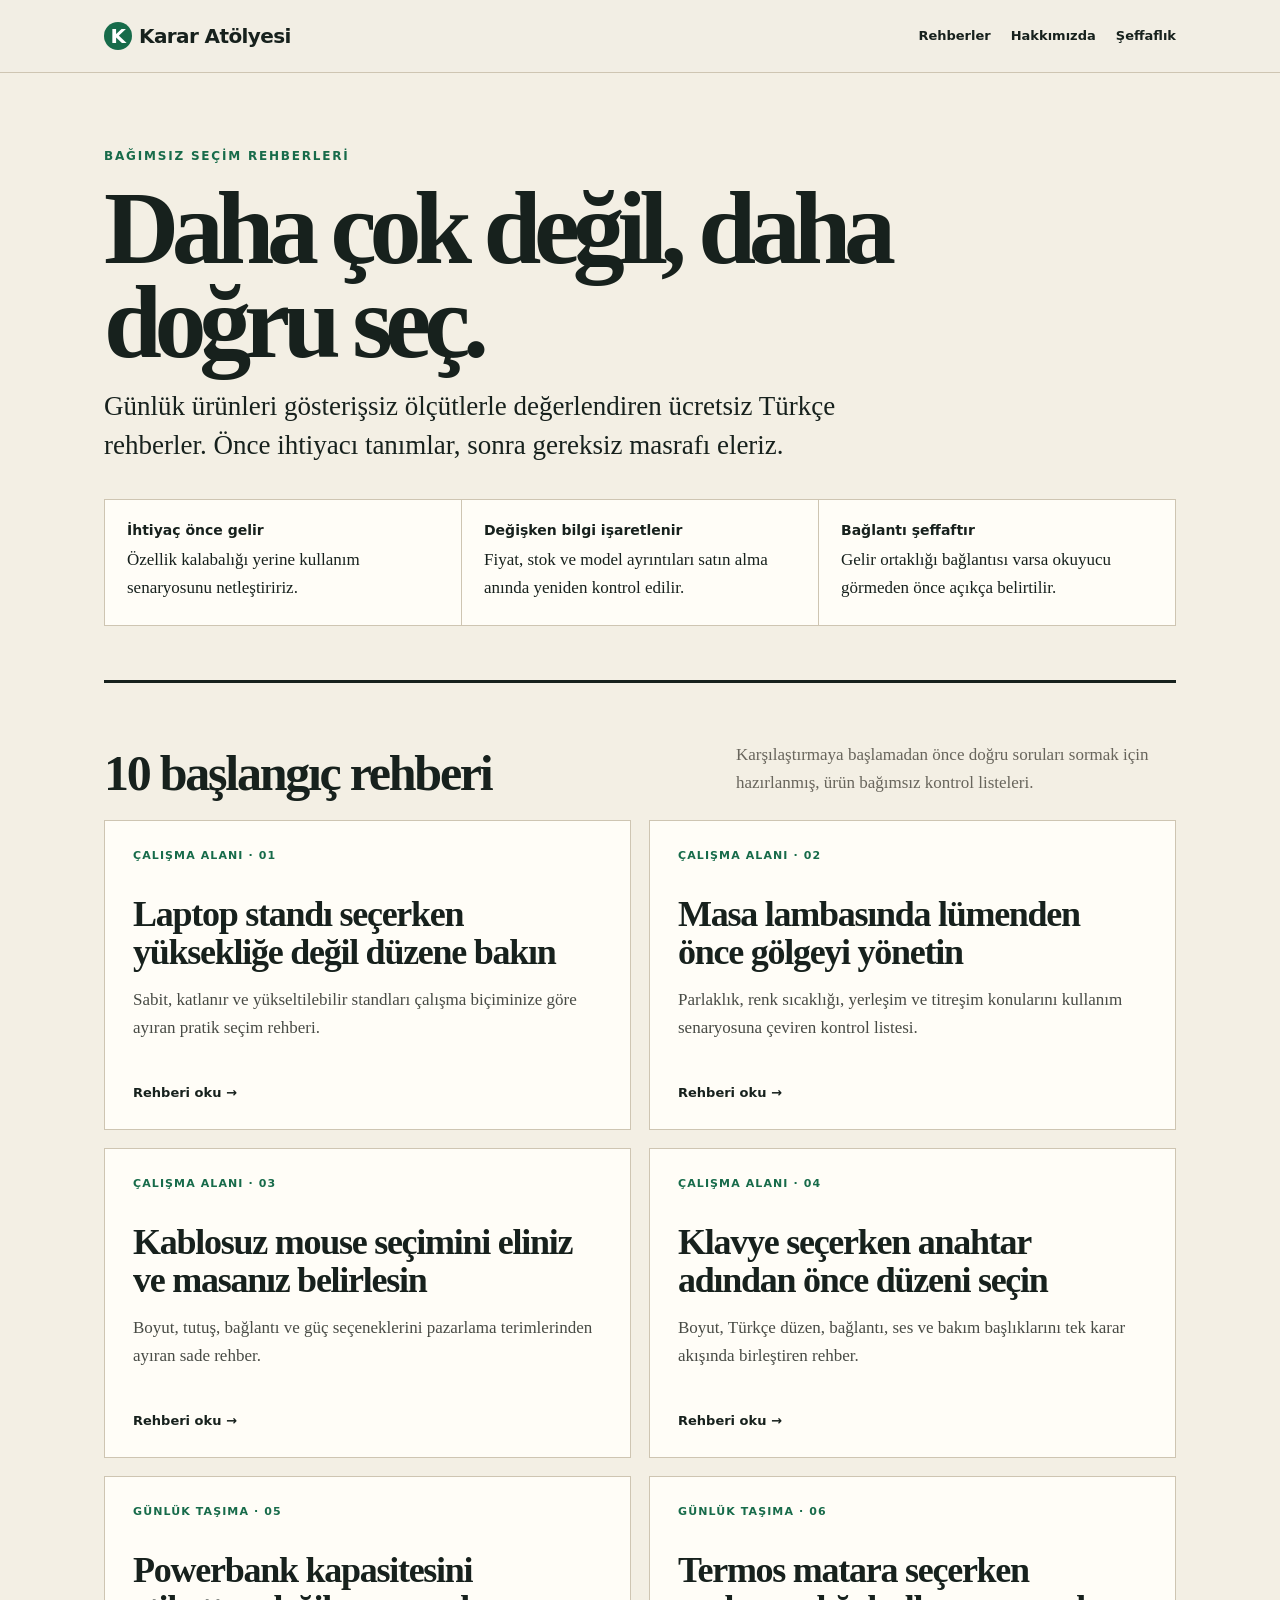
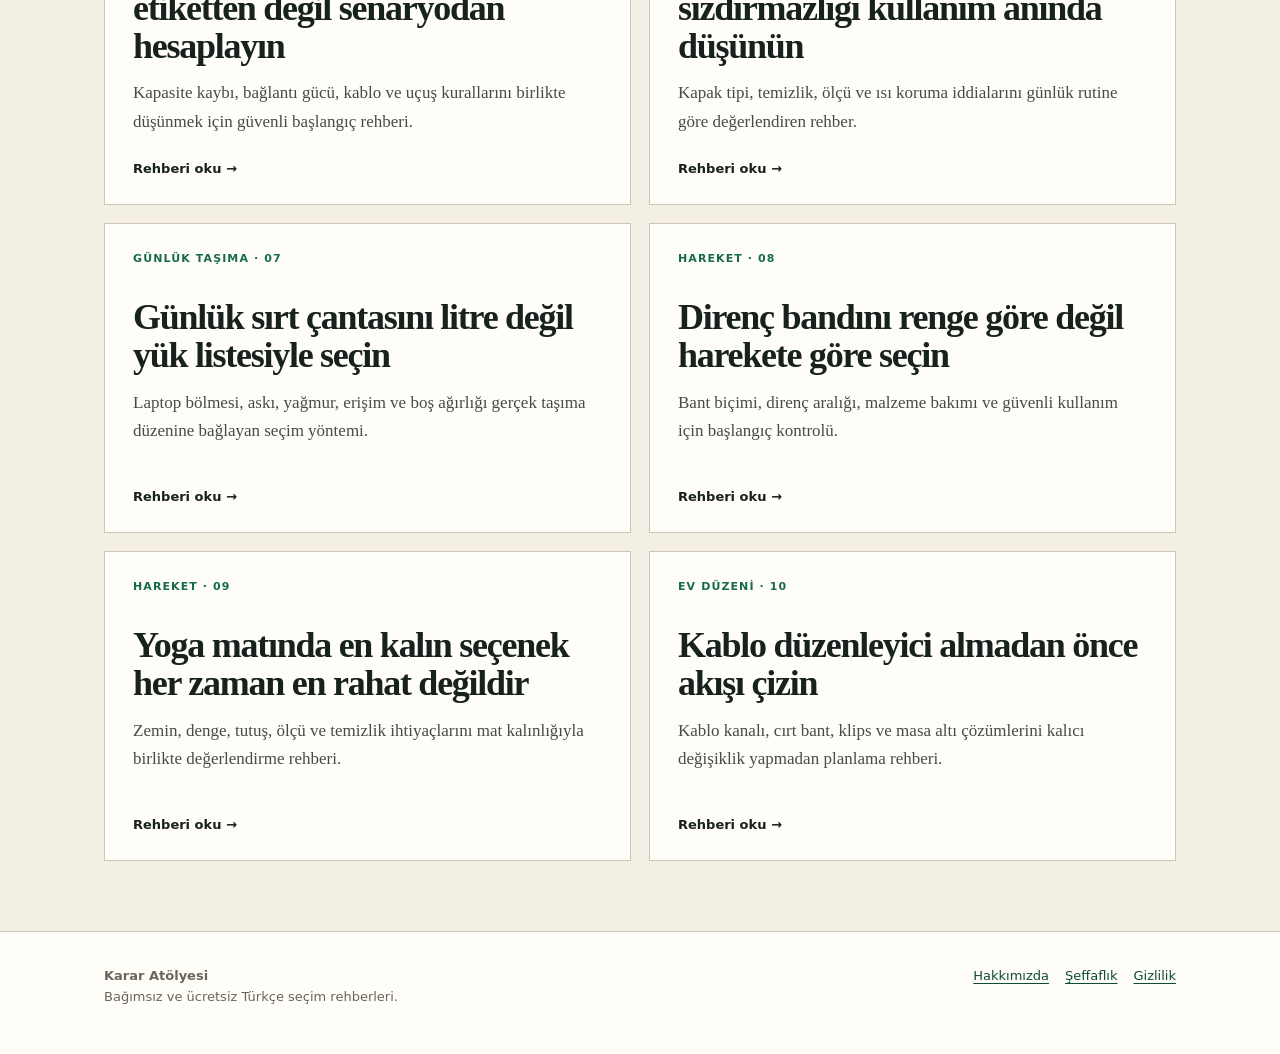
<file: index.html>
<!doctype html>
<html lang="tr">
<head>
  <meta charset="utf-8">
  <meta name="viewport" content="width=device-width, initial-scale=1">
  <meta name="description" content="Günlük ürünler için bağımsız ve ücretsiz Türkçe seçim rehberleri.">
  <meta name="color-scheme" content="light">
  <link rel="canonical" href="https://srqsrtc9kc-lgtm.github.io/karar-atolyesi/">
  <link rel="stylesheet" href="style.css">
  <title>Ana sayfa · Karar Atölyesi</title>
</head>
<body>

<a class="skip" href="#icerik">İçeriğe geç</a>
<header class="topbar"><nav class="nav" aria-label="Ana menü">
  <a class="brand" href="index.html"><span class="brand-mark">K</span>Karar Atölyesi</a>
  <div class="nav-links">
    <a href="index.html#rehberler">Rehberler</a>
    <a href="hakkimizda.html">Hakkımızda</a>
    <a href="seffaflik.html">Şeffaflık</a>
  </div>
</nav></header>

<main id="icerik" class="wrap">
  <section class="hero">
    <div class="eyebrow">Bağımsız seçim rehberleri</div>
    <h1>Daha çok değil, daha doğru seç.</h1>
    <p class="lead">Günlük ürünleri gösterişsiz ölçütlerle değerlendiren ücretsiz Türkçe rehberler. Önce ihtiyacı tanımlar, sonra gereksiz masrafı eleriz.</p>
    <div class="principles" aria-label="Yayın ilkeleri">
      <div class="principle"><strong>İhtiyaç önce gelir</strong>Özellik kalabalığı yerine kullanım senaryosunu netleştiririz.</div>
      <div class="principle"><strong>Değişken bilgi işaretlenir</strong>Fiyat, stok ve model ayrıntıları satın alma anında yeniden kontrol edilir.</div>
      <div class="principle"><strong>Bağlantı şeffaftır</strong>Gelir ortaklığı bağlantısı varsa okuyucu görmeden önce açıkça belirtilir.</div>
    </div>
  </section>
  <section id="rehberler" aria-labelledby="rehber-baslik">
    <div class="section-head"><h2 id="rehber-baslik">10 başlangıç rehberi</h2><p>Karşılaştırmaya başlamadan önce doğru soruları sormak için hazırlanmış, ürün bağımsız kontrol listeleri.</p></div>
    <div class="grid"><a class="card" href="rehberler/laptop-standi-secim-rehberi.html">
  <span class="meta">Çalışma alanı · 01</span>
  <h3>Laptop standı seçerken yüksekliğe değil düzene bakın</h3>
  <p>Sabit, katlanır ve yükseltilebilir standları çalışma biçiminize göre ayıran pratik seçim rehberi.</p>
  <span class="read">Rehberi oku →</span>
</a>
<a class="card" href="rehberler/masa-lambasi-secim-rehberi.html">
  <span class="meta">Çalışma alanı · 02</span>
  <h3>Masa lambasında lümenden önce gölgeyi yönetin</h3>
  <p>Parlaklık, renk sıcaklığı, yerleşim ve titreşim konularını kullanım senaryosuna çeviren kontrol listesi.</p>
  <span class="read">Rehberi oku →</span>
</a>
<a class="card" href="rehberler/kablosuz-mouse-secim-rehberi.html">
  <span class="meta">Çalışma alanı · 03</span>
  <h3>Kablosuz mouse seçimini eliniz ve masanız belirlesin</h3>
  <p>Boyut, tutuş, bağlantı ve güç seçeneklerini pazarlama terimlerinden ayıran sade rehber.</p>
  <span class="read">Rehberi oku →</span>
</a>
<a class="card" href="rehberler/klavye-secim-rehberi.html">
  <span class="meta">Çalışma alanı · 04</span>
  <h3>Klavye seçerken anahtar adından önce düzeni seçin</h3>
  <p>Boyut, Türkçe düzen, bağlantı, ses ve bakım başlıklarını tek karar akışında birleştiren rehber.</p>
  <span class="read">Rehberi oku →</span>
</a>
<a class="card" href="rehberler/powerbank-secim-rehberi.html">
  <span class="meta">Günlük taşıma · 05</span>
  <h3>Powerbank kapasitesini etiketten değil senaryodan hesaplayın</h3>
  <p>Kapasite kaybı, bağlantı gücü, kablo ve uçuş kurallarını birlikte düşünmek için güvenli başlangıç rehberi.</p>
  <span class="read">Rehberi oku →</span>
</a>
<a class="card" href="rehberler/termos-matara-secim-rehberi.html">
  <span class="meta">Günlük taşıma · 06</span>
  <h3>Termos matara seçerken sızdırmazlığı kullanım anında düşünün</h3>
  <p>Kapak tipi, temizlik, ölçü ve ısı koruma iddialarını günlük rutine göre değerlendiren rehber.</p>
  <span class="read">Rehberi oku →</span>
</a>
<a class="card" href="rehberler/gunluk-sirt-cantasi-secim-rehberi.html">
  <span class="meta">Günlük taşıma · 07</span>
  <h3>Günlük sırt çantasını litre değil yük listesiyle seçin</h3>
  <p>Laptop bölmesi, askı, yağmur, erişim ve boş ağırlığı gerçek taşıma düzenine bağlayan seçim yöntemi.</p>
  <span class="read">Rehberi oku →</span>
</a>
<a class="card" href="rehberler/direnc-bandi-secim-rehberi.html">
  <span class="meta">Hareket · 08</span>
  <h3>Direnç bandını renge göre değil harekete göre seçin</h3>
  <p>Bant biçimi, direnç aralığı, malzeme bakımı ve güvenli kullanım için başlangıç kontrolü.</p>
  <span class="read">Rehberi oku →</span>
</a>
<a class="card" href="rehberler/yoga-mati-secim-rehberi.html">
  <span class="meta">Hareket · 09</span>
  <h3>Yoga matında en kalın seçenek her zaman en rahat değildir</h3>
  <p>Zemin, denge, tutuş, ölçü ve temizlik ihtiyaçlarını mat kalınlığıyla birlikte değerlendirme rehberi.</p>
  <span class="read">Rehberi oku →</span>
</a>
<a class="card" href="rehberler/kablo-duzenleyici-secim-rehberi.html">
  <span class="meta">Ev düzeni · 10</span>
  <h3>Kablo düzenleyici almadan önce akışı çizin</h3>
  <p>Kablo kanalı, cırt bant, klips ve masa altı çözümlerini kalıcı değişiklik yapmadan planlama rehberi.</p>
  <span class="read">Rehberi oku →</span>
</a></div>
  </section>
</main>

<footer class="footer"><div class="footer-inner">
  <div><strong>Karar Atölyesi</strong><br>Bağımsız ve ücretsiz Türkçe seçim rehberleri.</div>
  <div class="footer-links">
    <a href="hakkimizda.html">Hakkımızda</a>
    <a href="seffaflik.html">Şeffaflık</a>
    <a href="gizlilik.html">Gizlilik</a>
  </div>
</div></footer>
</body>
</html>
</file>
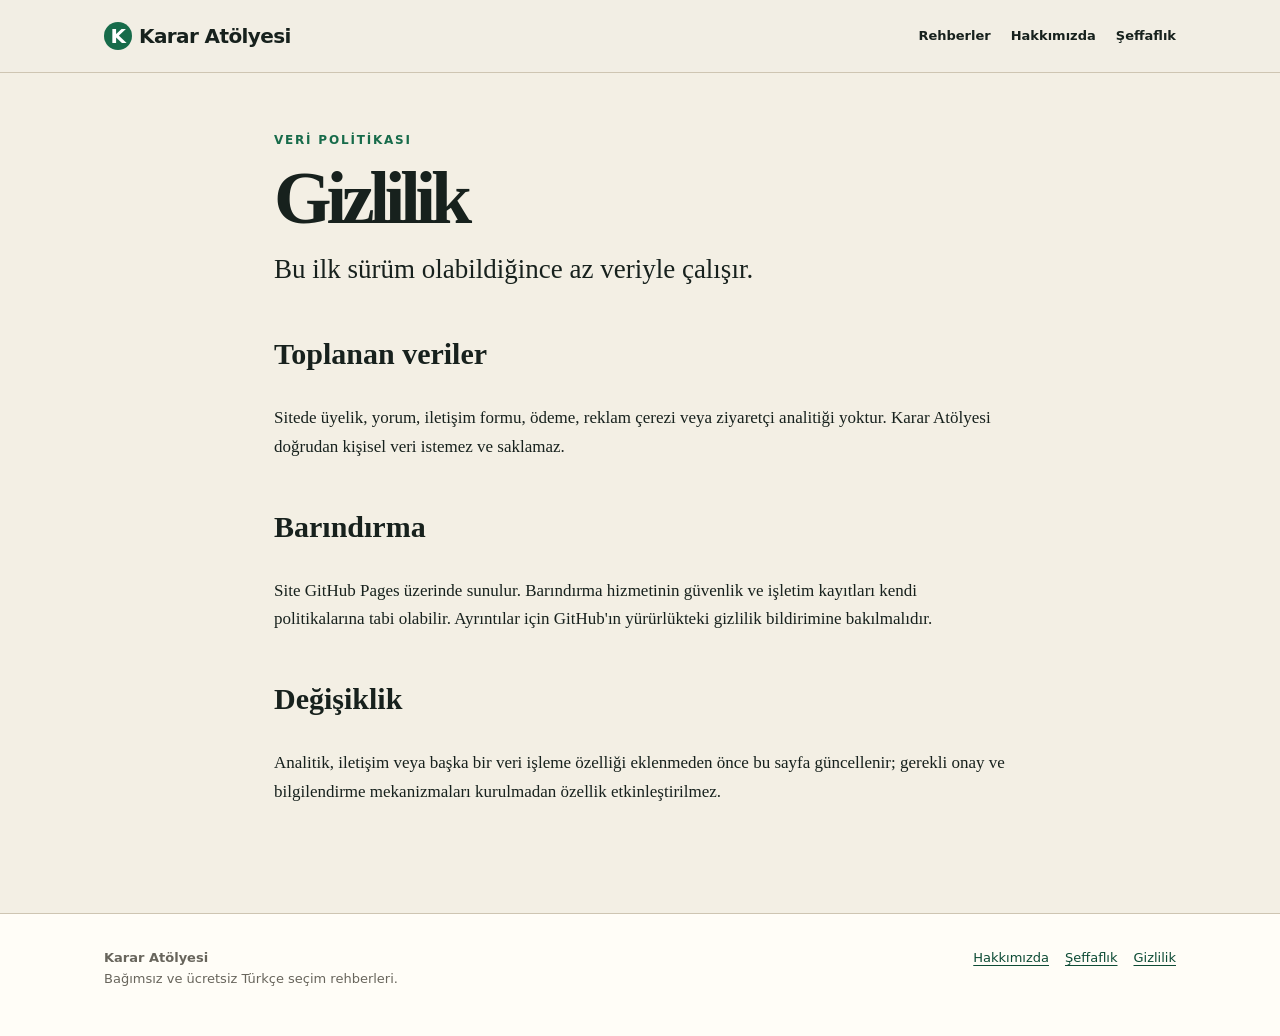
<file: gizlilik.html>
<!doctype html>
<html lang="tr">
<head>
  <meta charset="utf-8">
  <meta name="viewport" content="width=device-width, initial-scale=1">
  <meta name="description" content="Karar Atölyesi veri ve gizlilik yaklaşımı.">
  <meta name="color-scheme" content="light">
  <link rel="canonical" href="https://srqsrtc9kc-lgtm.github.io/karar-atolyesi/gizlilik.html">
  <link rel="stylesheet" href="style.css">
  <title>Gizlilik · Karar Atölyesi</title>
</head>
<body>

<a class="skip" href="#icerik">İçeriğe geç</a>
<header class="topbar"><nav class="nav" aria-label="Ana menü">
  <a class="brand" href="index.html"><span class="brand-mark">K</span>Karar Atölyesi</a>
  <div class="nav-links">
    <a href="index.html#rehberler">Rehberler</a>
    <a href="hakkimizda.html">Hakkımızda</a>
    <a href="seffaflik.html">Şeffaflık</a>
  </div>
</nav></header>
<main id="icerik" class="wrap page"><div class="eyebrow">Veri politikası</div><h1>Gizlilik</h1>
<p class="lead">Bu ilk sürüm olabildiğince az veriyle çalışır.</p>
<h2>Toplanan veriler</h2><p>Sitede üyelik, yorum, iletişim formu, ödeme, reklam çerezi veya ziyaretçi analitiği yoktur. Karar Atölyesi doğrudan kişisel veri istemez ve saklamaz.</p>
<h2>Barındırma</h2><p>Site GitHub Pages üzerinde sunulur. Barındırma hizmetinin güvenlik ve işletim kayıtları kendi politikalarına tabi olabilir. Ayrıntılar için GitHub'ın yürürlükteki gizlilik bildirimine bakılmalıdır.</p>
<h2>Değişiklik</h2><p>Analitik, iletişim veya başka bir veri işleme özelliği eklenmeden önce bu sayfa güncellenir; gerekli onay ve bilgilendirme mekanizmaları kurulmadan özellik etkinleştirilmez.</p></main>

<footer class="footer"><div class="footer-inner">
  <div><strong>Karar Atölyesi</strong><br>Bağımsız ve ücretsiz Türkçe seçim rehberleri.</div>
  <div class="footer-links">
    <a href="hakkimizda.html">Hakkımızda</a>
    <a href="seffaflik.html">Şeffaflık</a>
    <a href="gizlilik.html">Gizlilik</a>
  </div>
</div></footer>
</body>
</html>
</file>
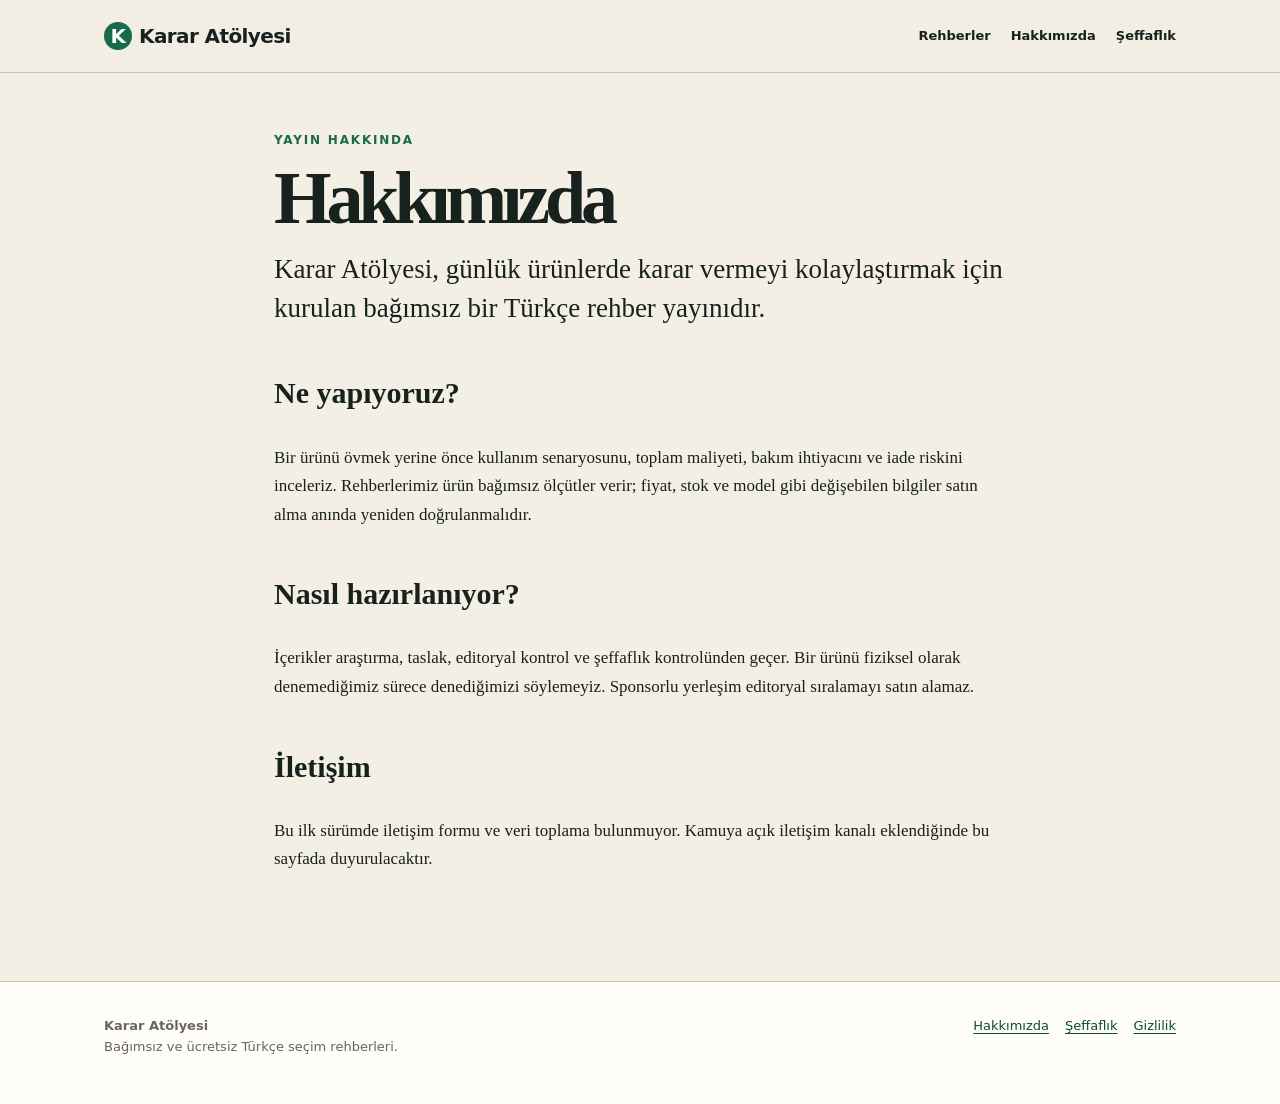
<file: hakkimizda.html>
<!doctype html>
<html lang="tr">
<head>
  <meta charset="utf-8">
  <meta name="viewport" content="width=device-width, initial-scale=1">
  <meta name="description" content="Karar Atölyesi&#x27;nin amacı ve yayın yöntemi.">
  <meta name="color-scheme" content="light">
  <link rel="canonical" href="https://srqsrtc9kc-lgtm.github.io/karar-atolyesi/hakkimizda.html">
  <link rel="stylesheet" href="style.css">
  <title>Hakkımızda · Karar Atölyesi</title>
</head>
<body>

<a class="skip" href="#icerik">İçeriğe geç</a>
<header class="topbar"><nav class="nav" aria-label="Ana menü">
  <a class="brand" href="index.html"><span class="brand-mark">K</span>Karar Atölyesi</a>
  <div class="nav-links">
    <a href="index.html#rehberler">Rehberler</a>
    <a href="hakkimizda.html">Hakkımızda</a>
    <a href="seffaflik.html">Şeffaflık</a>
  </div>
</nav></header>
<main id="icerik" class="wrap page"><div class="eyebrow">Yayın hakkında</div><h1>Hakkımızda</h1>
<p class="lead">Karar Atölyesi, günlük ürünlerde karar vermeyi kolaylaştırmak için kurulan bağımsız bir Türkçe rehber yayınıdır.</p>
<h2>Ne yapıyoruz?</h2><p>Bir ürünü övmek yerine önce kullanım senaryosunu, toplam maliyeti, bakım ihtiyacını ve iade riskini inceleriz. Rehberlerimiz ürün bağımsız ölçütler verir; fiyat, stok ve model gibi değişebilen bilgiler satın alma anında yeniden doğrulanmalıdır.</p>
<h2>Nasıl hazırlanıyor?</h2><p>İçerikler araştırma, taslak, editoryal kontrol ve şeffaflık kontrolünden geçer. Bir ürünü fiziksel olarak denemediğimiz sürece denediğimizi söylemeyiz. Sponsorlu yerleşim editoryal sıralamayı satın alamaz.</p>
<h2>İletişim</h2><p>Bu ilk sürümde iletişim formu ve veri toplama bulunmuyor. Kamuya açık iletişim kanalı eklendiğinde bu sayfada duyurulacaktır.</p></main>

<footer class="footer"><div class="footer-inner">
  <div><strong>Karar Atölyesi</strong><br>Bağımsız ve ücretsiz Türkçe seçim rehberleri.</div>
  <div class="footer-links">
    <a href="hakkimizda.html">Hakkımızda</a>
    <a href="seffaflik.html">Şeffaflık</a>
    <a href="gizlilik.html">Gizlilik</a>
  </div>
</div></footer>
</body>
</html>
</file>
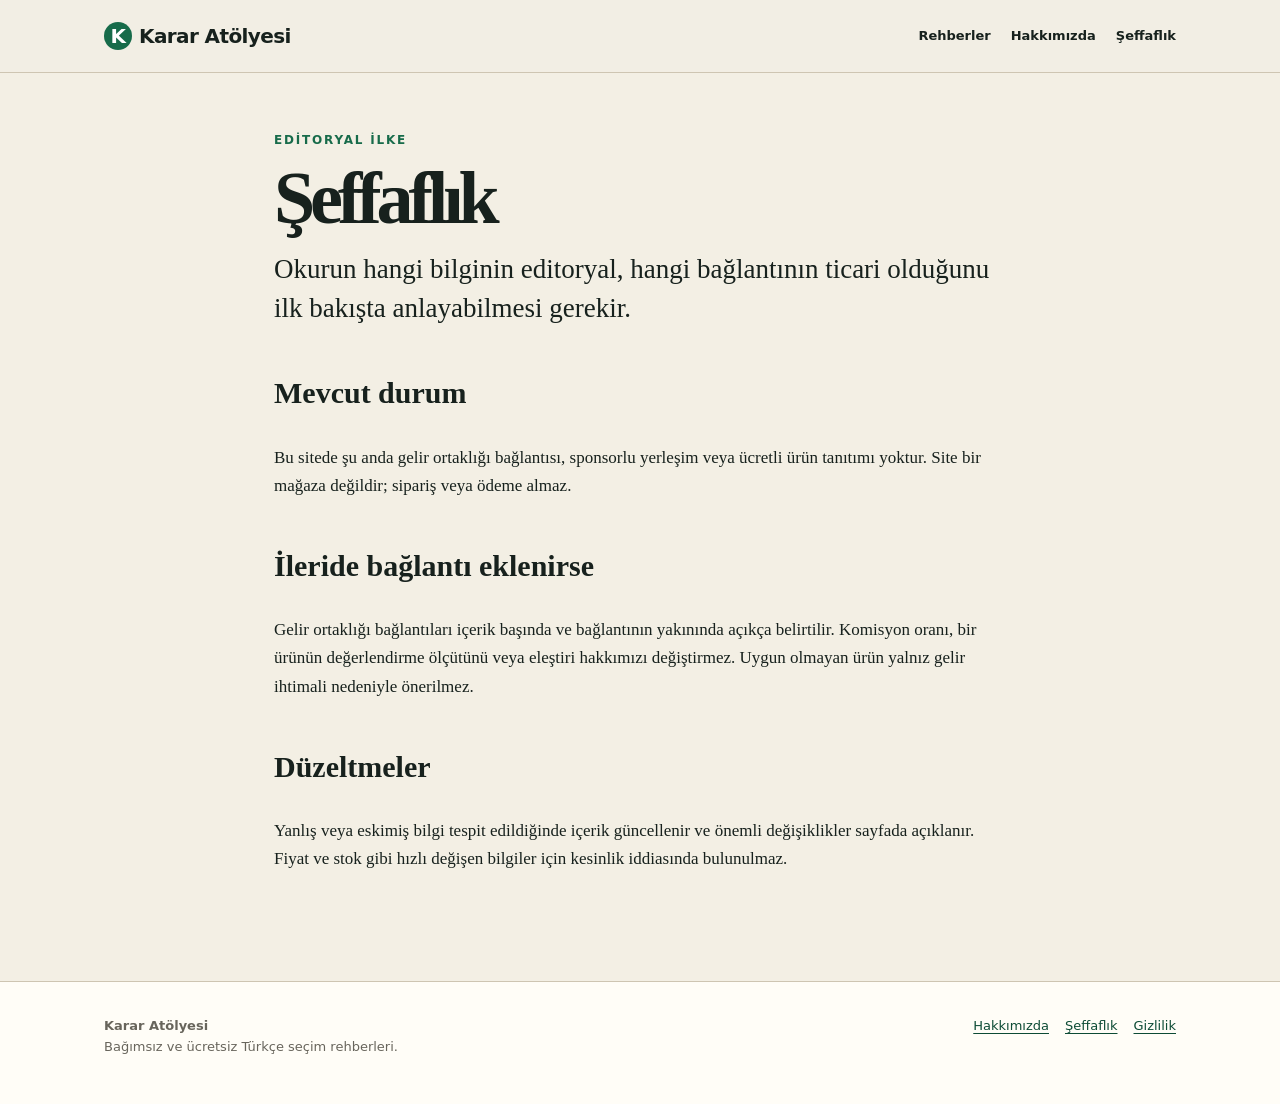
<file: seffaflik.html>
<!doctype html>
<html lang="tr">
<head>
  <meta charset="utf-8">
  <meta name="viewport" content="width=device-width, initial-scale=1">
  <meta name="description" content="Karar Atölyesi gelir ortaklığı ve editoryal bağımsızlık ilkeleri.">
  <meta name="color-scheme" content="light">
  <link rel="canonical" href="https://srqsrtc9kc-lgtm.github.io/karar-atolyesi/seffaflik.html">
  <link rel="stylesheet" href="style.css">
  <title>Şeffaflık · Karar Atölyesi</title>
</head>
<body>

<a class="skip" href="#icerik">İçeriğe geç</a>
<header class="topbar"><nav class="nav" aria-label="Ana menü">
  <a class="brand" href="index.html"><span class="brand-mark">K</span>Karar Atölyesi</a>
  <div class="nav-links">
    <a href="index.html#rehberler">Rehberler</a>
    <a href="hakkimizda.html">Hakkımızda</a>
    <a href="seffaflik.html">Şeffaflık</a>
  </div>
</nav></header>
<main id="icerik" class="wrap page"><div class="eyebrow">Editoryal ilke</div><h1>Şeffaflık</h1>
<p class="lead">Okurun hangi bilginin editoryal, hangi bağlantının ticari olduğunu ilk bakışta anlayabilmesi gerekir.</p>
<h2>Mevcut durum</h2><p>Bu sitede şu anda gelir ortaklığı bağlantısı, sponsorlu yerleşim veya ücretli ürün tanıtımı yoktur. Site bir mağaza değildir; sipariş veya ödeme almaz.</p>
<h2>İleride bağlantı eklenirse</h2><p>Gelir ortaklığı bağlantıları içerik başında ve bağlantının yakınında açıkça belirtilir. Komisyon oranı, bir ürünün değerlendirme ölçütünü veya eleştiri hakkımızı değiştirmez. Uygun olmayan ürün yalnız gelir ihtimali nedeniyle önerilmez.</p>
<h2>Düzeltmeler</h2><p>Yanlış veya eskimiş bilgi tespit edildiğinde içerik güncellenir ve önemli değişiklikler sayfada açıklanır. Fiyat ve stok gibi hızlı değişen bilgiler için kesinlik iddiasında bulunulmaz.</p></main>

<footer class="footer"><div class="footer-inner">
  <div><strong>Karar Atölyesi</strong><br>Bağımsız ve ücretsiz Türkçe seçim rehberleri.</div>
  <div class="footer-links">
    <a href="hakkimizda.html">Hakkımızda</a>
    <a href="seffaflik.html">Şeffaflık</a>
    <a href="gizlilik.html">Gizlilik</a>
  </div>
</div></footer>
</body>
</html>
</file>
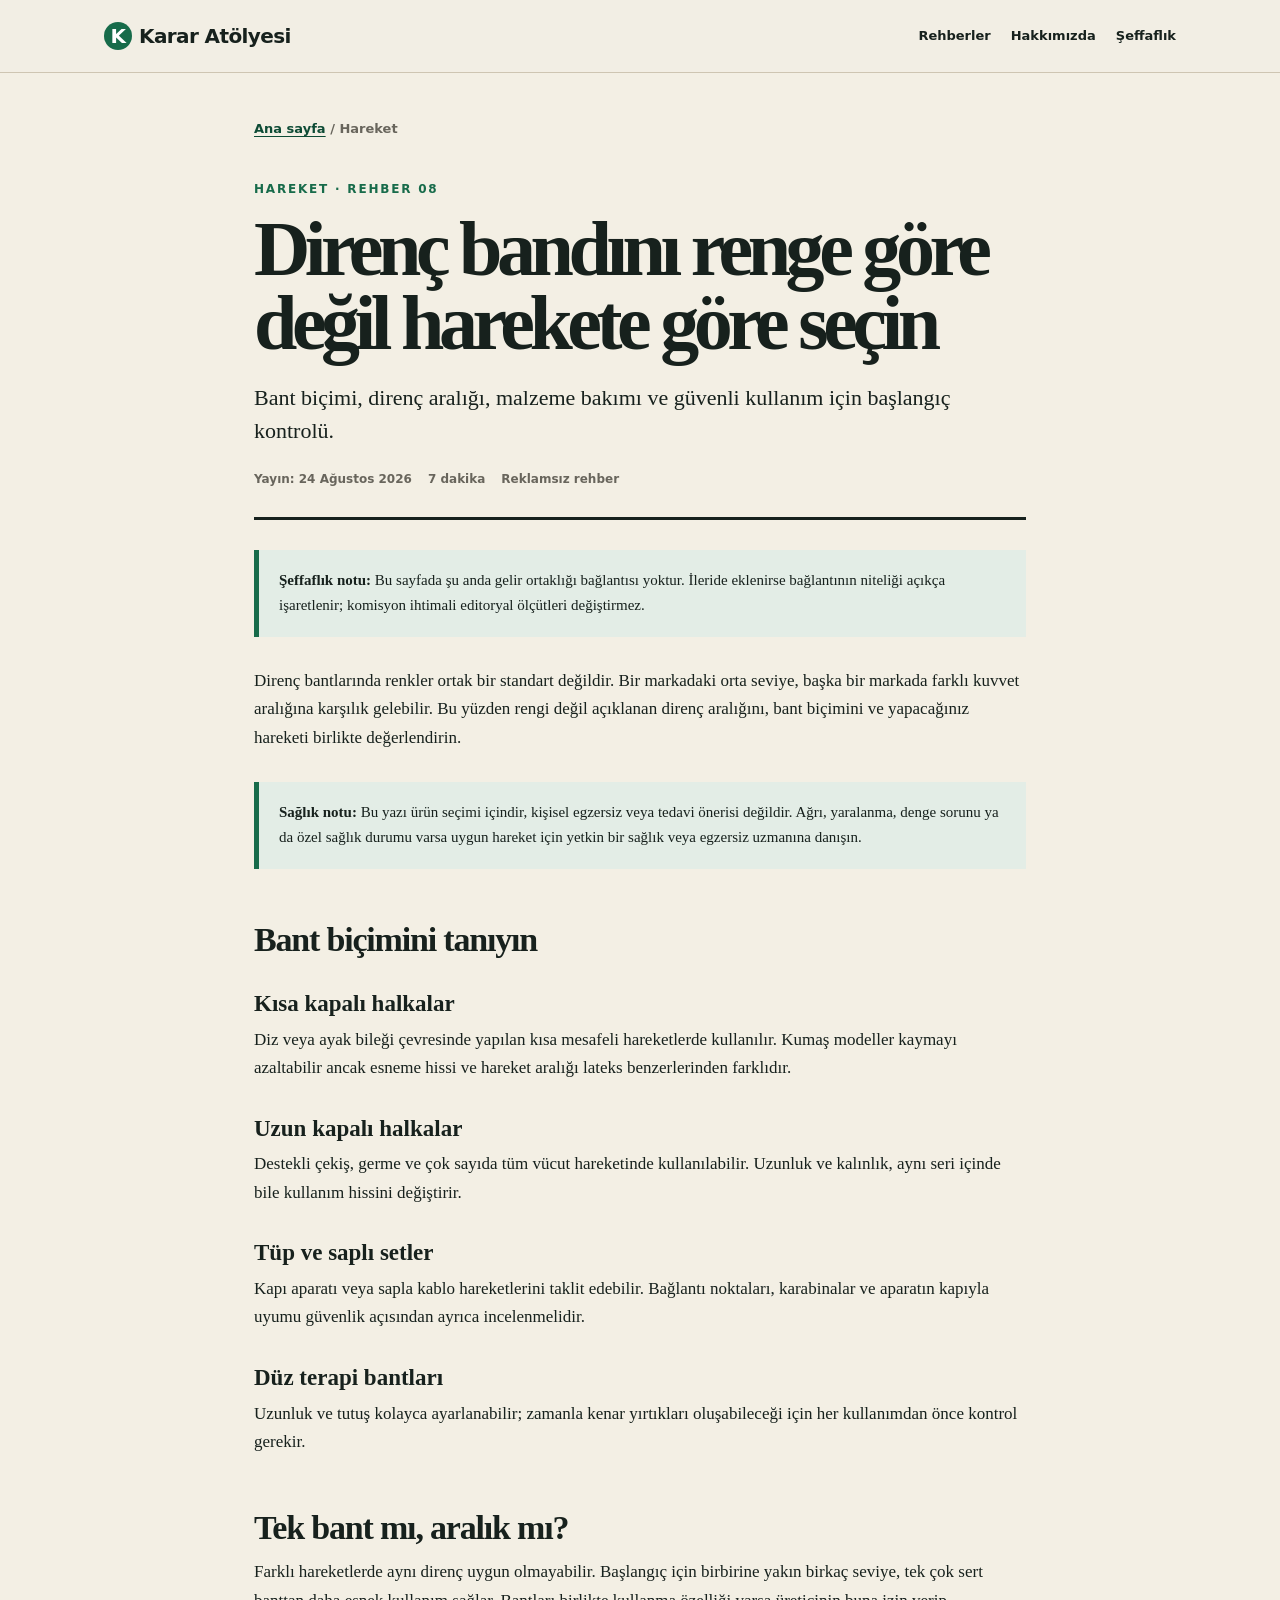
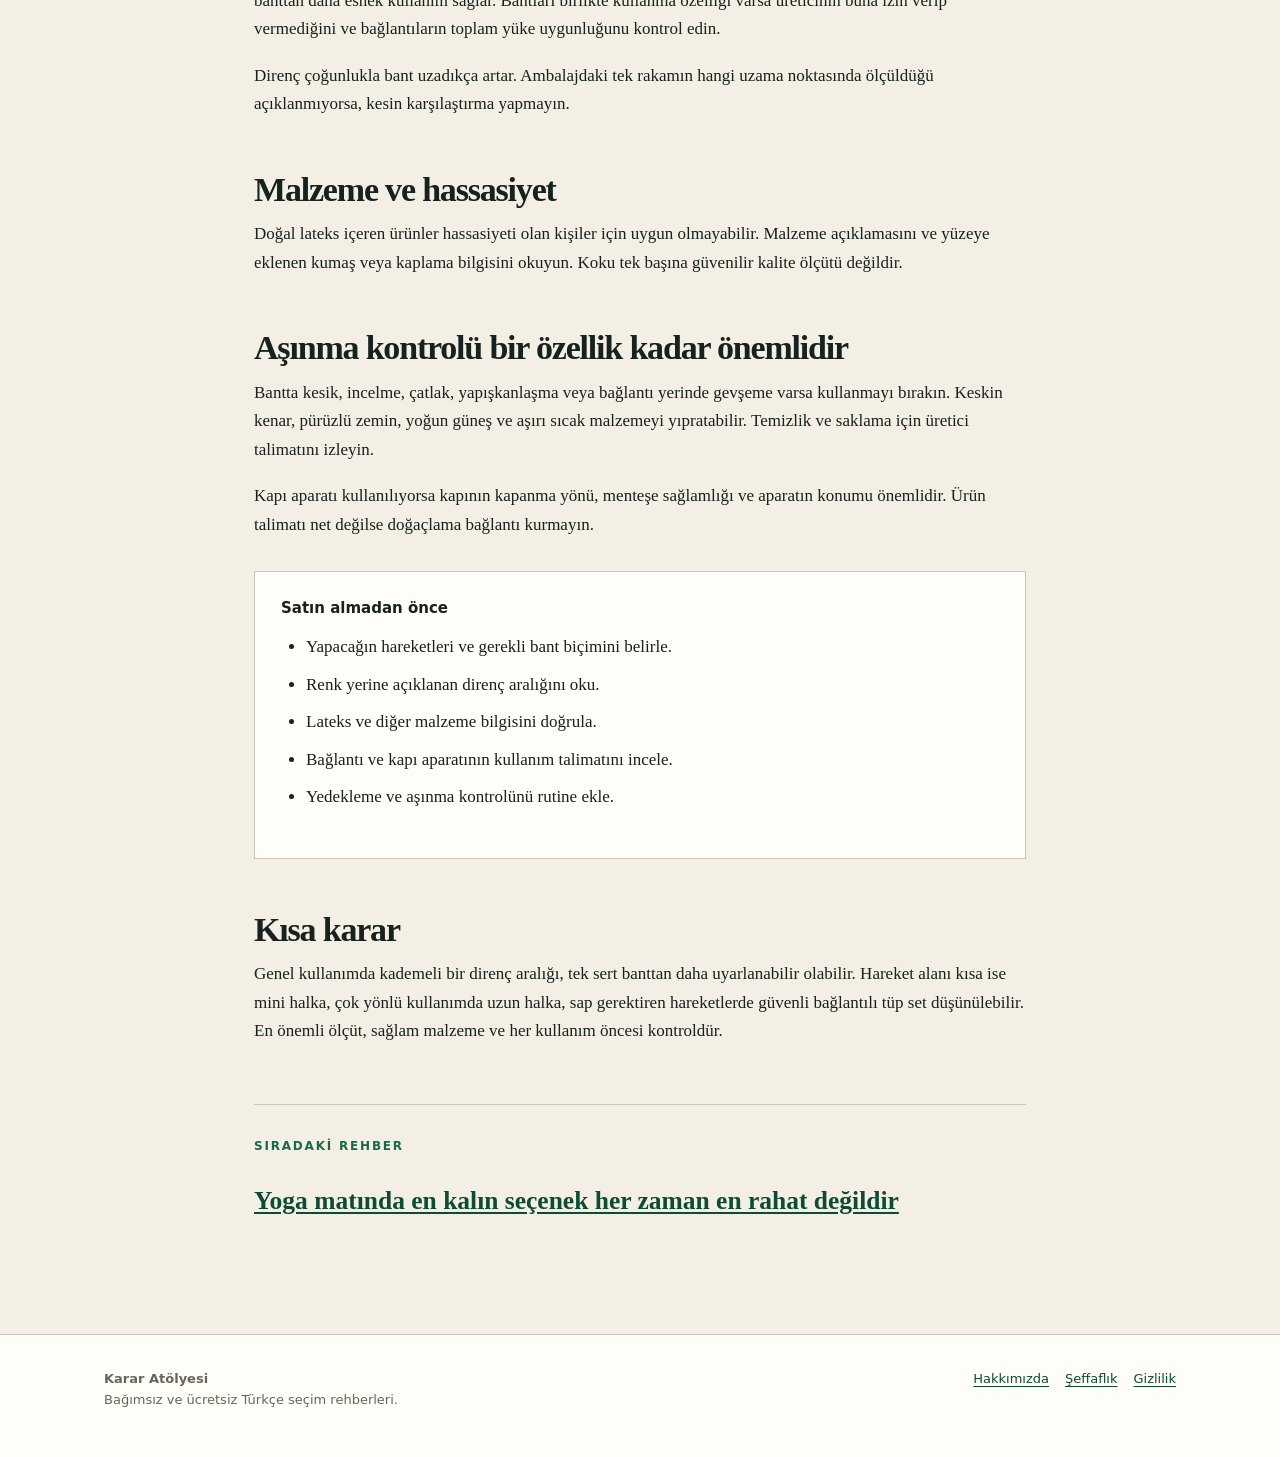
<file: rehberler/direnc-bandi-secim-rehberi.html>
<!doctype html>
<html lang="tr">
<head>
  <meta charset="utf-8">
  <meta name="viewport" content="width=device-width, initial-scale=1">
  <meta name="description" content="Bant biçimi, direnç aralığı, malzeme bakımı ve güvenli kullanım için başlangıç kontrolü.">
  <meta name="color-scheme" content="light">
  <link rel="canonical" href="https://srqsrtc9kc-lgtm.github.io/karar-atolyesi/rehberler/direnc-bandi-secim-rehberi.html">
  <link rel="stylesheet" href="../style.css">
  <title>Direnç bandını renge göre değil harekete göre seçin · Karar Atölyesi</title>
</head>
<body>

<a class="skip" href="#icerik">İçeriğe geç</a>
<header class="topbar"><nav class="nav" aria-label="Ana menü">
  <a class="brand" href="../index.html"><span class="brand-mark">K</span>Karar Atölyesi</a>
  <div class="nav-links">
    <a href="../index.html#rehberler">Rehberler</a>
    <a href="../hakkimizda.html">Hakkımızda</a>
    <a href="../seffaflik.html">Şeffaflık</a>
  </div>
</nav></header>

<main id="icerik" class="article-shell">
  <div class="crumbs"><a href="../index.html">Ana sayfa</a> / Hareket</div>
  <header class="article-head">
    <div class="eyebrow">Hareket · Rehber 08</div>
    <h1>Direnç bandını renge göre değil harekete göre seçin</h1>
    <p class="summary">Bant biçimi, direnç aralığı, malzeme bakımı ve güvenli kullanım için başlangıç kontrolü.</p>
    <div class="article-meta"><span>Yayın: 24 Ağustos 2026</span><span>7 dakika</span><span>Reklamsız rehber</span></div>
  </header>
  <aside class="notice"><strong>Şeffaflık notu:</strong> Bu sayfada şu anda gelir ortaklığı bağlantısı yoktur. İleride eklenirse bağlantının niteliği açıkça işaretlenir; komisyon ihtimali editoryal ölçütleri değiştirmez.</aside>
  <article class="article-body">
<p>Direnç bantlarında renkler ortak bir standart değildir. Bir markadaki orta seviye, başka bir markada farklı kuvvet aralığına karşılık gelebilir. Bu yüzden rengi değil açıklanan direnç aralığını, bant biçimini ve yapacağınız hareketi birlikte değerlendirin.</p>
<aside class="notice"><strong>Sağlık notu:</strong> Bu yazı ürün seçimi içindir, kişisel egzersiz veya tedavi önerisi değildir. Ağrı, yaralanma, denge sorunu ya da özel sağlık durumu varsa uygun hareket için yetkin bir sağlık veya egzersiz uzmanına danışın.</aside>
<h2>Bant biçimini tanıyın</h2>
<h3>Kısa kapalı halkalar</h3><p>Diz veya ayak bileği çevresinde yapılan kısa mesafeli hareketlerde kullanılır. Kumaş modeller kaymayı azaltabilir ancak esneme hissi ve hareket aralığı lateks benzerlerinden farklıdır.</p>
<h3>Uzun kapalı halkalar</h3><p>Destekli çekiş, germe ve çok sayıda tüm vücut hareketinde kullanılabilir. Uzunluk ve kalınlık, aynı seri içinde bile kullanım hissini değiştirir.</p>
<h3>Tüp ve saplı setler</h3><p>Kapı aparatı veya sapla kablo hareketlerini taklit edebilir. Bağlantı noktaları, karabinalar ve aparatın kapıyla uyumu güvenlik açısından ayrıca incelenmelidir.</p>
<h3>Düz terapi bantları</h3><p>Uzunluk ve tutuş kolayca ayarlanabilir; zamanla kenar yırtıkları oluşabileceği için her kullanımdan önce kontrol gerekir.</p>
<h2>Tek bant mı, aralık mı?</h2>
<p>Farklı hareketlerde aynı direnç uygun olmayabilir. Başlangıç için birbirine yakın birkaç seviye, tek çok sert banttan daha esnek kullanım sağlar. Bantları birlikte kullanma özelliği varsa üreticinin buna izin verip vermediğini ve bağlantıların toplam yüke uygunluğunu kontrol edin.</p>
<p>Direnç çoğunlukla bant uzadıkça artar. Ambalajdaki tek rakamın hangi uzama noktasında ölçüldüğü açıklanmıyorsa, kesin karşılaştırma yapmayın.</p>
<h2>Malzeme ve hassasiyet</h2>
<p>Doğal lateks içeren ürünler hassasiyeti olan kişiler için uygun olmayabilir. Malzeme açıklamasını ve yüzeye eklenen kumaş veya kaplama bilgisini okuyun. Koku tek başına güvenilir kalite ölçütü değildir.</p>
<h2>Aşınma kontrolü bir özellik kadar önemlidir</h2>
<p>Bantta kesik, incelme, çatlak, yapışkanlaşma veya bağlantı yerinde gevşeme varsa kullanmayı bırakın. Keskin kenar, pürüzlü zemin, yoğun güneş ve aşırı sıcak malzemeyi yıpratabilir. Temizlik ve saklama için üretici talimatını izleyin.</p>
<p>Kapı aparatı kullanılıyorsa kapının kapanma yönü, menteşe sağlamlığı ve aparatın konumu önemlidir. Ürün talimatı net değilse doğaçlama bağlantı kurmayın.</p>
<div class="checklist"><strong>Satın almadan önce</strong><ul><li>Yapacağın hareketleri ve gerekli bant biçimini belirle.</li><li>Renk yerine açıklanan direnç aralığını oku.</li><li>Lateks ve diğer malzeme bilgisini doğrula.</li><li>Bağlantı ve kapı aparatının kullanım talimatını incele.</li><li>Yedekleme ve aşınma kontrolünü rutine ekle.</li></ul></div>
<h2>Kısa karar</h2><p>Genel kullanımda kademeli bir direnç aralığı, tek sert banttan daha uyarlanabilir olabilir. Hareket alanı kısa ise mini halka, çok yönlü kullanımda uzun halka, sap gerektiren hareketlerde güvenli bağlantılı tüp set düşünülebilir. En önemli ölçüt, sağlam malzeme ve her kullanım öncesi kontroldür.</p>
</article>
  <div class="next"><span class="eyebrow">Sıradaki rehber</span><h2><a href="yoga-mati-secim-rehberi.html">Yoga matında en kalın seçenek her zaman en rahat değildir</a></h2></div>
</main>

<footer class="footer"><div class="footer-inner">
  <div><strong>Karar Atölyesi</strong><br>Bağımsız ve ücretsiz Türkçe seçim rehberleri.</div>
  <div class="footer-links">
    <a href="../hakkimizda.html">Hakkımızda</a>
    <a href="../seffaflik.html">Şeffaflık</a>
    <a href="../gizlilik.html">Gizlilik</a>
  </div>
</div></footer>
</body>
</html>
</file>
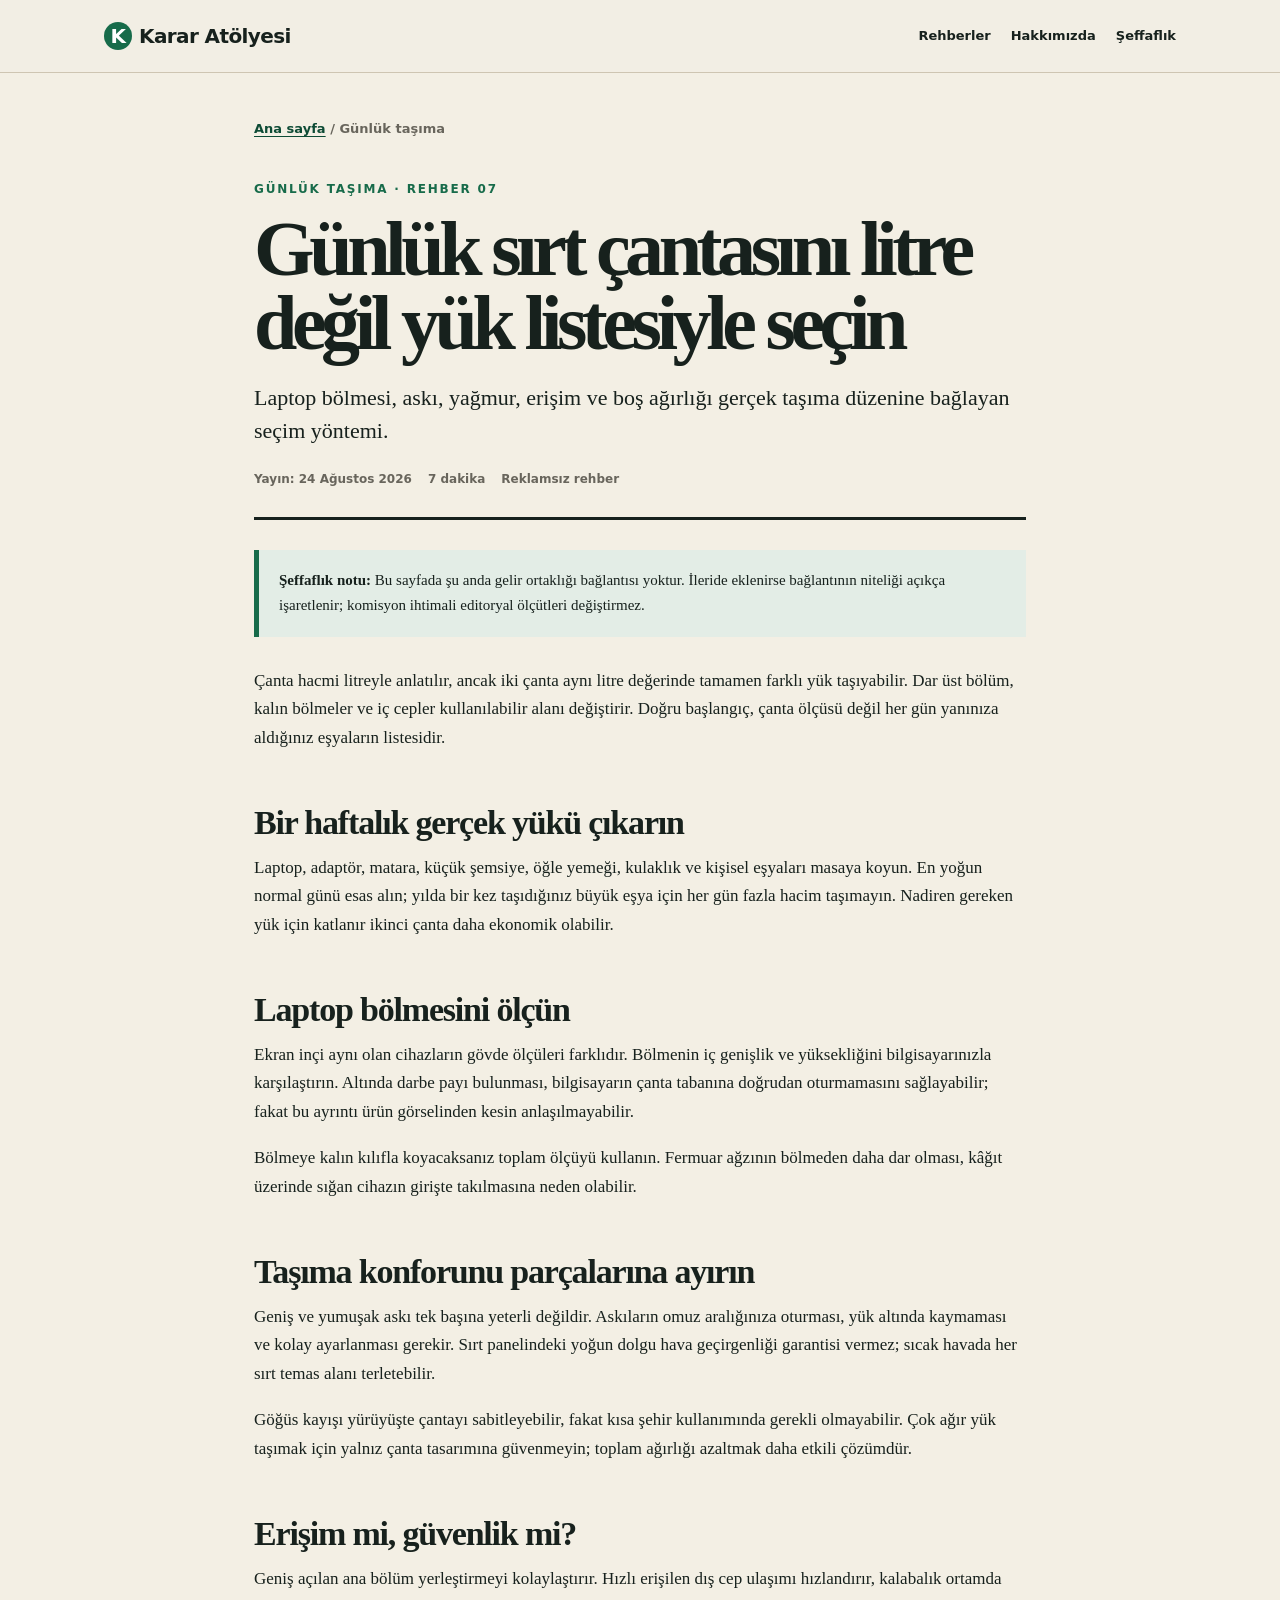
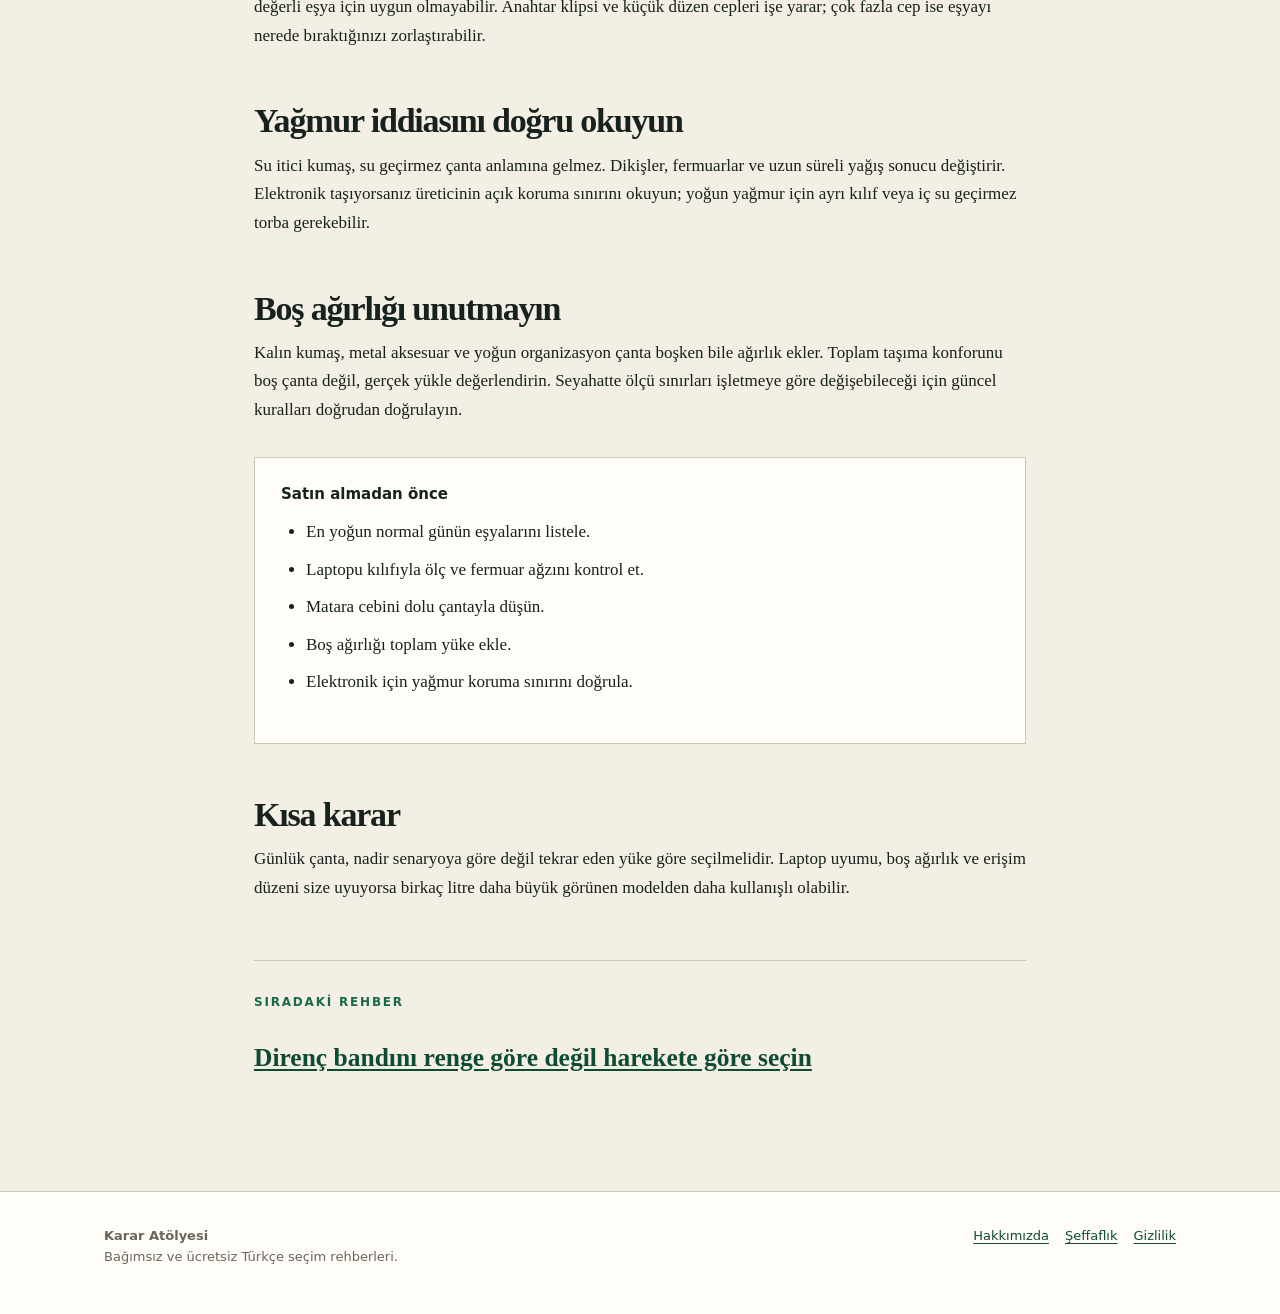
<file: rehberler/gunluk-sirt-cantasi-secim-rehberi.html>
<!doctype html>
<html lang="tr">
<head>
  <meta charset="utf-8">
  <meta name="viewport" content="width=device-width, initial-scale=1">
  <meta name="description" content="Laptop bölmesi, askı, yağmur, erişim ve boş ağırlığı gerçek taşıma düzenine bağlayan seçim yöntemi.">
  <meta name="color-scheme" content="light">
  <link rel="canonical" href="https://srqsrtc9kc-lgtm.github.io/karar-atolyesi/rehberler/gunluk-sirt-cantasi-secim-rehberi.html">
  <link rel="stylesheet" href="../style.css">
  <title>Günlük sırt çantasını litre değil yük listesiyle seçin · Karar Atölyesi</title>
</head>
<body>

<a class="skip" href="#icerik">İçeriğe geç</a>
<header class="topbar"><nav class="nav" aria-label="Ana menü">
  <a class="brand" href="../index.html"><span class="brand-mark">K</span>Karar Atölyesi</a>
  <div class="nav-links">
    <a href="../index.html#rehberler">Rehberler</a>
    <a href="../hakkimizda.html">Hakkımızda</a>
    <a href="../seffaflik.html">Şeffaflık</a>
  </div>
</nav></header>

<main id="icerik" class="article-shell">
  <div class="crumbs"><a href="../index.html">Ana sayfa</a> / Günlük taşıma</div>
  <header class="article-head">
    <div class="eyebrow">Günlük taşıma · Rehber 07</div>
    <h1>Günlük sırt çantasını litre değil yük listesiyle seçin</h1>
    <p class="summary">Laptop bölmesi, askı, yağmur, erişim ve boş ağırlığı gerçek taşıma düzenine bağlayan seçim yöntemi.</p>
    <div class="article-meta"><span>Yayın: 24 Ağustos 2026</span><span>7 dakika</span><span>Reklamsız rehber</span></div>
  </header>
  <aside class="notice"><strong>Şeffaflık notu:</strong> Bu sayfada şu anda gelir ortaklığı bağlantısı yoktur. İleride eklenirse bağlantının niteliği açıkça işaretlenir; komisyon ihtimali editoryal ölçütleri değiştirmez.</aside>
  <article class="article-body">
<p>Çanta hacmi litreyle anlatılır, ancak iki çanta aynı litre değerinde tamamen farklı yük taşıyabilir. Dar üst bölüm, kalın bölmeler ve iç cepler kullanılabilir alanı değiştirir. Doğru başlangıç, çanta ölçüsü değil her gün yanınıza aldığınız eşyaların listesidir.</p>
<h2>Bir haftalık gerçek yükü çıkarın</h2>
<p>Laptop, adaptör, matara, küçük şemsiye, öğle yemeği, kulaklık ve kişisel eşyaları masaya koyun. En yoğun normal günü esas alın; yılda bir kez taşıdığınız büyük eşya için her gün fazla hacim taşımayın. Nadiren gereken yük için katlanır ikinci çanta daha ekonomik olabilir.</p>
<h2>Laptop bölmesini ölçün</h2>
<p>Ekran inçi aynı olan cihazların gövde ölçüleri farklıdır. Bölmenin iç genişlik ve yüksekliğini bilgisayarınızla karşılaştırın. Altında darbe payı bulunması, bilgisayarın çanta tabanına doğrudan oturmamasını sağlayabilir; fakat bu ayrıntı ürün görselinden kesin anlaşılmayabilir.</p>
<p>Bölmeye kalın kılıfla koyacaksanız toplam ölçüyü kullanın. Fermuar ağzının bölmeden daha dar olması, kâğıt üzerinde sığan cihazın girişte takılmasına neden olabilir.</p>
<h2>Taşıma konforunu parçalarına ayırın</h2>
<p>Geniş ve yumuşak askı tek başına yeterli değildir. Askıların omuz aralığınıza oturması, yük altında kaymaması ve kolay ayarlanması gerekir. Sırt panelindeki yoğun dolgu hava geçirgenliği garantisi vermez; sıcak havada her sırt temas alanı terletebilir.</p>
<p>Göğüs kayışı yürüyüşte çantayı sabitleyebilir, fakat kısa şehir kullanımında gerekli olmayabilir. Çok ağır yük taşımak için yalnız çanta tasarımına güvenmeyin; toplam ağırlığı azaltmak daha etkili çözümdür.</p>
<h2>Erişim mi, güvenlik mi?</h2>
<p>Geniş açılan ana bölüm yerleştirmeyi kolaylaştırır. Hızlı erişilen dış cep ulaşımı hızlandırır, kalabalık ortamda değerli eşya için uygun olmayabilir. Anahtar klipsi ve küçük düzen cepleri işe yarar; çok fazla cep ise eşyayı nerede bıraktığınızı zorlaştırabilir.</p>
<h2>Yağmur iddiasını doğru okuyun</h2>
<p>Su itici kumaş, su geçirmez çanta anlamına gelmez. Dikişler, fermuarlar ve uzun süreli yağış sonucu değiştirir. Elektronik taşıyorsanız üreticinin açık koruma sınırını okuyun; yoğun yağmur için ayrı kılıf veya iç su geçirmez torba gerekebilir.</p>
<h2>Boş ağırlığı unutmayın</h2>
<p>Kalın kumaş, metal aksesuar ve yoğun organizasyon çanta boşken bile ağırlık ekler. Toplam taşıma konforunu boş çanta değil, gerçek yükle değerlendirin. Seyahatte ölçü sınırları işletmeye göre değişebileceği için güncel kuralları doğrudan doğrulayın.</p>
<div class="checklist"><strong>Satın almadan önce</strong><ul><li>En yoğun normal günün eşyalarını listele.</li><li>Laptopu kılıfıyla ölç ve fermuar ağzını kontrol et.</li><li>Matara cebini dolu çantayla düşün.</li><li>Boş ağırlığı toplam yüke ekle.</li><li>Elektronik için yağmur koruma sınırını doğrula.</li></ul></div>
<h2>Kısa karar</h2><p>Günlük çanta, nadir senaryoya göre değil tekrar eden yüke göre seçilmelidir. Laptop uyumu, boş ağırlık ve erişim düzeni size uyuyorsa birkaç litre daha büyük görünen modelden daha kullanışlı olabilir.</p>
</article>
  <div class="next"><span class="eyebrow">Sıradaki rehber</span><h2><a href="direnc-bandi-secim-rehberi.html">Direnç bandını renge göre değil harekete göre seçin</a></h2></div>
</main>

<footer class="footer"><div class="footer-inner">
  <div><strong>Karar Atölyesi</strong><br>Bağımsız ve ücretsiz Türkçe seçim rehberleri.</div>
  <div class="footer-links">
    <a href="../hakkimizda.html">Hakkımızda</a>
    <a href="../seffaflik.html">Şeffaflık</a>
    <a href="../gizlilik.html">Gizlilik</a>
  </div>
</div></footer>
</body>
</html>
</file>
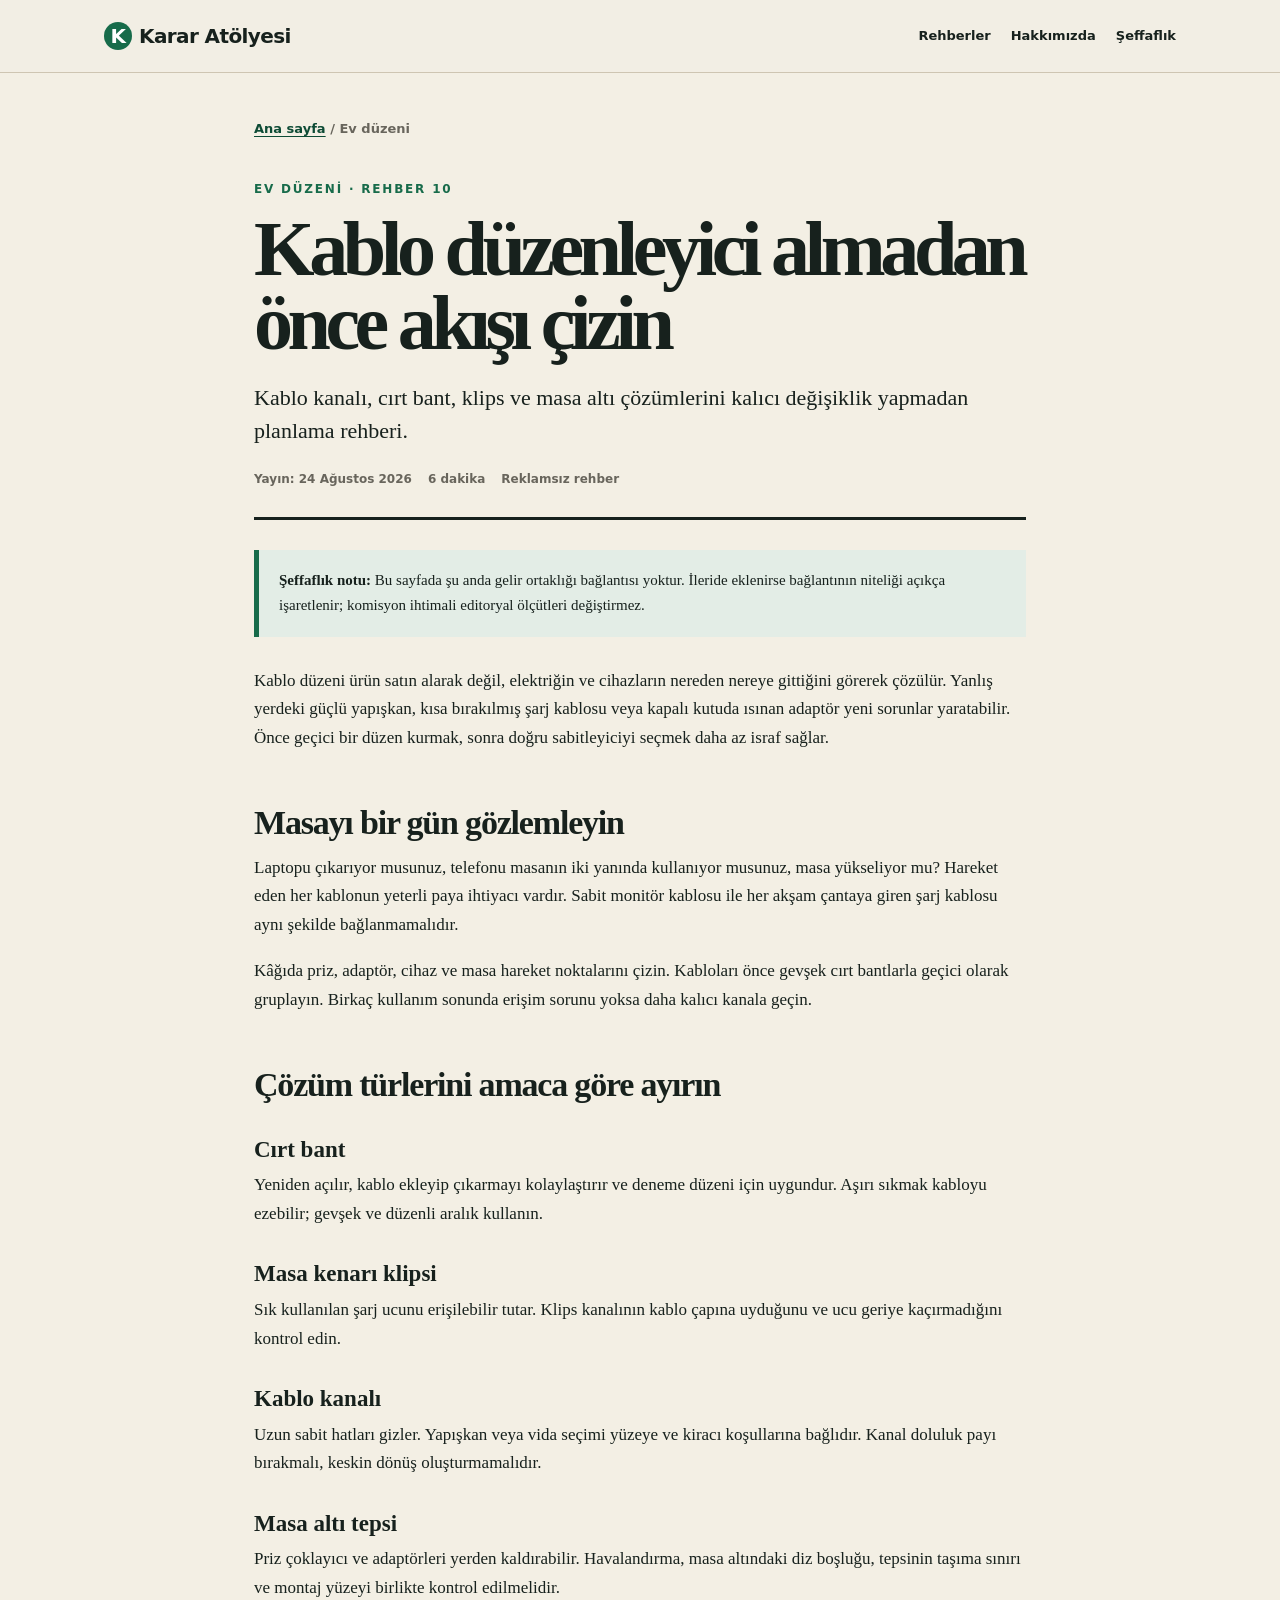
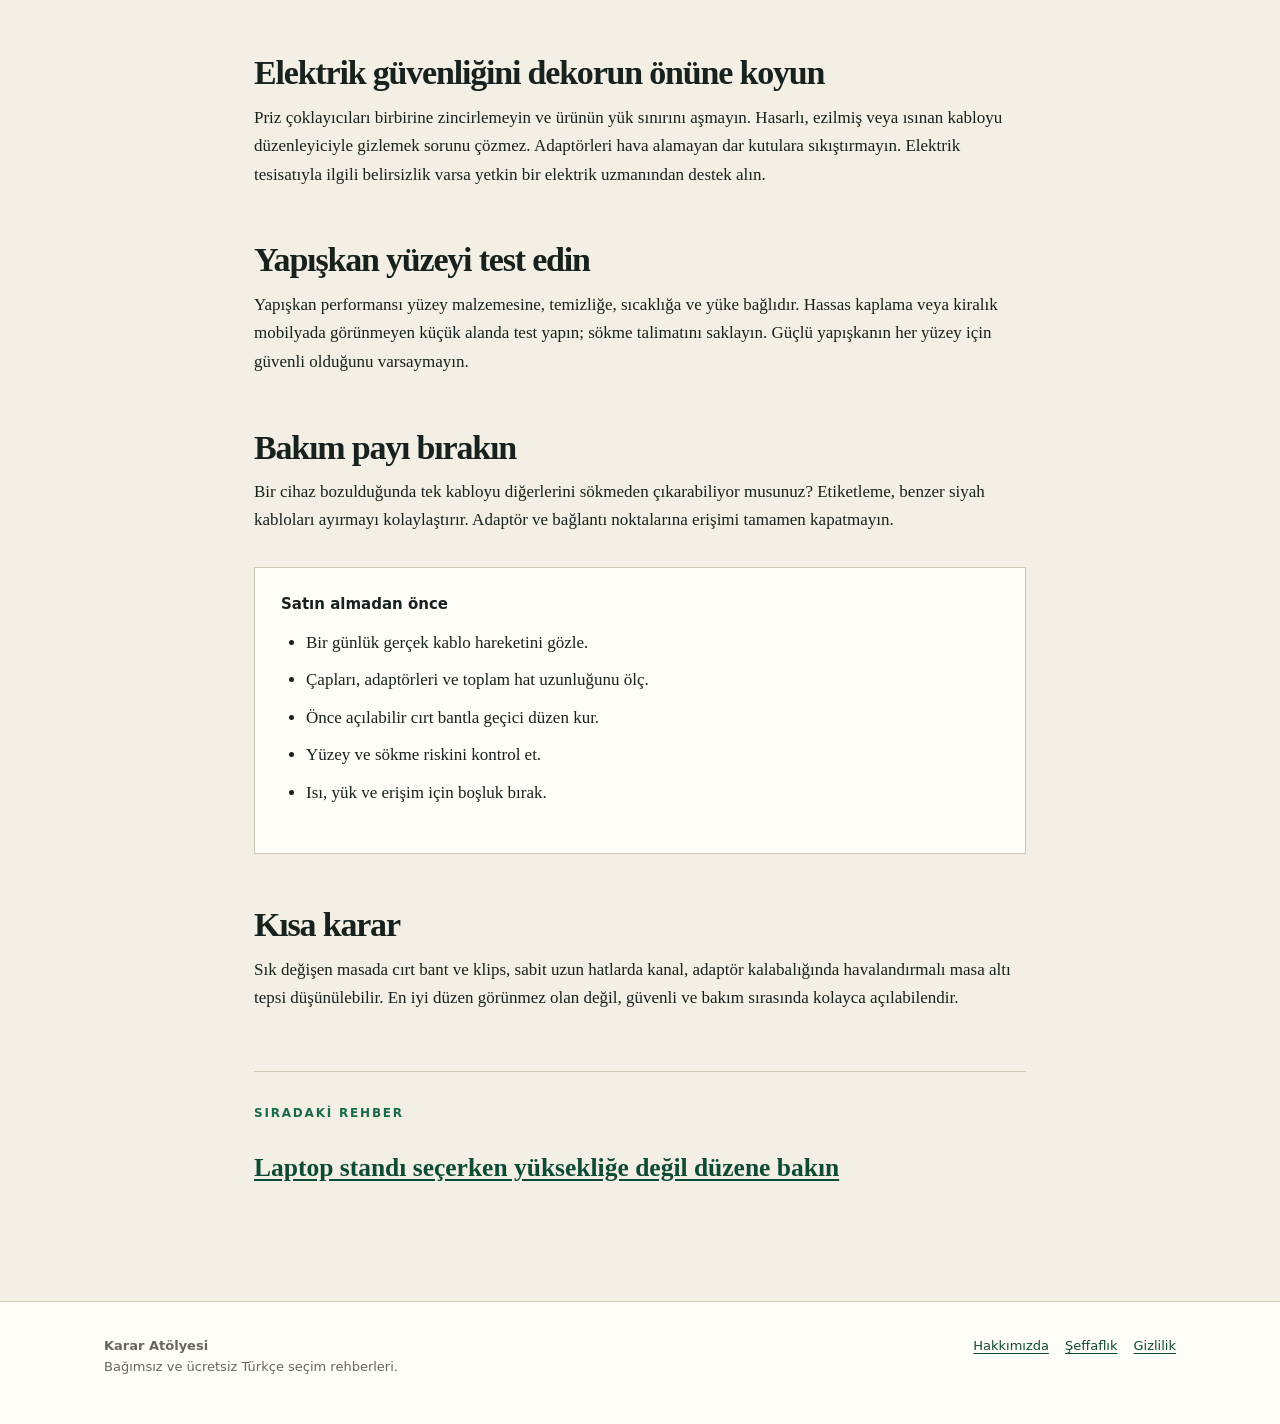
<file: rehberler/kablo-duzenleyici-secim-rehberi.html>
<!doctype html>
<html lang="tr">
<head>
  <meta charset="utf-8">
  <meta name="viewport" content="width=device-width, initial-scale=1">
  <meta name="description" content="Kablo kanalı, cırt bant, klips ve masa altı çözümlerini kalıcı değişiklik yapmadan planlama rehberi.">
  <meta name="color-scheme" content="light">
  <link rel="canonical" href="https://srqsrtc9kc-lgtm.github.io/karar-atolyesi/rehberler/kablo-duzenleyici-secim-rehberi.html">
  <link rel="stylesheet" href="../style.css">
  <title>Kablo düzenleyici almadan önce akışı çizin · Karar Atölyesi</title>
</head>
<body>

<a class="skip" href="#icerik">İçeriğe geç</a>
<header class="topbar"><nav class="nav" aria-label="Ana menü">
  <a class="brand" href="../index.html"><span class="brand-mark">K</span>Karar Atölyesi</a>
  <div class="nav-links">
    <a href="../index.html#rehberler">Rehberler</a>
    <a href="../hakkimizda.html">Hakkımızda</a>
    <a href="../seffaflik.html">Şeffaflık</a>
  </div>
</nav></header>

<main id="icerik" class="article-shell">
  <div class="crumbs"><a href="../index.html">Ana sayfa</a> / Ev düzeni</div>
  <header class="article-head">
    <div class="eyebrow">Ev düzeni · Rehber 10</div>
    <h1>Kablo düzenleyici almadan önce akışı çizin</h1>
    <p class="summary">Kablo kanalı, cırt bant, klips ve masa altı çözümlerini kalıcı değişiklik yapmadan planlama rehberi.</p>
    <div class="article-meta"><span>Yayın: 24 Ağustos 2026</span><span>6 dakika</span><span>Reklamsız rehber</span></div>
  </header>
  <aside class="notice"><strong>Şeffaflık notu:</strong> Bu sayfada şu anda gelir ortaklığı bağlantısı yoktur. İleride eklenirse bağlantının niteliği açıkça işaretlenir; komisyon ihtimali editoryal ölçütleri değiştirmez.</aside>
  <article class="article-body">
<p>Kablo düzeni ürün satın alarak değil, elektriğin ve cihazların nereden nereye gittiğini görerek çözülür. Yanlış yerdeki güçlü yapışkan, kısa bırakılmış şarj kablosu veya kapalı kutuda ısınan adaptör yeni sorunlar yaratabilir. Önce geçici bir düzen kurmak, sonra doğru sabitleyiciyi seçmek daha az israf sağlar.</p>
<h2>Masayı bir gün gözlemleyin</h2>
<p>Laptopu çıkarıyor musunuz, telefonu masanın iki yanında kullanıyor musunuz, masa yükseliyor mu? Hareket eden her kablonun yeterli paya ihtiyacı vardır. Sabit monitör kablosu ile her akşam çantaya giren şarj kablosu aynı şekilde bağlanmamalıdır.</p>
<p>Kâğıda priz, adaptör, cihaz ve masa hareket noktalarını çizin. Kabloları önce gevşek cırt bantlarla geçici olarak gruplayın. Birkaç kullanım sonunda erişim sorunu yoksa daha kalıcı kanala geçin.</p>
<h2>Çözüm türlerini amaca göre ayırın</h2>
<h3>Cırt bant</h3><p>Yeniden açılır, kablo ekleyip çıkarmayı kolaylaştırır ve deneme düzeni için uygundur. Aşırı sıkmak kabloyu ezebilir; gevşek ve düzenli aralık kullanın.</p>
<h3>Masa kenarı klipsi</h3><p>Sık kullanılan şarj ucunu erişilebilir tutar. Klips kanalının kablo çapına uyduğunu ve ucu geriye kaçırmadığını kontrol edin.</p>
<h3>Kablo kanalı</h3><p>Uzun sabit hatları gizler. Yapışkan veya vida seçimi yüzeye ve kiracı koşullarına bağlıdır. Kanal doluluk payı bırakmalı, keskin dönüş oluşturmamalıdır.</p>
<h3>Masa altı tepsi</h3><p>Priz çoklayıcı ve adaptörleri yerden kaldırabilir. Havalandırma, masa altındaki diz boşluğu, tepsinin taşıma sınırı ve montaj yüzeyi birlikte kontrol edilmelidir.</p>
<h2>Elektrik güvenliğini dekorun önüne koyun</h2>
<p>Priz çoklayıcıları birbirine zincirlemeyin ve ürünün yük sınırını aşmayın. Hasarlı, ezilmiş veya ısınan kabloyu düzenleyiciyle gizlemek sorunu çözmez. Adaptörleri hava alamayan dar kutulara sıkıştırmayın. Elektrik tesisatıyla ilgili belirsizlik varsa yetkin bir elektrik uzmanından destek alın.</p>
<h2>Yapışkan yüzeyi test edin</h2>
<p>Yapışkan performansı yüzey malzemesine, temizliğe, sıcaklığa ve yüke bağlıdır. Hassas kaplama veya kiralık mobilyada görünmeyen küçük alanda test yapın; sökme talimatını saklayın. Güçlü yapışkanın her yüzey için güvenli olduğunu varsaymayın.</p>
<h2>Bakım payı bırakın</h2>
<p>Bir cihaz bozulduğunda tek kabloyu diğerlerini sökmeden çıkarabiliyor musunuz? Etiketleme, benzer siyah kabloları ayırmayı kolaylaştırır. Adaptör ve bağlantı noktalarına erişimi tamamen kapatmayın.</p>
<div class="checklist"><strong>Satın almadan önce</strong><ul><li>Bir günlük gerçek kablo hareketini gözle.</li><li>Çapları, adaptörleri ve toplam hat uzunluğunu ölç.</li><li>Önce açılabilir cırt bantla geçici düzen kur.</li><li>Yüzey ve sökme riskini kontrol et.</li><li>Isı, yük ve erişim için boşluk bırak.</li></ul></div>
<h2>Kısa karar</h2><p>Sık değişen masada cırt bant ve klips, sabit uzun hatlarda kanal, adaptör kalabalığında havalandırmalı masa altı tepsi düşünülebilir. En iyi düzen görünmez olan değil, güvenli ve bakım sırasında kolayca açılabilendir.</p>
</article>
  <div class="next"><span class="eyebrow">Sıradaki rehber</span><h2><a href="laptop-standi-secim-rehberi.html">Laptop standı seçerken yüksekliğe değil düzene bakın</a></h2></div>
</main>

<footer class="footer"><div class="footer-inner">
  <div><strong>Karar Atölyesi</strong><br>Bağımsız ve ücretsiz Türkçe seçim rehberleri.</div>
  <div class="footer-links">
    <a href="../hakkimizda.html">Hakkımızda</a>
    <a href="../seffaflik.html">Şeffaflık</a>
    <a href="../gizlilik.html">Gizlilik</a>
  </div>
</div></footer>
</body>
</html>
</file>
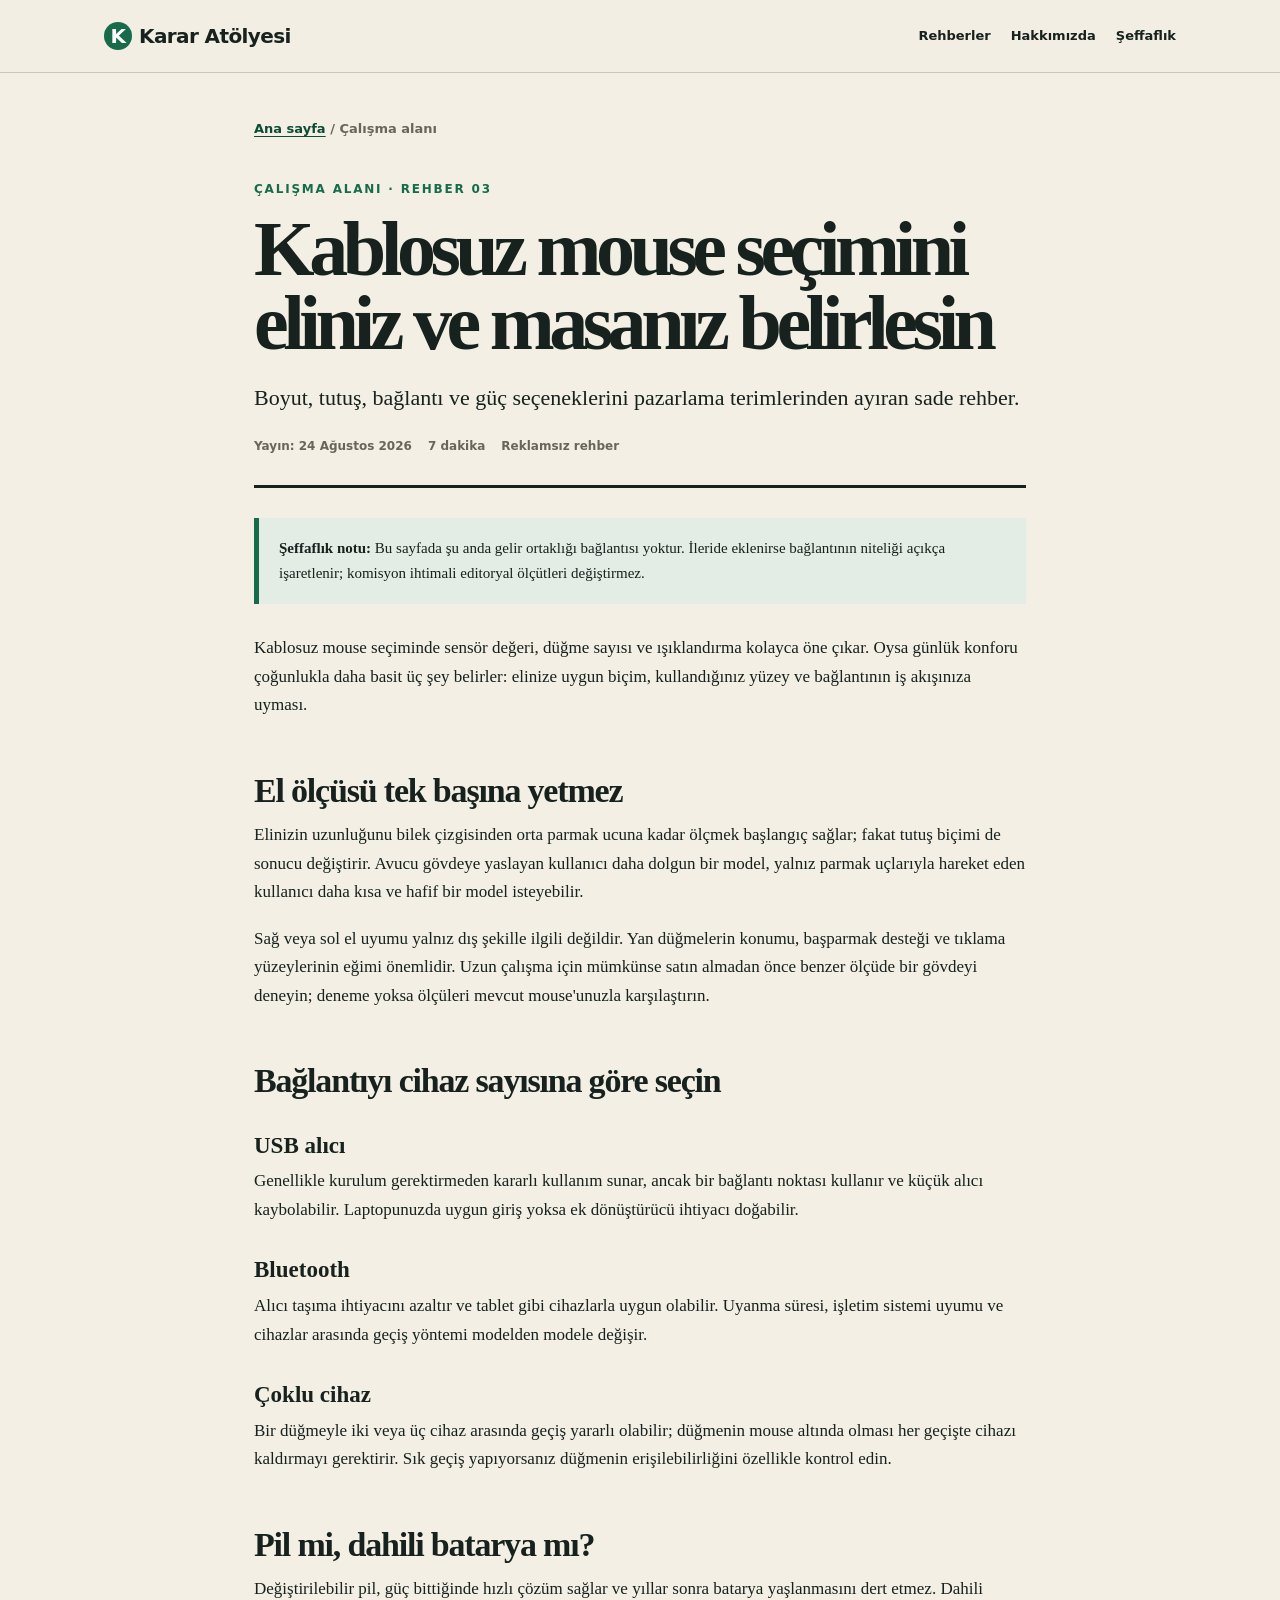
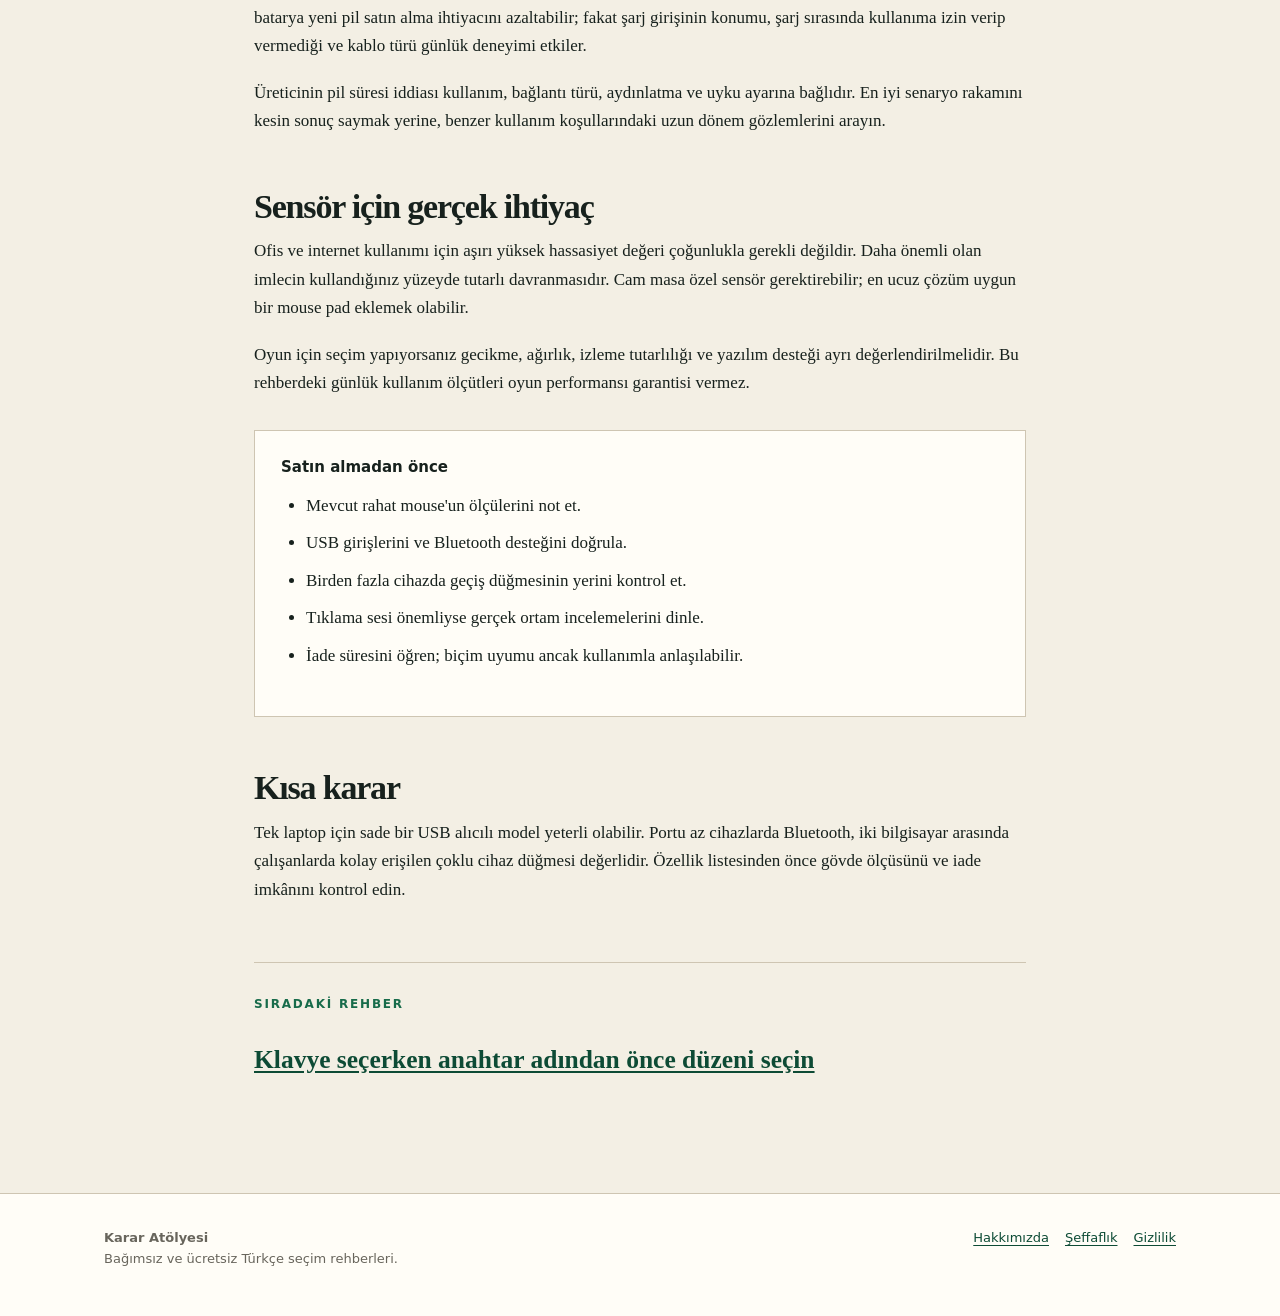
<file: rehberler/kablosuz-mouse-secim-rehberi.html>
<!doctype html>
<html lang="tr">
<head>
  <meta charset="utf-8">
  <meta name="viewport" content="width=device-width, initial-scale=1">
  <meta name="description" content="Boyut, tutuş, bağlantı ve güç seçeneklerini pazarlama terimlerinden ayıran sade rehber.">
  <meta name="color-scheme" content="light">
  <link rel="canonical" href="https://srqsrtc9kc-lgtm.github.io/karar-atolyesi/rehberler/kablosuz-mouse-secim-rehberi.html">
  <link rel="stylesheet" href="../style.css">
  <title>Kablosuz mouse seçimini eliniz ve masanız belirlesin · Karar Atölyesi</title>
</head>
<body>

<a class="skip" href="#icerik">İçeriğe geç</a>
<header class="topbar"><nav class="nav" aria-label="Ana menü">
  <a class="brand" href="../index.html"><span class="brand-mark">K</span>Karar Atölyesi</a>
  <div class="nav-links">
    <a href="../index.html#rehberler">Rehberler</a>
    <a href="../hakkimizda.html">Hakkımızda</a>
    <a href="../seffaflik.html">Şeffaflık</a>
  </div>
</nav></header>

<main id="icerik" class="article-shell">
  <div class="crumbs"><a href="../index.html">Ana sayfa</a> / Çalışma alanı</div>
  <header class="article-head">
    <div class="eyebrow">Çalışma alanı · Rehber 03</div>
    <h1>Kablosuz mouse seçimini eliniz ve masanız belirlesin</h1>
    <p class="summary">Boyut, tutuş, bağlantı ve güç seçeneklerini pazarlama terimlerinden ayıran sade rehber.</p>
    <div class="article-meta"><span>Yayın: 24 Ağustos 2026</span><span>7 dakika</span><span>Reklamsız rehber</span></div>
  </header>
  <aside class="notice"><strong>Şeffaflık notu:</strong> Bu sayfada şu anda gelir ortaklığı bağlantısı yoktur. İleride eklenirse bağlantının niteliği açıkça işaretlenir; komisyon ihtimali editoryal ölçütleri değiştirmez.</aside>
  <article class="article-body">
<p>Kablosuz mouse seçiminde sensör değeri, düğme sayısı ve ışıklandırma kolayca öne çıkar. Oysa günlük konforu çoğunlukla daha basit üç şey belirler: elinize uygun biçim, kullandığınız yüzey ve bağlantının iş akışınıza uyması.</p>
<h2>El ölçüsü tek başına yetmez</h2>
<p>Elinizin uzunluğunu bilek çizgisinden orta parmak ucuna kadar ölçmek başlangıç sağlar; fakat tutuş biçimi de sonucu değiştirir. Avucu gövdeye yaslayan kullanıcı daha dolgun bir model, yalnız parmak uçlarıyla hareket eden kullanıcı daha kısa ve hafif bir model isteyebilir.</p>
<p>Sağ veya sol el uyumu yalnız dış şekille ilgili değildir. Yan düğmelerin konumu, başparmak desteği ve tıklama yüzeylerinin eğimi önemlidir. Uzun çalışma için mümkünse satın almadan önce benzer ölçüde bir gövdeyi deneyin; deneme yoksa ölçüleri mevcut mouse'unuzla karşılaştırın.</p>
<h2>Bağlantıyı cihaz sayısına göre seçin</h2>
<h3>USB alıcı</h3><p>Genellikle kurulum gerektirmeden kararlı kullanım sunar, ancak bir bağlantı noktası kullanır ve küçük alıcı kaybolabilir. Laptopunuzda uygun giriş yoksa ek dönüştürücü ihtiyacı doğabilir.</p>
<h3>Bluetooth</h3><p>Alıcı taşıma ihtiyacını azaltır ve tablet gibi cihazlarla uygun olabilir. Uyanma süresi, işletim sistemi uyumu ve cihazlar arasında geçiş yöntemi modelden modele değişir.</p>
<h3>Çoklu cihaz</h3><p>Bir düğmeyle iki veya üç cihaz arasında geçiş yararlı olabilir; düğmenin mouse altında olması her geçişte cihazı kaldırmayı gerektirir. Sık geçiş yapıyorsanız düğmenin erişilebilirliğini özellikle kontrol edin.</p>
<h2>Pil mi, dahili batarya mı?</h2>
<p>Değiştirilebilir pil, güç bittiğinde hızlı çözüm sağlar ve yıllar sonra batarya yaşlanmasını dert etmez. Dahili batarya yeni pil satın alma ihtiyacını azaltabilir; fakat şarj girişinin konumu, şarj sırasında kullanıma izin verip vermediği ve kablo türü günlük deneyimi etkiler.</p>
<p>Üreticinin pil süresi iddiası kullanım, bağlantı türü, aydınlatma ve uyku ayarına bağlıdır. En iyi senaryo rakamını kesin sonuç saymak yerine, benzer kullanım koşullarındaki uzun dönem gözlemlerini arayın.</p>
<h2>Sensör için gerçek ihtiyaç</h2>
<p>Ofis ve internet kullanımı için aşırı yüksek hassasiyet değeri çoğunlukla gerekli değildir. Daha önemli olan imlecin kullandığınız yüzeyde tutarlı davranmasıdır. Cam masa özel sensör gerektirebilir; en ucuz çözüm uygun bir mouse pad eklemek olabilir.</p>
<p>Oyun için seçim yapıyorsanız gecikme, ağırlık, izleme tutarlılığı ve yazılım desteği ayrı değerlendirilmelidir. Bu rehberdeki günlük kullanım ölçütleri oyun performansı garantisi vermez.</p>
<div class="checklist"><strong>Satın almadan önce</strong><ul><li>Mevcut rahat mouse'un ölçülerini not et.</li><li>USB girişlerini ve Bluetooth desteğini doğrula.</li><li>Birden fazla cihazda geçiş düğmesinin yerini kontrol et.</li><li>Tıklama sesi önemliyse gerçek ortam incelemelerini dinle.</li><li>İade süresini öğren; biçim uyumu ancak kullanımla anlaşılabilir.</li></ul></div>
<h2>Kısa karar</h2><p>Tek laptop için sade bir USB alıcılı model yeterli olabilir. Portu az cihazlarda Bluetooth, iki bilgisayar arasında çalışanlarda kolay erişilen çoklu cihaz düğmesi değerlidir. Özellik listesinden önce gövde ölçüsünü ve iade imkânını kontrol edin.</p>
</article>
  <div class="next"><span class="eyebrow">Sıradaki rehber</span><h2><a href="klavye-secim-rehberi.html">Klavye seçerken anahtar adından önce düzeni seçin</a></h2></div>
</main>

<footer class="footer"><div class="footer-inner">
  <div><strong>Karar Atölyesi</strong><br>Bağımsız ve ücretsiz Türkçe seçim rehberleri.</div>
  <div class="footer-links">
    <a href="../hakkimizda.html">Hakkımızda</a>
    <a href="../seffaflik.html">Şeffaflık</a>
    <a href="../gizlilik.html">Gizlilik</a>
  </div>
</div></footer>
</body>
</html>
</file>
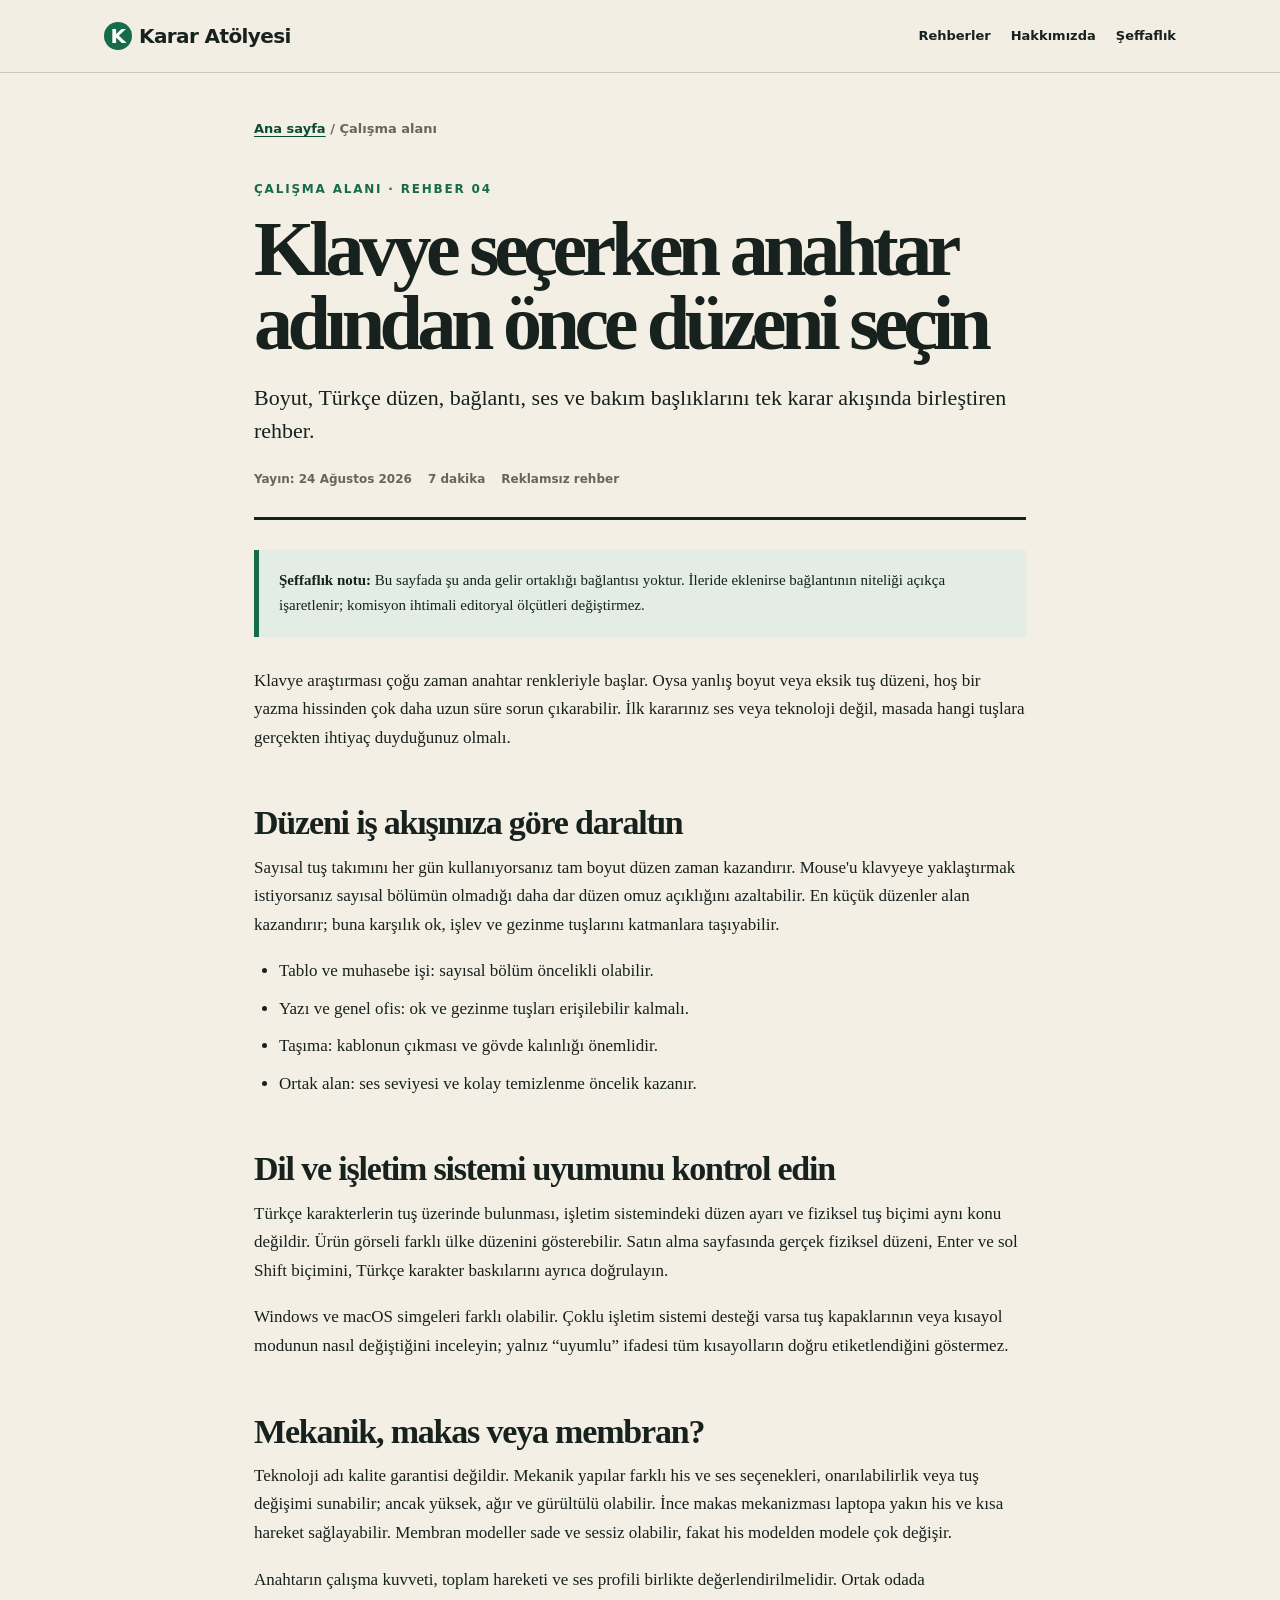
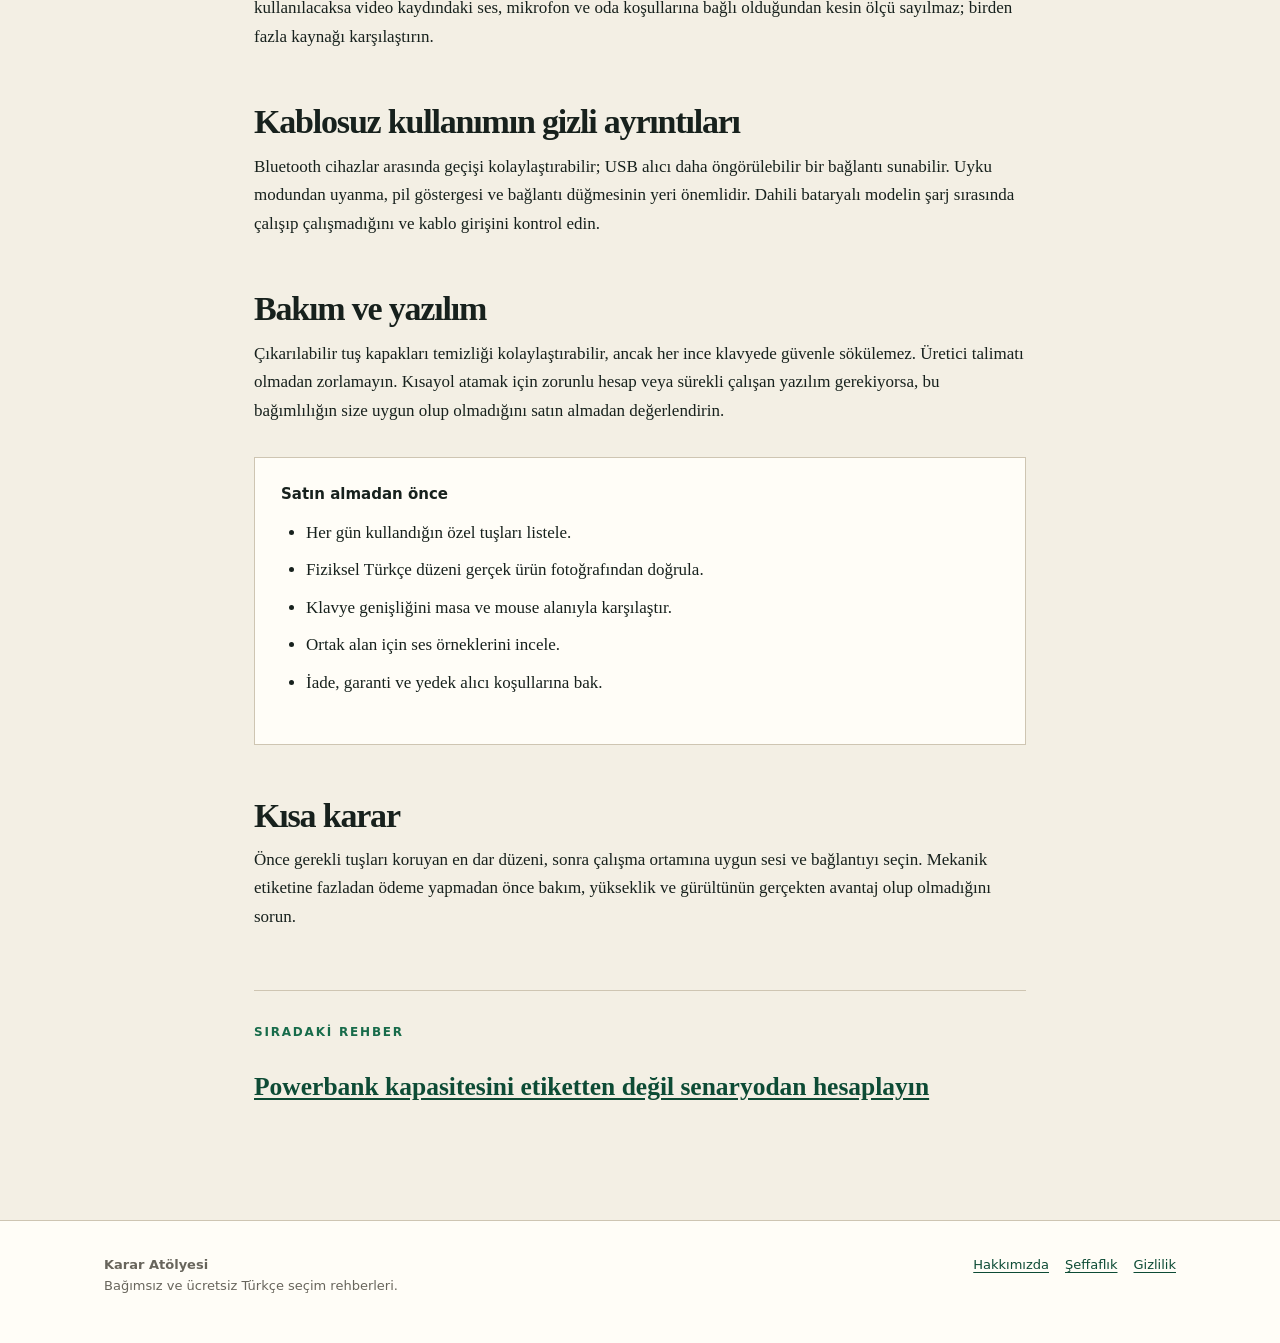
<file: rehberler/klavye-secim-rehberi.html>
<!doctype html>
<html lang="tr">
<head>
  <meta charset="utf-8">
  <meta name="viewport" content="width=device-width, initial-scale=1">
  <meta name="description" content="Boyut, Türkçe düzen, bağlantı, ses ve bakım başlıklarını tek karar akışında birleştiren rehber.">
  <meta name="color-scheme" content="light">
  <link rel="canonical" href="https://srqsrtc9kc-lgtm.github.io/karar-atolyesi/rehberler/klavye-secim-rehberi.html">
  <link rel="stylesheet" href="../style.css">
  <title>Klavye seçerken anahtar adından önce düzeni seçin · Karar Atölyesi</title>
</head>
<body>

<a class="skip" href="#icerik">İçeriğe geç</a>
<header class="topbar"><nav class="nav" aria-label="Ana menü">
  <a class="brand" href="../index.html"><span class="brand-mark">K</span>Karar Atölyesi</a>
  <div class="nav-links">
    <a href="../index.html#rehberler">Rehberler</a>
    <a href="../hakkimizda.html">Hakkımızda</a>
    <a href="../seffaflik.html">Şeffaflık</a>
  </div>
</nav></header>

<main id="icerik" class="article-shell">
  <div class="crumbs"><a href="../index.html">Ana sayfa</a> / Çalışma alanı</div>
  <header class="article-head">
    <div class="eyebrow">Çalışma alanı · Rehber 04</div>
    <h1>Klavye seçerken anahtar adından önce düzeni seçin</h1>
    <p class="summary">Boyut, Türkçe düzen, bağlantı, ses ve bakım başlıklarını tek karar akışında birleştiren rehber.</p>
    <div class="article-meta"><span>Yayın: 24 Ağustos 2026</span><span>7 dakika</span><span>Reklamsız rehber</span></div>
  </header>
  <aside class="notice"><strong>Şeffaflık notu:</strong> Bu sayfada şu anda gelir ortaklığı bağlantısı yoktur. İleride eklenirse bağlantının niteliği açıkça işaretlenir; komisyon ihtimali editoryal ölçütleri değiştirmez.</aside>
  <article class="article-body">
<p>Klavye araştırması çoğu zaman anahtar renkleriyle başlar. Oysa yanlış boyut veya eksik tuş düzeni, hoş bir yazma hissinden çok daha uzun süre sorun çıkarabilir. İlk kararınız ses veya teknoloji değil, masada hangi tuşlara gerçekten ihtiyaç duyduğunuz olmalı.</p>
<h2>Düzeni iş akışınıza göre daraltın</h2>
<p>Sayısal tuş takımını her gün kullanıyorsanız tam boyut düzen zaman kazandırır. Mouse'u klavyeye yaklaştırmak istiyorsanız sayısal bölümün olmadığı daha dar düzen omuz açıklığını azaltabilir. En küçük düzenler alan kazandırır; buna karşılık ok, işlev ve gezinme tuşlarını katmanlara taşıyabilir.</p>
<ul><li>Tablo ve muhasebe işi: sayısal bölüm öncelikli olabilir.</li><li>Yazı ve genel ofis: ok ve gezinme tuşları erişilebilir kalmalı.</li><li>Taşıma: kablonun çıkması ve gövde kalınlığı önemlidir.</li><li>Ortak alan: ses seviyesi ve kolay temizlenme öncelik kazanır.</li></ul>
<h2>Dil ve işletim sistemi uyumunu kontrol edin</h2>
<p>Türkçe karakterlerin tuş üzerinde bulunması, işletim sistemindeki düzen ayarı ve fiziksel tuş biçimi aynı konu değildir. Ürün görseli farklı ülke düzenini gösterebilir. Satın alma sayfasında gerçek fiziksel düzeni, Enter ve sol Shift biçimini, Türkçe karakter baskılarını ayrıca doğrulayın.</p>
<p>Windows ve macOS simgeleri farklı olabilir. Çoklu işletim sistemi desteği varsa tuş kapaklarının veya kısayol modunun nasıl değiştiğini inceleyin; yalnız “uyumlu” ifadesi tüm kısayolların doğru etiketlendiğini göstermez.</p>
<h2>Mekanik, makas veya membran?</h2>
<p>Teknoloji adı kalite garantisi değildir. Mekanik yapılar farklı his ve ses seçenekleri, onarılabilirlik veya tuş değişimi sunabilir; ancak yüksek, ağır ve gürültülü olabilir. İnce makas mekanizması laptopa yakın his ve kısa hareket sağlayabilir. Membran modeller sade ve sessiz olabilir, fakat his modelden modele çok değişir.</p>
<p>Anahtarın çalışma kuvveti, toplam hareketi ve ses profili birlikte değerlendirilmelidir. Ortak odada kullanılacaksa video kaydındaki ses, mikrofon ve oda koşullarına bağlı olduğundan kesin ölçü sayılmaz; birden fazla kaynağı karşılaştırın.</p>
<h2>Kablosuz kullanımın gizli ayrıntıları</h2>
<p>Bluetooth cihazlar arasında geçişi kolaylaştırabilir; USB alıcı daha öngörülebilir bir bağlantı sunabilir. Uyku modundan uyanma, pil göstergesi ve bağlantı düğmesinin yeri önemlidir. Dahili bataryalı modelin şarj sırasında çalışıp çalışmadığını ve kablo girişini kontrol edin.</p>
<h2>Bakım ve yazılım</h2>
<p>Çıkarılabilir tuş kapakları temizliği kolaylaştırabilir, ancak her ince klavyede güvenle sökülemez. Üretici talimatı olmadan zorlamayın. Kısayol atamak için zorunlu hesap veya sürekli çalışan yazılım gerekiyorsa, bu bağımlılığın size uygun olup olmadığını satın almadan değerlendirin.</p>
<div class="checklist"><strong>Satın almadan önce</strong><ul><li>Her gün kullandığın özel tuşları listele.</li><li>Fiziksel Türkçe düzeni gerçek ürün fotoğrafından doğrula.</li><li>Klavye genişliğini masa ve mouse alanıyla karşılaştır.</li><li>Ortak alan için ses örneklerini incele.</li><li>İade, garanti ve yedek alıcı koşullarına bak.</li></ul></div>
<h2>Kısa karar</h2><p>Önce gerekli tuşları koruyan en dar düzeni, sonra çalışma ortamına uygun sesi ve bağlantıyı seçin. Mekanik etiketine fazladan ödeme yapmadan önce bakım, yükseklik ve gürültünün gerçekten avantaj olup olmadığını sorun.</p>
</article>
  <div class="next"><span class="eyebrow">Sıradaki rehber</span><h2><a href="powerbank-secim-rehberi.html">Powerbank kapasitesini etiketten değil senaryodan hesaplayın</a></h2></div>
</main>

<footer class="footer"><div class="footer-inner">
  <div><strong>Karar Atölyesi</strong><br>Bağımsız ve ücretsiz Türkçe seçim rehberleri.</div>
  <div class="footer-links">
    <a href="../hakkimizda.html">Hakkımızda</a>
    <a href="../seffaflik.html">Şeffaflık</a>
    <a href="../gizlilik.html">Gizlilik</a>
  </div>
</div></footer>
</body>
</html>
</file>
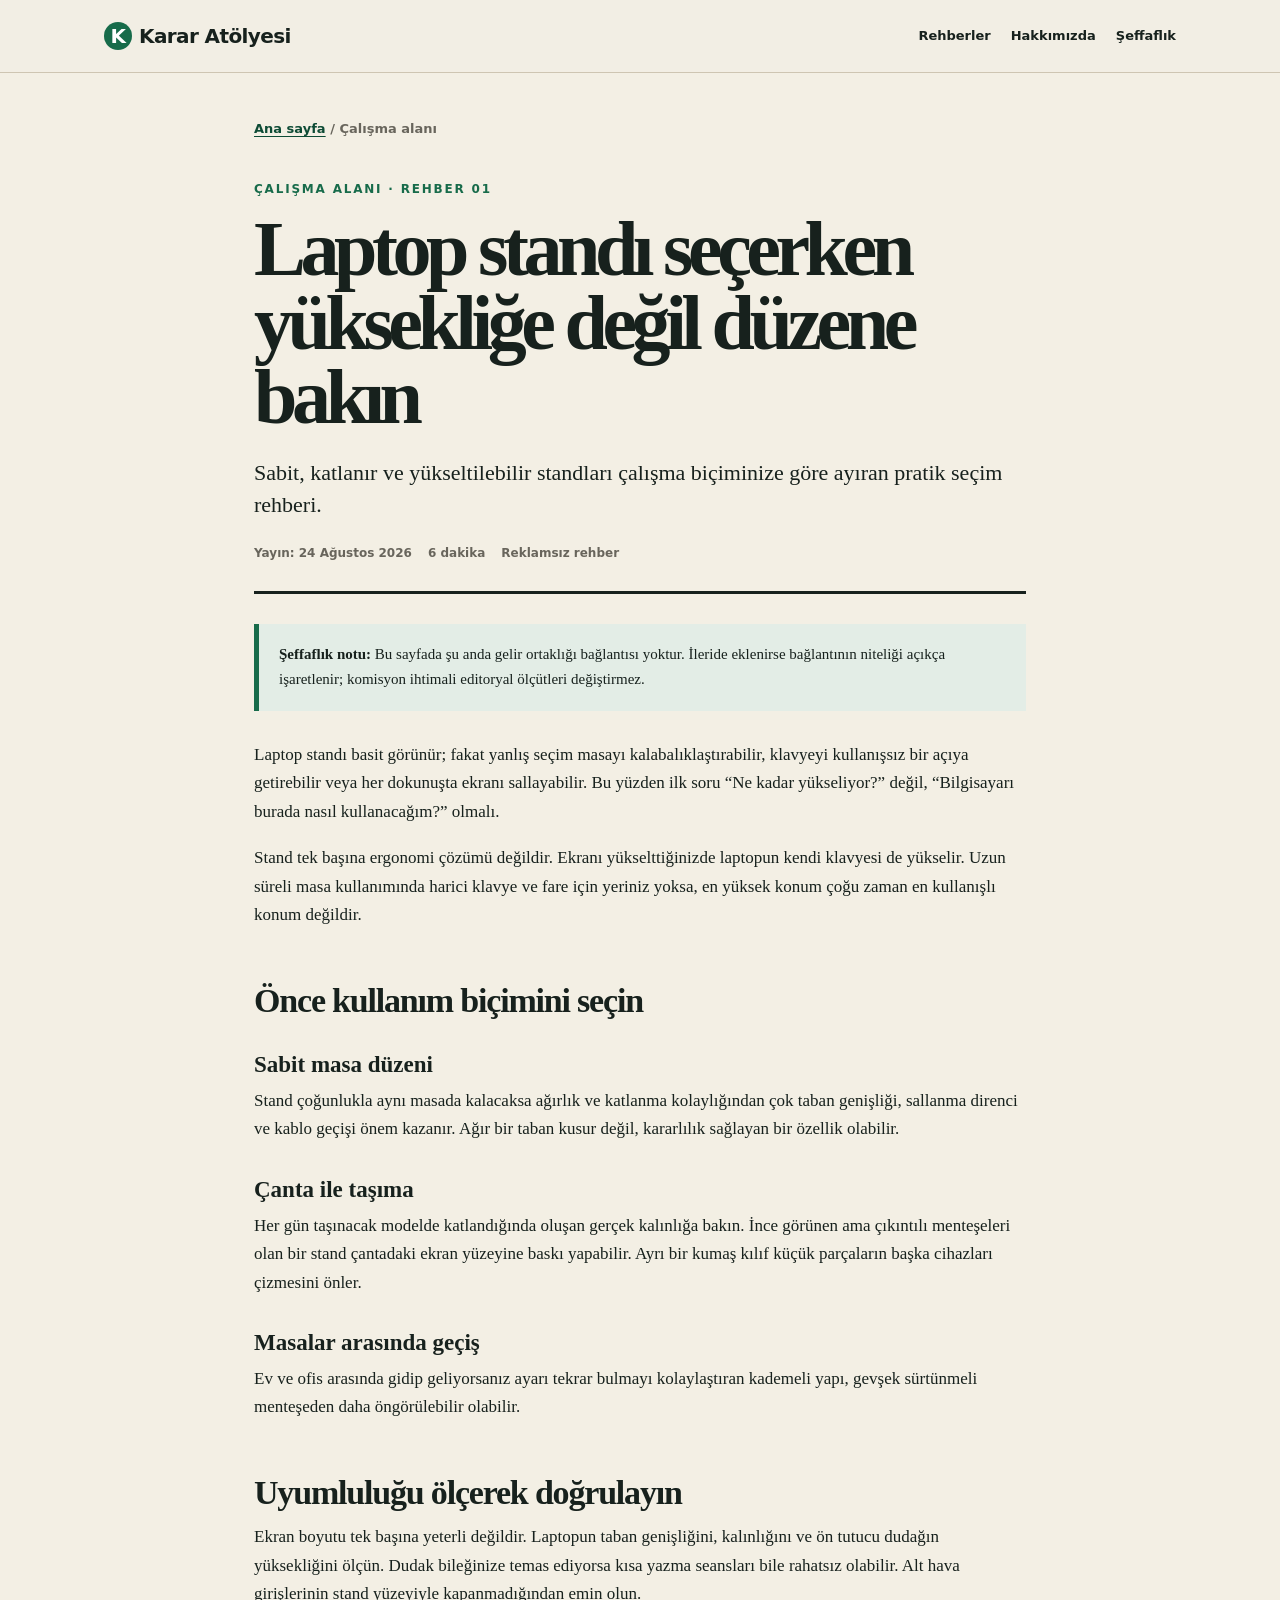
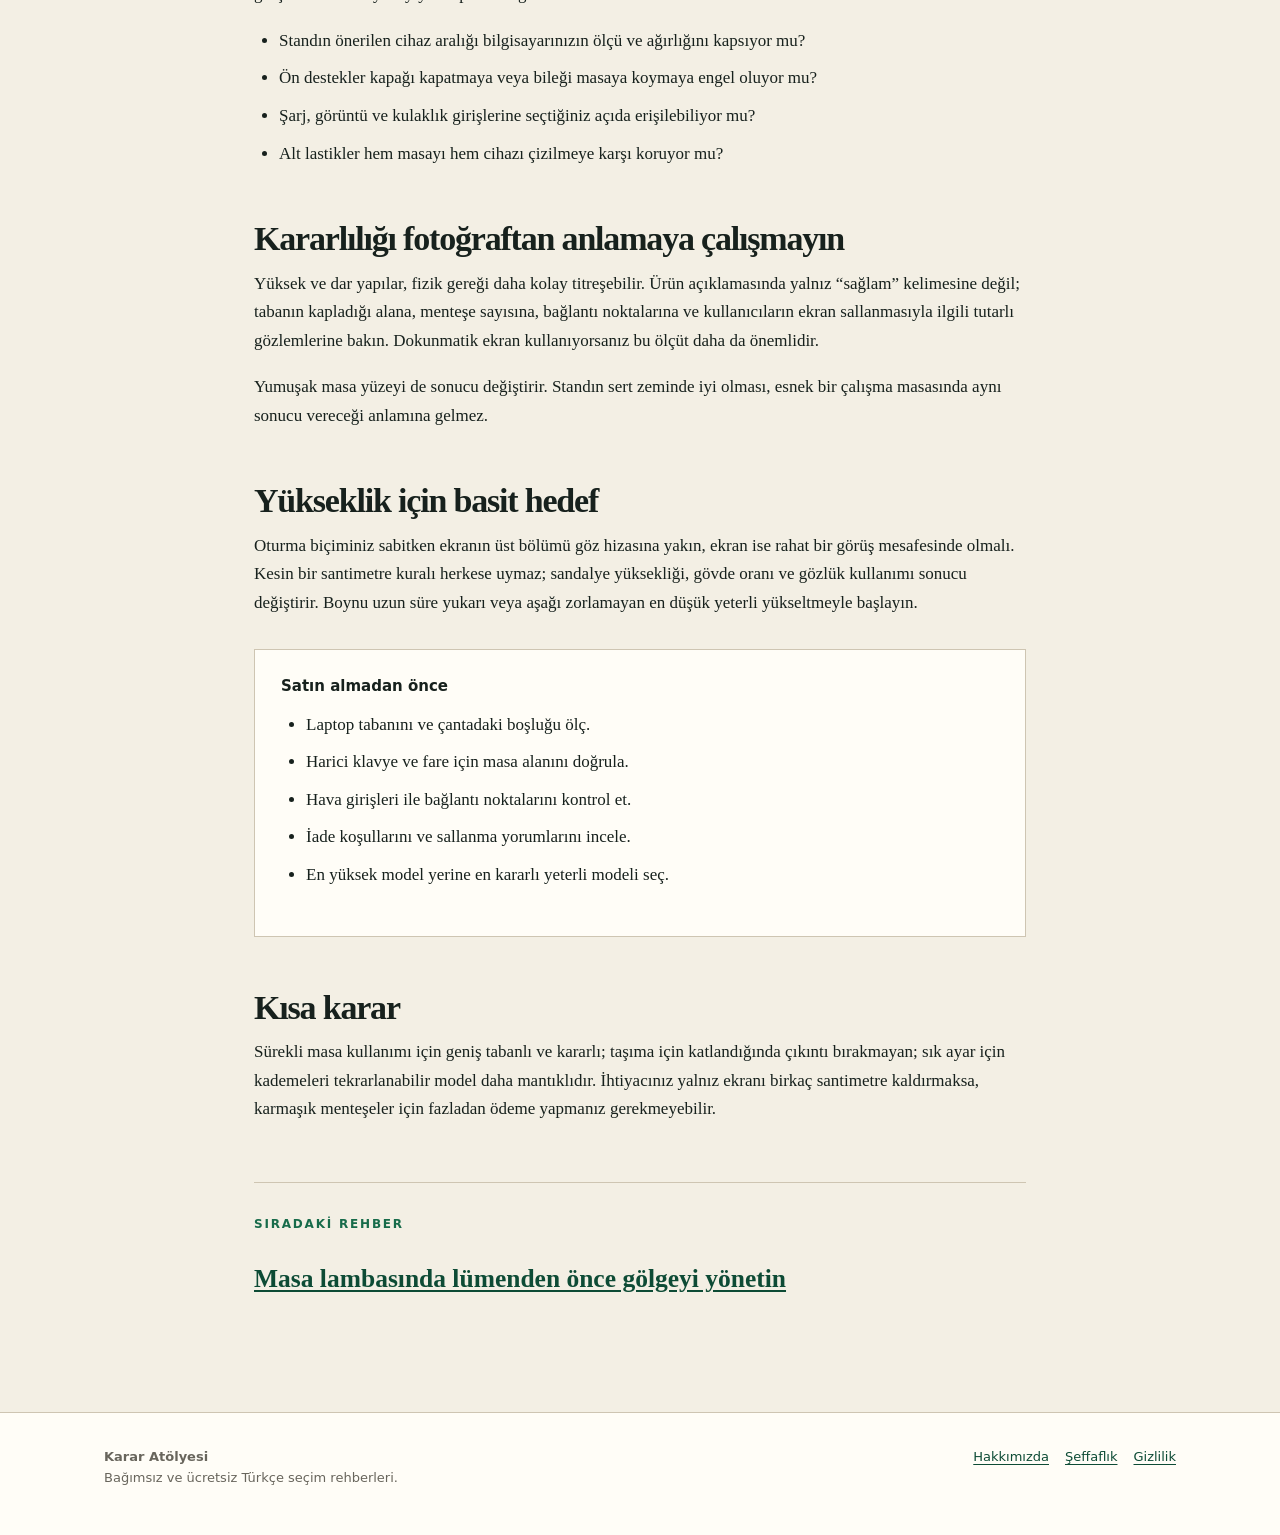
<file: rehberler/laptop-standi-secim-rehberi.html>
<!doctype html>
<html lang="tr">
<head>
  <meta charset="utf-8">
  <meta name="viewport" content="width=device-width, initial-scale=1">
  <meta name="description" content="Sabit, katlanır ve yükseltilebilir standları çalışma biçiminize göre ayıran pratik seçim rehberi.">
  <meta name="color-scheme" content="light">
  <link rel="canonical" href="https://srqsrtc9kc-lgtm.github.io/karar-atolyesi/rehberler/laptop-standi-secim-rehberi.html">
  <link rel="stylesheet" href="../style.css">
  <title>Laptop standı seçerken yüksekliğe değil düzene bakın · Karar Atölyesi</title>
</head>
<body>

<a class="skip" href="#icerik">İçeriğe geç</a>
<header class="topbar"><nav class="nav" aria-label="Ana menü">
  <a class="brand" href="../index.html"><span class="brand-mark">K</span>Karar Atölyesi</a>
  <div class="nav-links">
    <a href="../index.html#rehberler">Rehberler</a>
    <a href="../hakkimizda.html">Hakkımızda</a>
    <a href="../seffaflik.html">Şeffaflık</a>
  </div>
</nav></header>

<main id="icerik" class="article-shell">
  <div class="crumbs"><a href="../index.html">Ana sayfa</a> / Çalışma alanı</div>
  <header class="article-head">
    <div class="eyebrow">Çalışma alanı · Rehber 01</div>
    <h1>Laptop standı seçerken yüksekliğe değil düzene bakın</h1>
    <p class="summary">Sabit, katlanır ve yükseltilebilir standları çalışma biçiminize göre ayıran pratik seçim rehberi.</p>
    <div class="article-meta"><span>Yayın: 24 Ağustos 2026</span><span>6 dakika</span><span>Reklamsız rehber</span></div>
  </header>
  <aside class="notice"><strong>Şeffaflık notu:</strong> Bu sayfada şu anda gelir ortaklığı bağlantısı yoktur. İleride eklenirse bağlantının niteliği açıkça işaretlenir; komisyon ihtimali editoryal ölçütleri değiştirmez.</aside>
  <article class="article-body">
<p>Laptop standı basit görünür; fakat yanlış seçim masayı kalabalıklaştırabilir, klavyeyi kullanışsız bir açıya getirebilir veya her dokunuşta ekranı sallayabilir. Bu yüzden ilk soru “Ne kadar yükseliyor?” değil, “Bilgisayarı burada nasıl kullanacağım?” olmalı.</p>
<p>Stand tek başına ergonomi çözümü değildir. Ekranı yükselttiğinizde laptopun kendi klavyesi de yükselir. Uzun süreli masa kullanımında harici klavye ve fare için yeriniz yoksa, en yüksek konum çoğu zaman en kullanışlı konum değildir.</p>
<h2>Önce kullanım biçimini seçin</h2>
<h3>Sabit masa düzeni</h3><p>Stand çoğunlukla aynı masada kalacaksa ağırlık ve katlanma kolaylığından çok taban genişliği, sallanma direnci ve kablo geçişi önem kazanır. Ağır bir taban kusur değil, kararlılık sağlayan bir özellik olabilir.</p>
<h3>Çanta ile taşıma</h3><p>Her gün taşınacak modelde katlandığında oluşan gerçek kalınlığa bakın. İnce görünen ama çıkıntılı menteşeleri olan bir stand çantadaki ekran yüzeyine baskı yapabilir. Ayrı bir kumaş kılıf küçük parçaların başka cihazları çizmesini önler.</p>
<h3>Masalar arasında geçiş</h3><p>Ev ve ofis arasında gidip geliyorsanız ayarı tekrar bulmayı kolaylaştıran kademeli yapı, gevşek sürtünmeli menteşeden daha öngörülebilir olabilir.</p>
<h2>Uyumluluğu ölçerek doğrulayın</h2>
<p>Ekran boyutu tek başına yeterli değildir. Laptopun taban genişliğini, kalınlığını ve ön tutucu dudağın yüksekliğini ölçün. Dudak bileğinize temas ediyorsa kısa yazma seansları bile rahatsız olabilir. Alt hava girişlerinin stand yüzeyiyle kapanmadığından emin olun.</p>
<ul><li>Standın önerilen cihaz aralığı bilgisayarınızın ölçü ve ağırlığını kapsıyor mu?</li><li>Ön destekler kapağı kapatmaya veya bileği masaya koymaya engel oluyor mu?</li><li>Şarj, görüntü ve kulaklık girişlerine seçtiğiniz açıda erişilebiliyor mu?</li><li>Alt lastikler hem masayı hem cihazı çizilmeye karşı koruyor mu?</li></ul>
<h2>Kararlılığı fotoğraftan anlamaya çalışmayın</h2>
<p>Yüksek ve dar yapılar, fizik gereği daha kolay titreşebilir. Ürün açıklamasında yalnız “sağlam” kelimesine değil; tabanın kapladığı alana, menteşe sayısına, bağlantı noktalarına ve kullanıcıların ekran sallanmasıyla ilgili tutarlı gözlemlerine bakın. Dokunmatik ekran kullanıyorsanız bu ölçüt daha da önemlidir.</p>
<p>Yumuşak masa yüzeyi de sonucu değiştirir. Standın sert zeminde iyi olması, esnek bir çalışma masasında aynı sonucu vereceği anlamına gelmez.</p>
<h2>Yükseklik için basit hedef</h2>
<p>Oturma biçiminiz sabitken ekranın üst bölümü göz hizasına yakın, ekran ise rahat bir görüş mesafesinde olmalı. Kesin bir santimetre kuralı herkese uymaz; sandalye yüksekliği, gövde oranı ve gözlük kullanımı sonucu değiştirir. Boynu uzun süre yukarı veya aşağı zorlamayan en düşük yeterli yükseltmeyle başlayın.</p>
<div class="checklist"><strong>Satın almadan önce</strong><ul><li>Laptop tabanını ve çantadaki boşluğu ölç.</li><li>Harici klavye ve fare için masa alanını doğrula.</li><li>Hava girişleri ile bağlantı noktalarını kontrol et.</li><li>İade koşullarını ve sallanma yorumlarını incele.</li><li>En yüksek model yerine en kararlı yeterli modeli seç.</li></ul></div>
<h2>Kısa karar</h2><p>Sürekli masa kullanımı için geniş tabanlı ve kararlı; taşıma için katlandığında çıkıntı bırakmayan; sık ayar için kademeleri tekrarlanabilir model daha mantıklıdır. İhtiyacınız yalnız ekranı birkaç santimetre kaldırmaksa, karmaşık menteşeler için fazladan ödeme yapmanız gerekmeyebilir.</p>
</article>
  <div class="next"><span class="eyebrow">Sıradaki rehber</span><h2><a href="masa-lambasi-secim-rehberi.html">Masa lambasında lümenden önce gölgeyi yönetin</a></h2></div>
</main>

<footer class="footer"><div class="footer-inner">
  <div><strong>Karar Atölyesi</strong><br>Bağımsız ve ücretsiz Türkçe seçim rehberleri.</div>
  <div class="footer-links">
    <a href="../hakkimizda.html">Hakkımızda</a>
    <a href="../seffaflik.html">Şeffaflık</a>
    <a href="../gizlilik.html">Gizlilik</a>
  </div>
</div></footer>
</body>
</html>
</file>
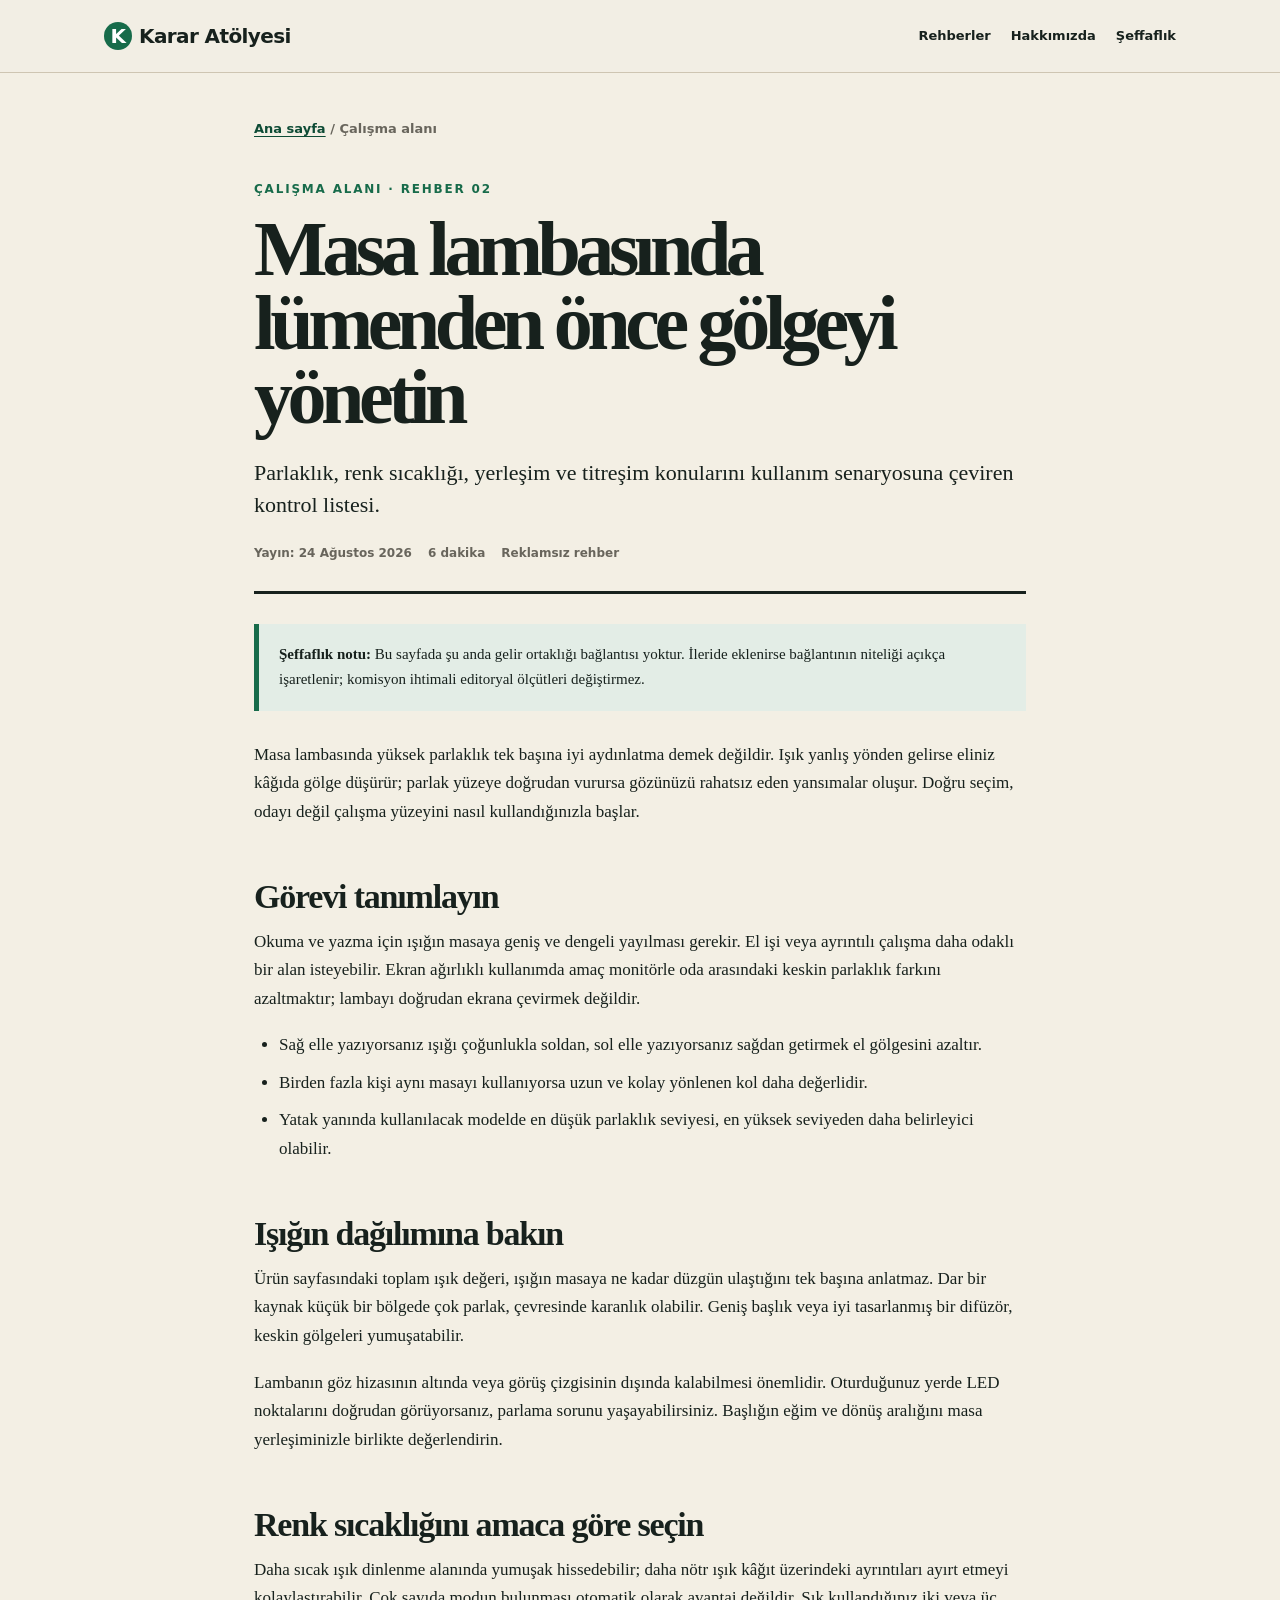
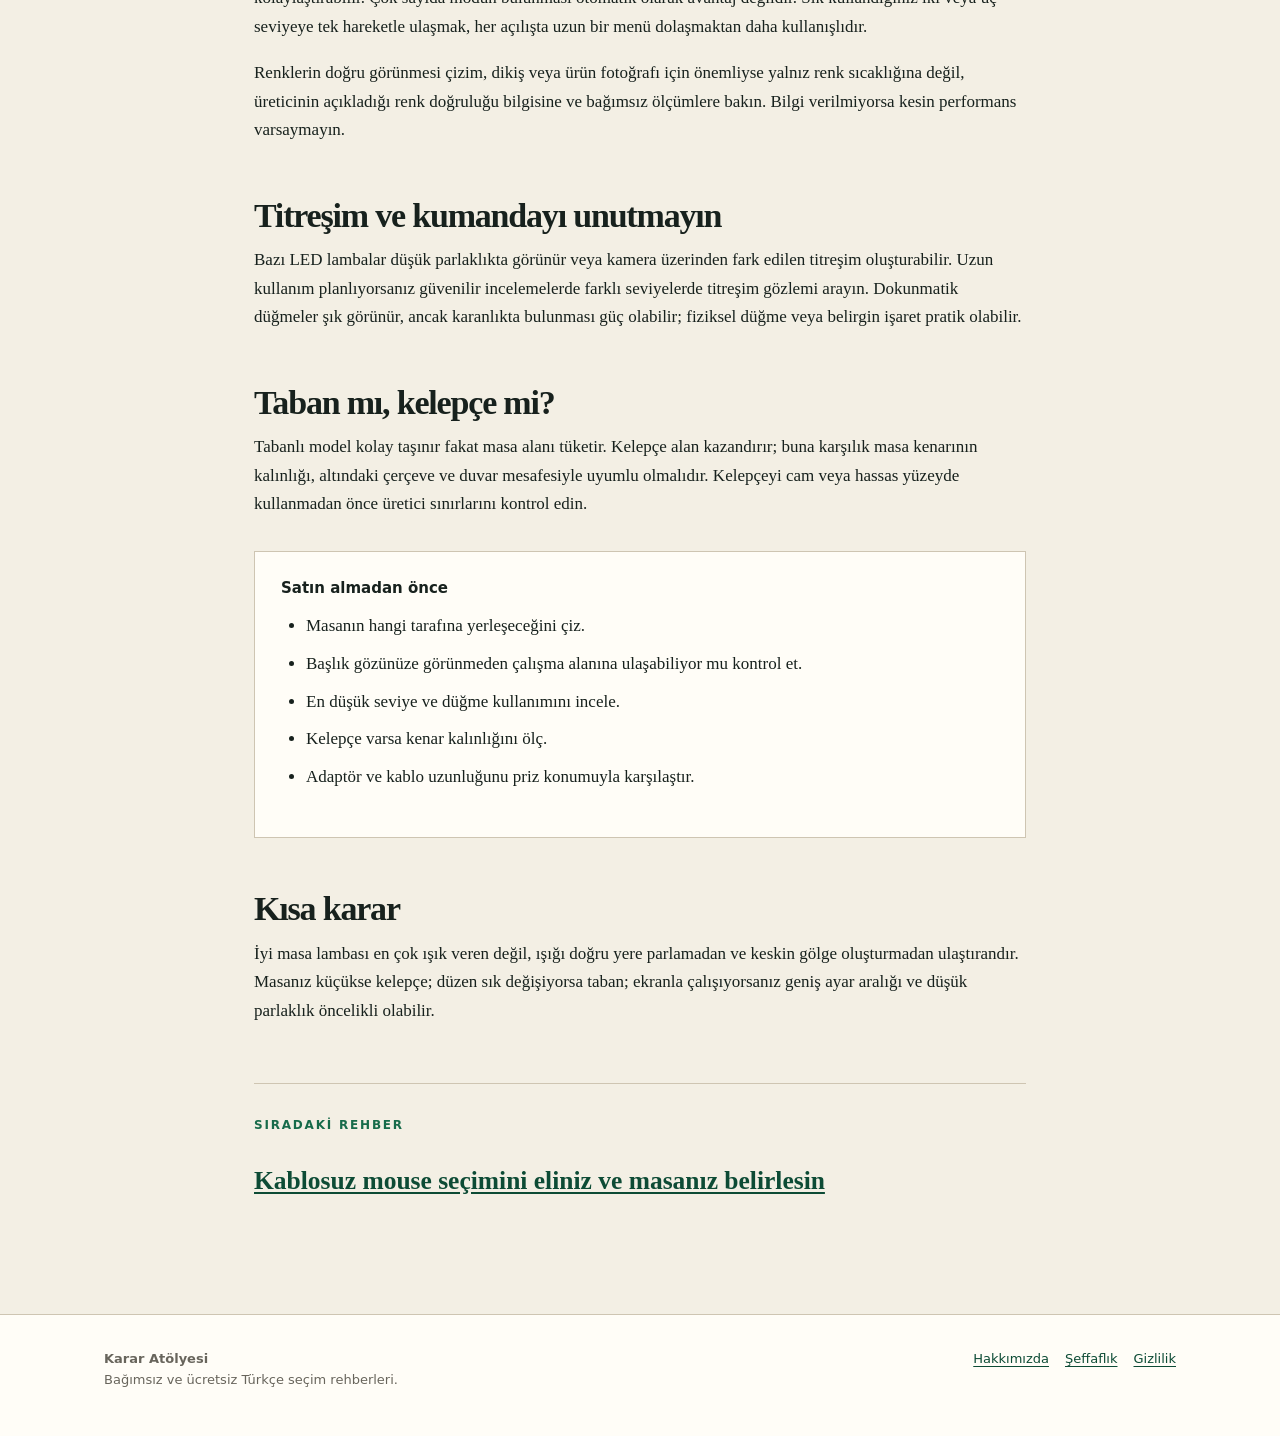
<file: rehberler/masa-lambasi-secim-rehberi.html>
<!doctype html>
<html lang="tr">
<head>
  <meta charset="utf-8">
  <meta name="viewport" content="width=device-width, initial-scale=1">
  <meta name="description" content="Parlaklık, renk sıcaklığı, yerleşim ve titreşim konularını kullanım senaryosuna çeviren kontrol listesi.">
  <meta name="color-scheme" content="light">
  <link rel="canonical" href="https://srqsrtc9kc-lgtm.github.io/karar-atolyesi/rehberler/masa-lambasi-secim-rehberi.html">
  <link rel="stylesheet" href="../style.css">
  <title>Masa lambasında lümenden önce gölgeyi yönetin · Karar Atölyesi</title>
</head>
<body>

<a class="skip" href="#icerik">İçeriğe geç</a>
<header class="topbar"><nav class="nav" aria-label="Ana menü">
  <a class="brand" href="../index.html"><span class="brand-mark">K</span>Karar Atölyesi</a>
  <div class="nav-links">
    <a href="../index.html#rehberler">Rehberler</a>
    <a href="../hakkimizda.html">Hakkımızda</a>
    <a href="../seffaflik.html">Şeffaflık</a>
  </div>
</nav></header>

<main id="icerik" class="article-shell">
  <div class="crumbs"><a href="../index.html">Ana sayfa</a> / Çalışma alanı</div>
  <header class="article-head">
    <div class="eyebrow">Çalışma alanı · Rehber 02</div>
    <h1>Masa lambasında lümenden önce gölgeyi yönetin</h1>
    <p class="summary">Parlaklık, renk sıcaklığı, yerleşim ve titreşim konularını kullanım senaryosuna çeviren kontrol listesi.</p>
    <div class="article-meta"><span>Yayın: 24 Ağustos 2026</span><span>6 dakika</span><span>Reklamsız rehber</span></div>
  </header>
  <aside class="notice"><strong>Şeffaflık notu:</strong> Bu sayfada şu anda gelir ortaklığı bağlantısı yoktur. İleride eklenirse bağlantının niteliği açıkça işaretlenir; komisyon ihtimali editoryal ölçütleri değiştirmez.</aside>
  <article class="article-body">
<p>Masa lambasında yüksek parlaklık tek başına iyi aydınlatma demek değildir. Işık yanlış yönden gelirse eliniz kâğıda gölge düşürür; parlak yüzeye doğrudan vurursa gözünüzü rahatsız eden yansımalar oluşur. Doğru seçim, odayı değil çalışma yüzeyini nasıl kullandığınızla başlar.</p>
<h2>Görevi tanımlayın</h2>
<p>Okuma ve yazma için ışığın masaya geniş ve dengeli yayılması gerekir. El işi veya ayrıntılı çalışma daha odaklı bir alan isteyebilir. Ekran ağırlıklı kullanımda amaç monitörle oda arasındaki keskin parlaklık farkını azaltmaktır; lambayı doğrudan ekrana çevirmek değildir.</p>
<ul><li>Sağ elle yazıyorsanız ışığı çoğunlukla soldan, sol elle yazıyorsanız sağdan getirmek el gölgesini azaltır.</li><li>Birden fazla kişi aynı masayı kullanıyorsa uzun ve kolay yönlenen kol daha değerlidir.</li><li>Yatak yanında kullanılacak modelde en düşük parlaklık seviyesi, en yüksek seviyeden daha belirleyici olabilir.</li></ul>
<h2>Işığın dağılımına bakın</h2>
<p>Ürün sayfasındaki toplam ışık değeri, ışığın masaya ne kadar düzgün ulaştığını tek başına anlatmaz. Dar bir kaynak küçük bir bölgede çok parlak, çevresinde karanlık olabilir. Geniş başlık veya iyi tasarlanmış bir difüzör, keskin gölgeleri yumuşatabilir.</p>
<p>Lambanın göz hizasının altında veya görüş çizgisinin dışında kalabilmesi önemlidir. Oturduğunuz yerde LED noktalarını doğrudan görüyorsanız, parlama sorunu yaşayabilirsiniz. Başlığın eğim ve dönüş aralığını masa yerleşiminizle birlikte değerlendirin.</p>
<h2>Renk sıcaklığını amaca göre seçin</h2>
<p>Daha sıcak ışık dinlenme alanında yumuşak hissedebilir; daha nötr ışık kâğıt üzerindeki ayrıntıları ayırt etmeyi kolaylaştırabilir. Çok sayıda modun bulunması otomatik olarak avantaj değildir. Sık kullandığınız iki veya üç seviyeye tek hareketle ulaşmak, her açılışta uzun bir menü dolaşmaktan daha kullanışlıdır.</p>
<p>Renklerin doğru görünmesi çizim, dikiş veya ürün fotoğrafı için önemliyse yalnız renk sıcaklığına değil, üreticinin açıkladığı renk doğruluğu bilgisine ve bağımsız ölçümlere bakın. Bilgi verilmiyorsa kesin performans varsaymayın.</p>
<h2>Titreşim ve kumandayı unutmayın</h2>
<p>Bazı LED lambalar düşük parlaklıkta görünür veya kamera üzerinden fark edilen titreşim oluşturabilir. Uzun kullanım planlıyorsanız güvenilir incelemelerde farklı seviyelerde titreşim gözlemi arayın. Dokunmatik düğmeler şık görünür, ancak karanlıkta bulunması güç olabilir; fiziksel düğme veya belirgin işaret pratik olabilir.</p>
<h2>Taban mı, kelepçe mi?</h2>
<p>Tabanlı model kolay taşınır fakat masa alanı tüketir. Kelepçe alan kazandırır; buna karşılık masa kenarının kalınlığı, altındaki çerçeve ve duvar mesafesiyle uyumlu olmalıdır. Kelepçeyi cam veya hassas yüzeyde kullanmadan önce üretici sınırlarını kontrol edin.</p>
<div class="checklist"><strong>Satın almadan önce</strong><ul><li>Masanın hangi tarafına yerleşeceğini çiz.</li><li>Başlık gözünüze görünmeden çalışma alanına ulaşabiliyor mu kontrol et.</li><li>En düşük seviye ve düğme kullanımını incele.</li><li>Kelepçe varsa kenar kalınlığını ölç.</li><li>Adaptör ve kablo uzunluğunu priz konumuyla karşılaştır.</li></ul></div>
<h2>Kısa karar</h2><p>İyi masa lambası en çok ışık veren değil, ışığı doğru yere parlamadan ve keskin gölge oluşturmadan ulaştırandır. Masanız küçükse kelepçe; düzen sık değişiyorsa taban; ekranla çalışıyorsanız geniş ayar aralığı ve düşük parlaklık öncelikli olabilir.</p>
</article>
  <div class="next"><span class="eyebrow">Sıradaki rehber</span><h2><a href="kablosuz-mouse-secim-rehberi.html">Kablosuz mouse seçimini eliniz ve masanız belirlesin</a></h2></div>
</main>

<footer class="footer"><div class="footer-inner">
  <div><strong>Karar Atölyesi</strong><br>Bağımsız ve ücretsiz Türkçe seçim rehberleri.</div>
  <div class="footer-links">
    <a href="../hakkimizda.html">Hakkımızda</a>
    <a href="../seffaflik.html">Şeffaflık</a>
    <a href="../gizlilik.html">Gizlilik</a>
  </div>
</div></footer>
</body>
</html>
</file>
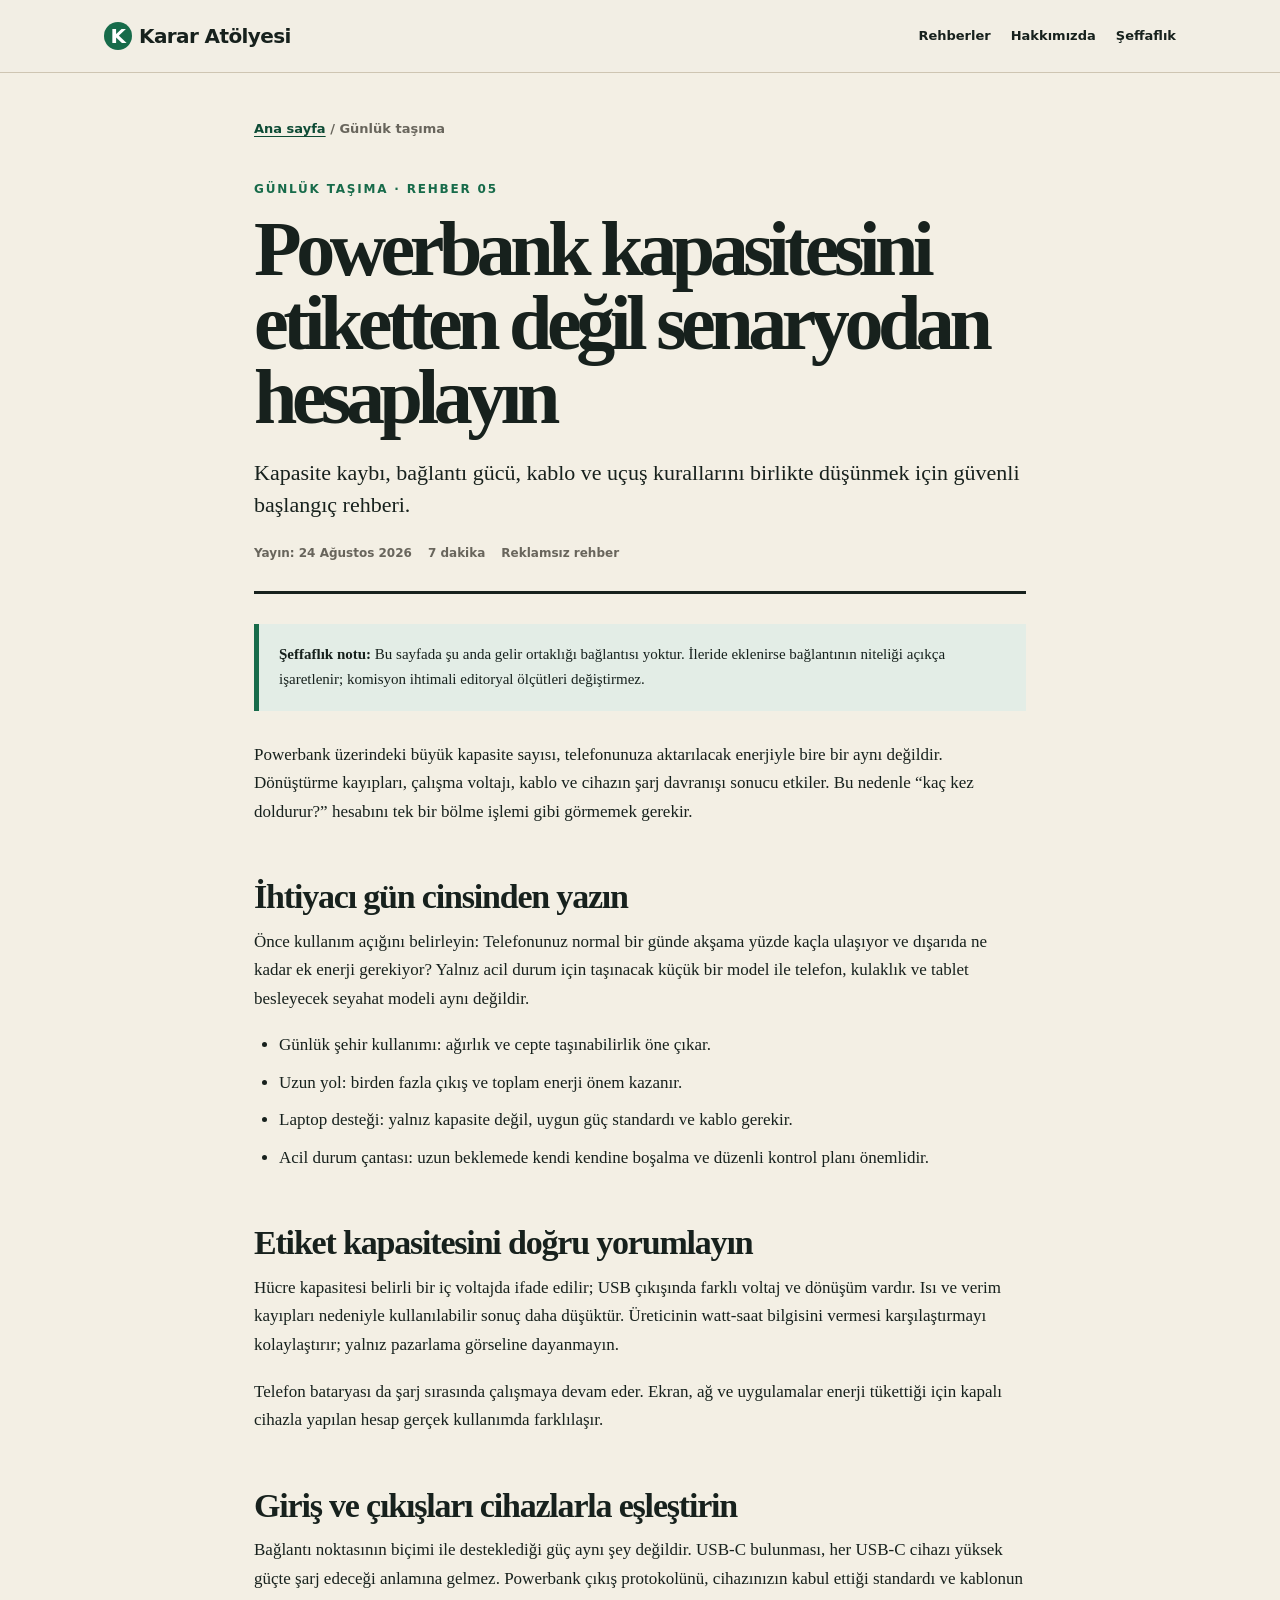
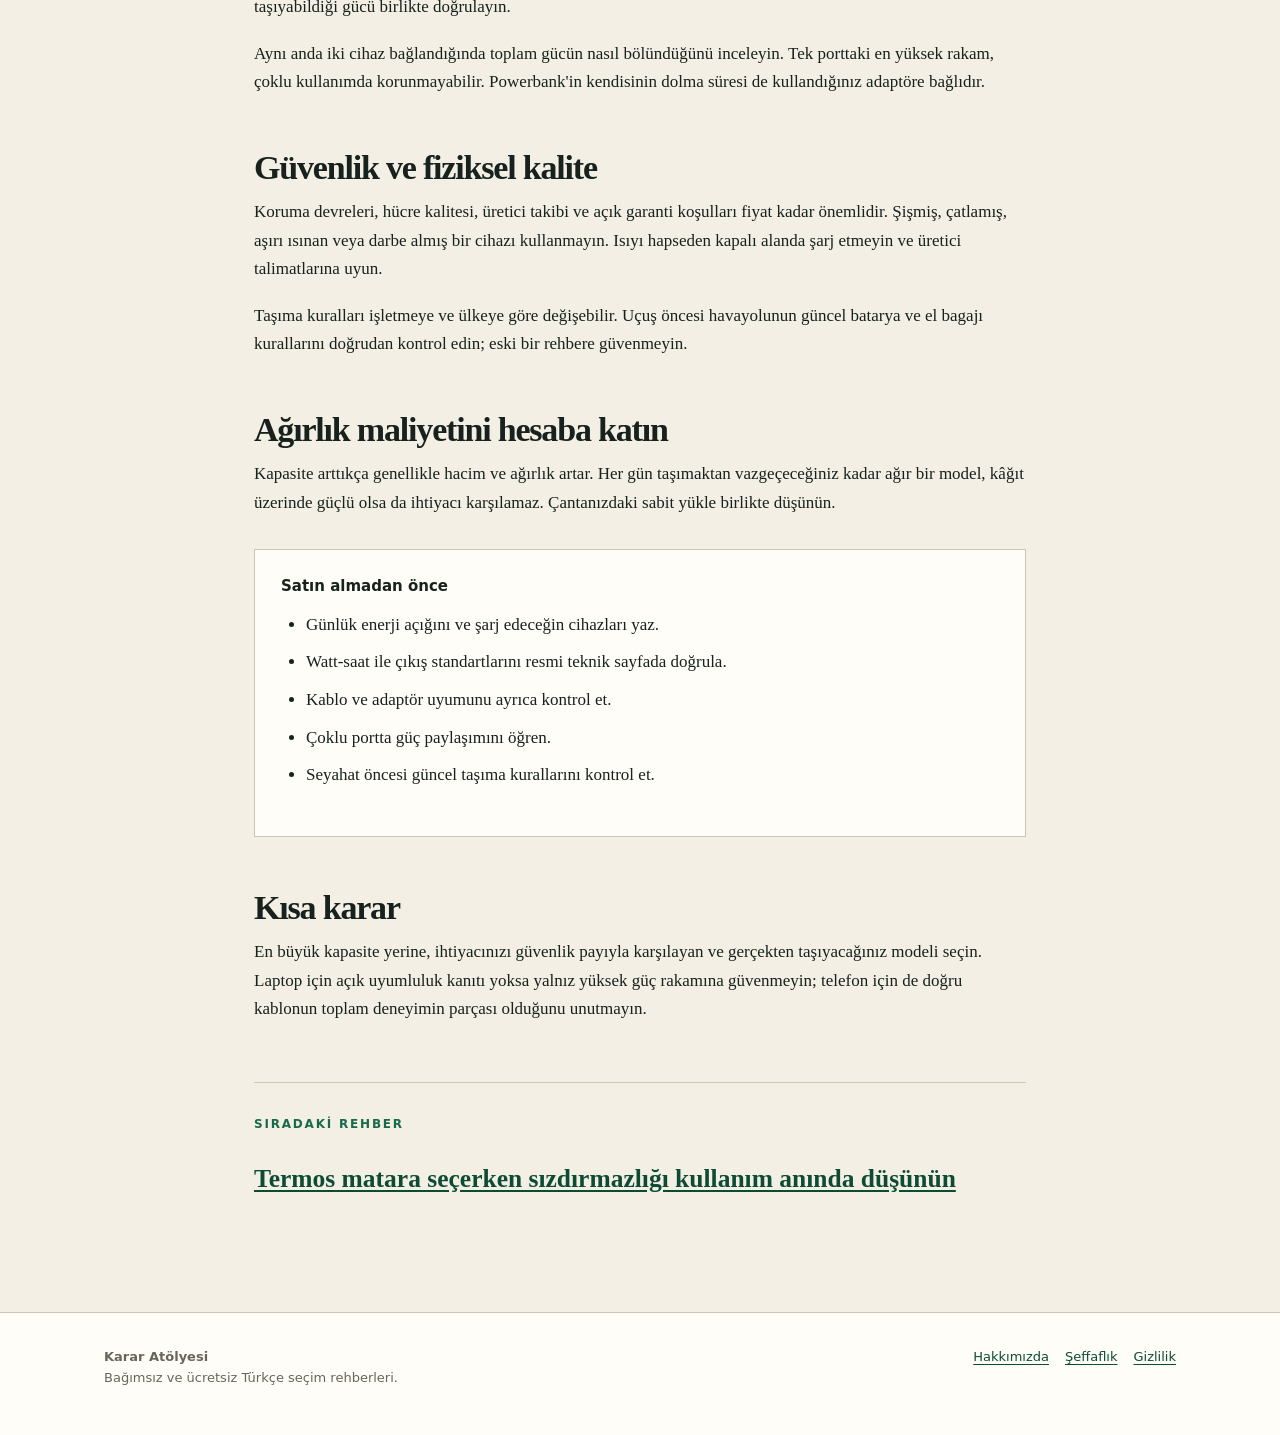
<file: rehberler/powerbank-secim-rehberi.html>
<!doctype html>
<html lang="tr">
<head>
  <meta charset="utf-8">
  <meta name="viewport" content="width=device-width, initial-scale=1">
  <meta name="description" content="Kapasite kaybı, bağlantı gücü, kablo ve uçuş kurallarını birlikte düşünmek için güvenli başlangıç rehberi.">
  <meta name="color-scheme" content="light">
  <link rel="canonical" href="https://srqsrtc9kc-lgtm.github.io/karar-atolyesi/rehberler/powerbank-secim-rehberi.html">
  <link rel="stylesheet" href="../style.css">
  <title>Powerbank kapasitesini etiketten değil senaryodan hesaplayın · Karar Atölyesi</title>
</head>
<body>

<a class="skip" href="#icerik">İçeriğe geç</a>
<header class="topbar"><nav class="nav" aria-label="Ana menü">
  <a class="brand" href="../index.html"><span class="brand-mark">K</span>Karar Atölyesi</a>
  <div class="nav-links">
    <a href="../index.html#rehberler">Rehberler</a>
    <a href="../hakkimizda.html">Hakkımızda</a>
    <a href="../seffaflik.html">Şeffaflık</a>
  </div>
</nav></header>

<main id="icerik" class="article-shell">
  <div class="crumbs"><a href="../index.html">Ana sayfa</a> / Günlük taşıma</div>
  <header class="article-head">
    <div class="eyebrow">Günlük taşıma · Rehber 05</div>
    <h1>Powerbank kapasitesini etiketten değil senaryodan hesaplayın</h1>
    <p class="summary">Kapasite kaybı, bağlantı gücü, kablo ve uçuş kurallarını birlikte düşünmek için güvenli başlangıç rehberi.</p>
    <div class="article-meta"><span>Yayın: 24 Ağustos 2026</span><span>7 dakika</span><span>Reklamsız rehber</span></div>
  </header>
  <aside class="notice"><strong>Şeffaflık notu:</strong> Bu sayfada şu anda gelir ortaklığı bağlantısı yoktur. İleride eklenirse bağlantının niteliği açıkça işaretlenir; komisyon ihtimali editoryal ölçütleri değiştirmez.</aside>
  <article class="article-body">
<p>Powerbank üzerindeki büyük kapasite sayısı, telefonunuza aktarılacak enerjiyle bire bir aynı değildir. Dönüştürme kayıpları, çalışma voltajı, kablo ve cihazın şarj davranışı sonucu etkiler. Bu nedenle “kaç kez doldurur?” hesabını tek bir bölme işlemi gibi görmemek gerekir.</p>
<h2>İhtiyacı gün cinsinden yazın</h2>
<p>Önce kullanım açığını belirleyin: Telefonunuz normal bir günde akşama yüzde kaçla ulaşıyor ve dışarıda ne kadar ek enerji gerekiyor? Yalnız acil durum için taşınacak küçük bir model ile telefon, kulaklık ve tablet besleyecek seyahat modeli aynı değildir.</p>
<ul><li>Günlük şehir kullanımı: ağırlık ve cepte taşınabilirlik öne çıkar.</li><li>Uzun yol: birden fazla çıkış ve toplam enerji önem kazanır.</li><li>Laptop desteği: yalnız kapasite değil, uygun güç standardı ve kablo gerekir.</li><li>Acil durum çantası: uzun beklemede kendi kendine boşalma ve düzenli kontrol planı önemlidir.</li></ul>
<h2>Etiket kapasitesini doğru yorumlayın</h2>
<p>Hücre kapasitesi belirli bir iç voltajda ifade edilir; USB çıkışında farklı voltaj ve dönüşüm vardır. Isı ve verim kayıpları nedeniyle kullanılabilir sonuç daha düşüktür. Üreticinin watt-saat bilgisini vermesi karşılaştırmayı kolaylaştırır; yalnız pazarlama görseline dayanmayın.</p>
<p>Telefon bataryası da şarj sırasında çalışmaya devam eder. Ekran, ağ ve uygulamalar enerji tükettiği için kapalı cihazla yapılan hesap gerçek kullanımda farklılaşır.</p>
<h2>Giriş ve çıkışları cihazlarla eşleştirin</h2>
<p>Bağlantı noktasının biçimi ile desteklediği güç aynı şey değildir. USB-C bulunması, her USB-C cihazı yüksek güçte şarj edeceği anlamına gelmez. Powerbank çıkış protokolünü, cihazınızın kabul ettiği standardı ve kablonun taşıyabildiği gücü birlikte doğrulayın.</p>
<p>Aynı anda iki cihaz bağlandığında toplam gücün nasıl bölündüğünü inceleyin. Tek porttaki en yüksek rakam, çoklu kullanımda korunmayabilir. Powerbank'in kendisinin dolma süresi de kullandığınız adaptöre bağlıdır.</p>
<h2>Güvenlik ve fiziksel kalite</h2>
<p>Koruma devreleri, hücre kalitesi, üretici takibi ve açık garanti koşulları fiyat kadar önemlidir. Şişmiş, çatlamış, aşırı ısınan veya darbe almış bir cihazı kullanmayın. Isıyı hapseden kapalı alanda şarj etmeyin ve üretici talimatlarına uyun.</p>
<p>Taşıma kuralları işletmeye ve ülkeye göre değişebilir. Uçuş öncesi havayolunun güncel batarya ve el bagajı kurallarını doğrudan kontrol edin; eski bir rehbere güvenmeyin.</p>
<h2>Ağırlık maliyetini hesaba katın</h2>
<p>Kapasite arttıkça genellikle hacim ve ağırlık artar. Her gün taşımaktan vazgeçeceğiniz kadar ağır bir model, kâğıt üzerinde güçlü olsa da ihtiyacı karşılamaz. Çantanızdaki sabit yükle birlikte düşünün.</p>
<div class="checklist"><strong>Satın almadan önce</strong><ul><li>Günlük enerji açığını ve şarj edeceğin cihazları yaz.</li><li>Watt-saat ile çıkış standartlarını resmi teknik sayfada doğrula.</li><li>Kablo ve adaptör uyumunu ayrıca kontrol et.</li><li>Çoklu portta güç paylaşımını öğren.</li><li>Seyahat öncesi güncel taşıma kurallarını kontrol et.</li></ul></div>
<h2>Kısa karar</h2><p>En büyük kapasite yerine, ihtiyacınızı güvenlik payıyla karşılayan ve gerçekten taşıyacağınız modeli seçin. Laptop için açık uyumluluk kanıtı yoksa yalnız yüksek güç rakamına güvenmeyin; telefon için de doğru kablonun toplam deneyimin parçası olduğunu unutmayın.</p>
</article>
  <div class="next"><span class="eyebrow">Sıradaki rehber</span><h2><a href="termos-matara-secim-rehberi.html">Termos matara seçerken sızdırmazlığı kullanım anında düşünün</a></h2></div>
</main>

<footer class="footer"><div class="footer-inner">
  <div><strong>Karar Atölyesi</strong><br>Bağımsız ve ücretsiz Türkçe seçim rehberleri.</div>
  <div class="footer-links">
    <a href="../hakkimizda.html">Hakkımızda</a>
    <a href="../seffaflik.html">Şeffaflık</a>
    <a href="../gizlilik.html">Gizlilik</a>
  </div>
</div></footer>
</body>
</html>
</file>
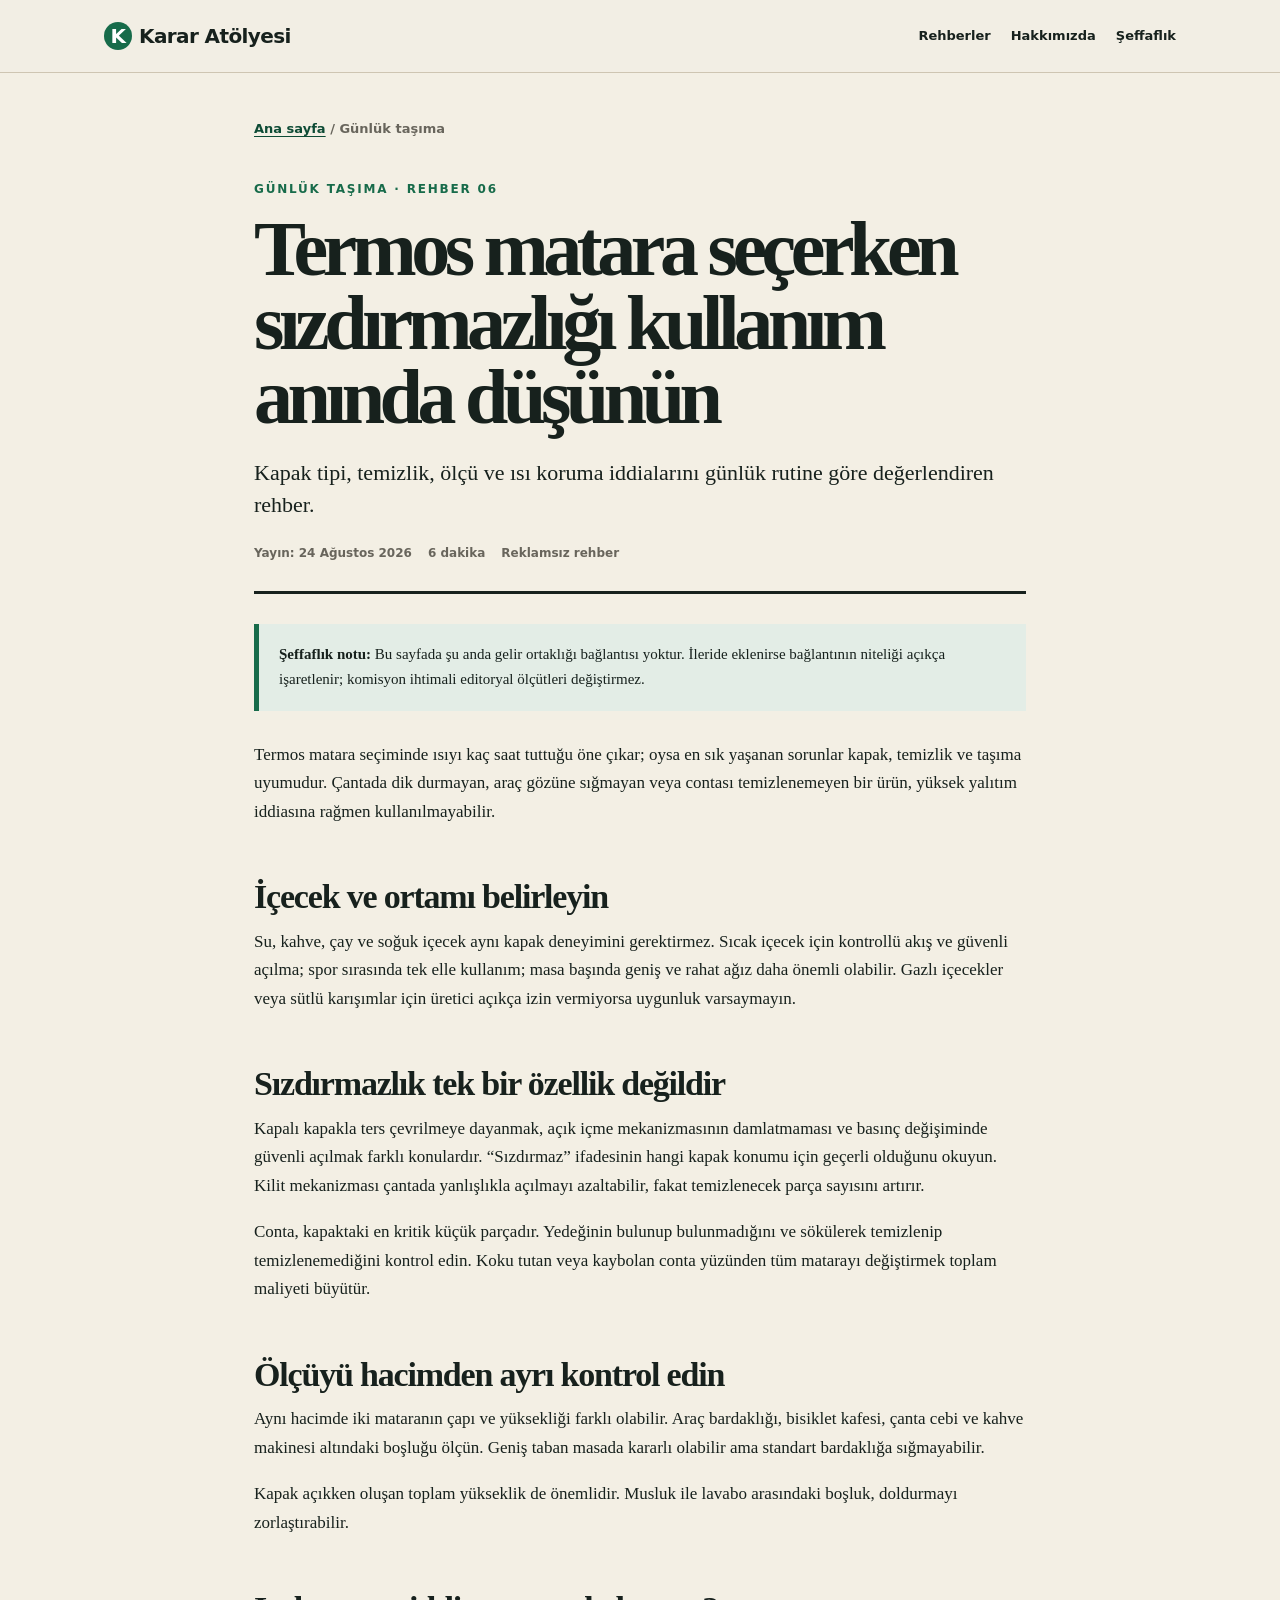
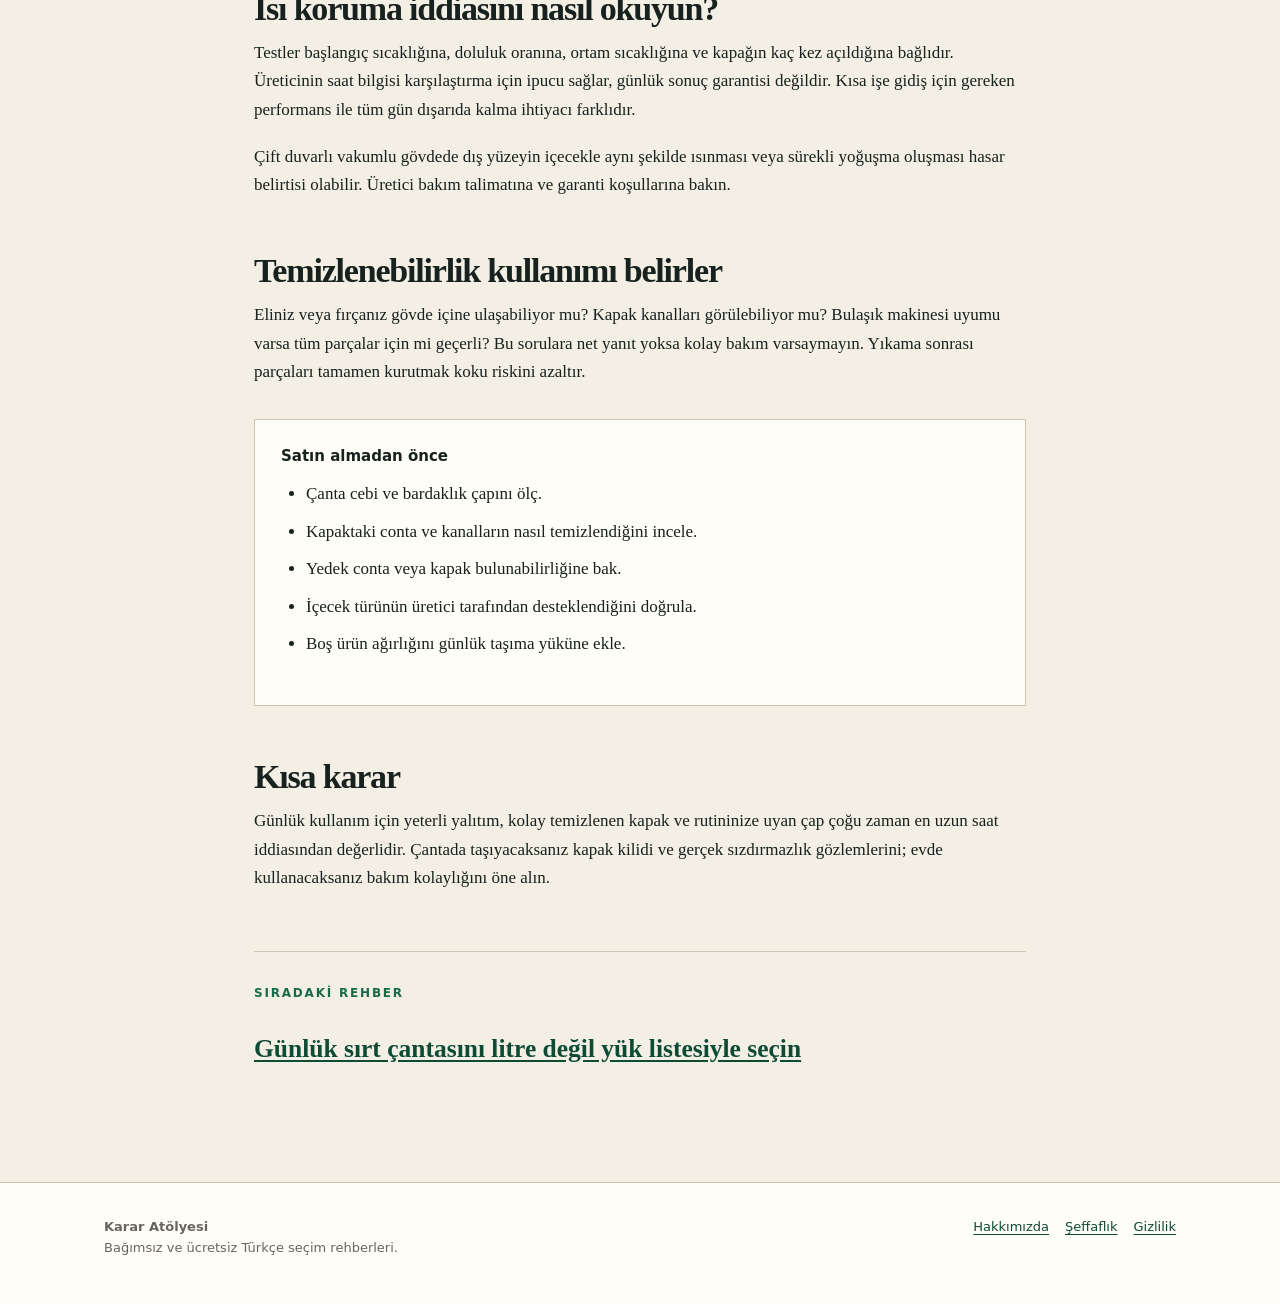
<file: rehberler/termos-matara-secim-rehberi.html>
<!doctype html>
<html lang="tr">
<head>
  <meta charset="utf-8">
  <meta name="viewport" content="width=device-width, initial-scale=1">
  <meta name="description" content="Kapak tipi, temizlik, ölçü ve ısı koruma iddialarını günlük rutine göre değerlendiren rehber.">
  <meta name="color-scheme" content="light">
  <link rel="canonical" href="https://srqsrtc9kc-lgtm.github.io/karar-atolyesi/rehberler/termos-matara-secim-rehberi.html">
  <link rel="stylesheet" href="../style.css">
  <title>Termos matara seçerken sızdırmazlığı kullanım anında düşünün · Karar Atölyesi</title>
</head>
<body>

<a class="skip" href="#icerik">İçeriğe geç</a>
<header class="topbar"><nav class="nav" aria-label="Ana menü">
  <a class="brand" href="../index.html"><span class="brand-mark">K</span>Karar Atölyesi</a>
  <div class="nav-links">
    <a href="../index.html#rehberler">Rehberler</a>
    <a href="../hakkimizda.html">Hakkımızda</a>
    <a href="../seffaflik.html">Şeffaflık</a>
  </div>
</nav></header>

<main id="icerik" class="article-shell">
  <div class="crumbs"><a href="../index.html">Ana sayfa</a> / Günlük taşıma</div>
  <header class="article-head">
    <div class="eyebrow">Günlük taşıma · Rehber 06</div>
    <h1>Termos matara seçerken sızdırmazlığı kullanım anında düşünün</h1>
    <p class="summary">Kapak tipi, temizlik, ölçü ve ısı koruma iddialarını günlük rutine göre değerlendiren rehber.</p>
    <div class="article-meta"><span>Yayın: 24 Ağustos 2026</span><span>6 dakika</span><span>Reklamsız rehber</span></div>
  </header>
  <aside class="notice"><strong>Şeffaflık notu:</strong> Bu sayfada şu anda gelir ortaklığı bağlantısı yoktur. İleride eklenirse bağlantının niteliği açıkça işaretlenir; komisyon ihtimali editoryal ölçütleri değiştirmez.</aside>
  <article class="article-body">
<p>Termos matara seçiminde ısıyı kaç saat tuttuğu öne çıkar; oysa en sık yaşanan sorunlar kapak, temizlik ve taşıma uyumudur. Çantada dik durmayan, araç gözüne sığmayan veya contası temizlenemeyen bir ürün, yüksek yalıtım iddiasına rağmen kullanılmayabilir.</p>
<h2>İçecek ve ortamı belirleyin</h2>
<p>Su, kahve, çay ve soğuk içecek aynı kapak deneyimini gerektirmez. Sıcak içecek için kontrollü akış ve güvenli açılma; spor sırasında tek elle kullanım; masa başında geniş ve rahat ağız daha önemli olabilir. Gazlı içecekler veya sütlü karışımlar için üretici açıkça izin vermiyorsa uygunluk varsaymayın.</p>
<h2>Sızdırmazlık tek bir özellik değildir</h2>
<p>Kapalı kapakla ters çevrilmeye dayanmak, açık içme mekanizmasının damlatmaması ve basınç değişiminde güvenli açılmak farklı konulardır. “Sızdırmaz” ifadesinin hangi kapak konumu için geçerli olduğunu okuyun. Kilit mekanizması çantada yanlışlıkla açılmayı azaltabilir, fakat temizlenecek parça sayısını artırır.</p>
<p>Conta, kapaktaki en kritik küçük parçadır. Yedeğinin bulunup bulunmadığını ve sökülerek temizlenip temizlenemediğini kontrol edin. Koku tutan veya kaybolan conta yüzünden tüm matarayı değiştirmek toplam maliyeti büyütür.</p>
<h2>Ölçüyü hacimden ayrı kontrol edin</h2>
<p>Aynı hacimde iki mataranın çapı ve yüksekliği farklı olabilir. Araç bardaklığı, bisiklet kafesi, çanta cebi ve kahve makinesi altındaki boşluğu ölçün. Geniş taban masada kararlı olabilir ama standart bardaklığa sığmayabilir.</p>
<p>Kapak açıkken oluşan toplam yükseklik de önemlidir. Musluk ile lavabo arasındaki boşluk, doldurmayı zorlaştırabilir.</p>
<h2>Isı koruma iddiasını nasıl okuyun?</h2>
<p>Testler başlangıç sıcaklığına, doluluk oranına, ortam sıcaklığına ve kapağın kaç kez açıldığına bağlıdır. Üreticinin saat bilgisi karşılaştırma için ipucu sağlar, günlük sonuç garantisi değildir. Kısa işe gidiş için gereken performans ile tüm gün dışarıda kalma ihtiyacı farklıdır.</p>
<p>Çift duvarlı vakumlu gövdede dış yüzeyin içecekle aynı şekilde ısınması veya sürekli yoğuşma oluşması hasar belirtisi olabilir. Üretici bakım talimatına ve garanti koşullarına bakın.</p>
<h2>Temizlenebilirlik kullanımı belirler</h2>
<p>Eliniz veya fırçanız gövde içine ulaşabiliyor mu? Kapak kanalları görülebiliyor mu? Bulaşık makinesi uyumu varsa tüm parçalar için mi geçerli? Bu sorulara net yanıt yoksa kolay bakım varsaymayın. Yıkama sonrası parçaları tamamen kurutmak koku riskini azaltır.</p>
<div class="checklist"><strong>Satın almadan önce</strong><ul><li>Çanta cebi ve bardaklık çapını ölç.</li><li>Kapaktaki conta ve kanalların nasıl temizlendiğini incele.</li><li>Yedek conta veya kapak bulunabilirliğine bak.</li><li>İçecek türünün üretici tarafından desteklendiğini doğrula.</li><li>Boş ürün ağırlığını günlük taşıma yüküne ekle.</li></ul></div>
<h2>Kısa karar</h2><p>Günlük kullanım için yeterli yalıtım, kolay temizlenen kapak ve rutininize uyan çap çoğu zaman en uzun saat iddiasından değerlidir. Çantada taşıyacaksanız kapak kilidi ve gerçek sızdırmazlık gözlemlerini; evde kullanacaksanız bakım kolaylığını öne alın.</p>
</article>
  <div class="next"><span class="eyebrow">Sıradaki rehber</span><h2><a href="gunluk-sirt-cantasi-secim-rehberi.html">Günlük sırt çantasını litre değil yük listesiyle seçin</a></h2></div>
</main>

<footer class="footer"><div class="footer-inner">
  <div><strong>Karar Atölyesi</strong><br>Bağımsız ve ücretsiz Türkçe seçim rehberleri.</div>
  <div class="footer-links">
    <a href="../hakkimizda.html">Hakkımızda</a>
    <a href="../seffaflik.html">Şeffaflık</a>
    <a href="../gizlilik.html">Gizlilik</a>
  </div>
</div></footer>
</body>
</html>
</file>
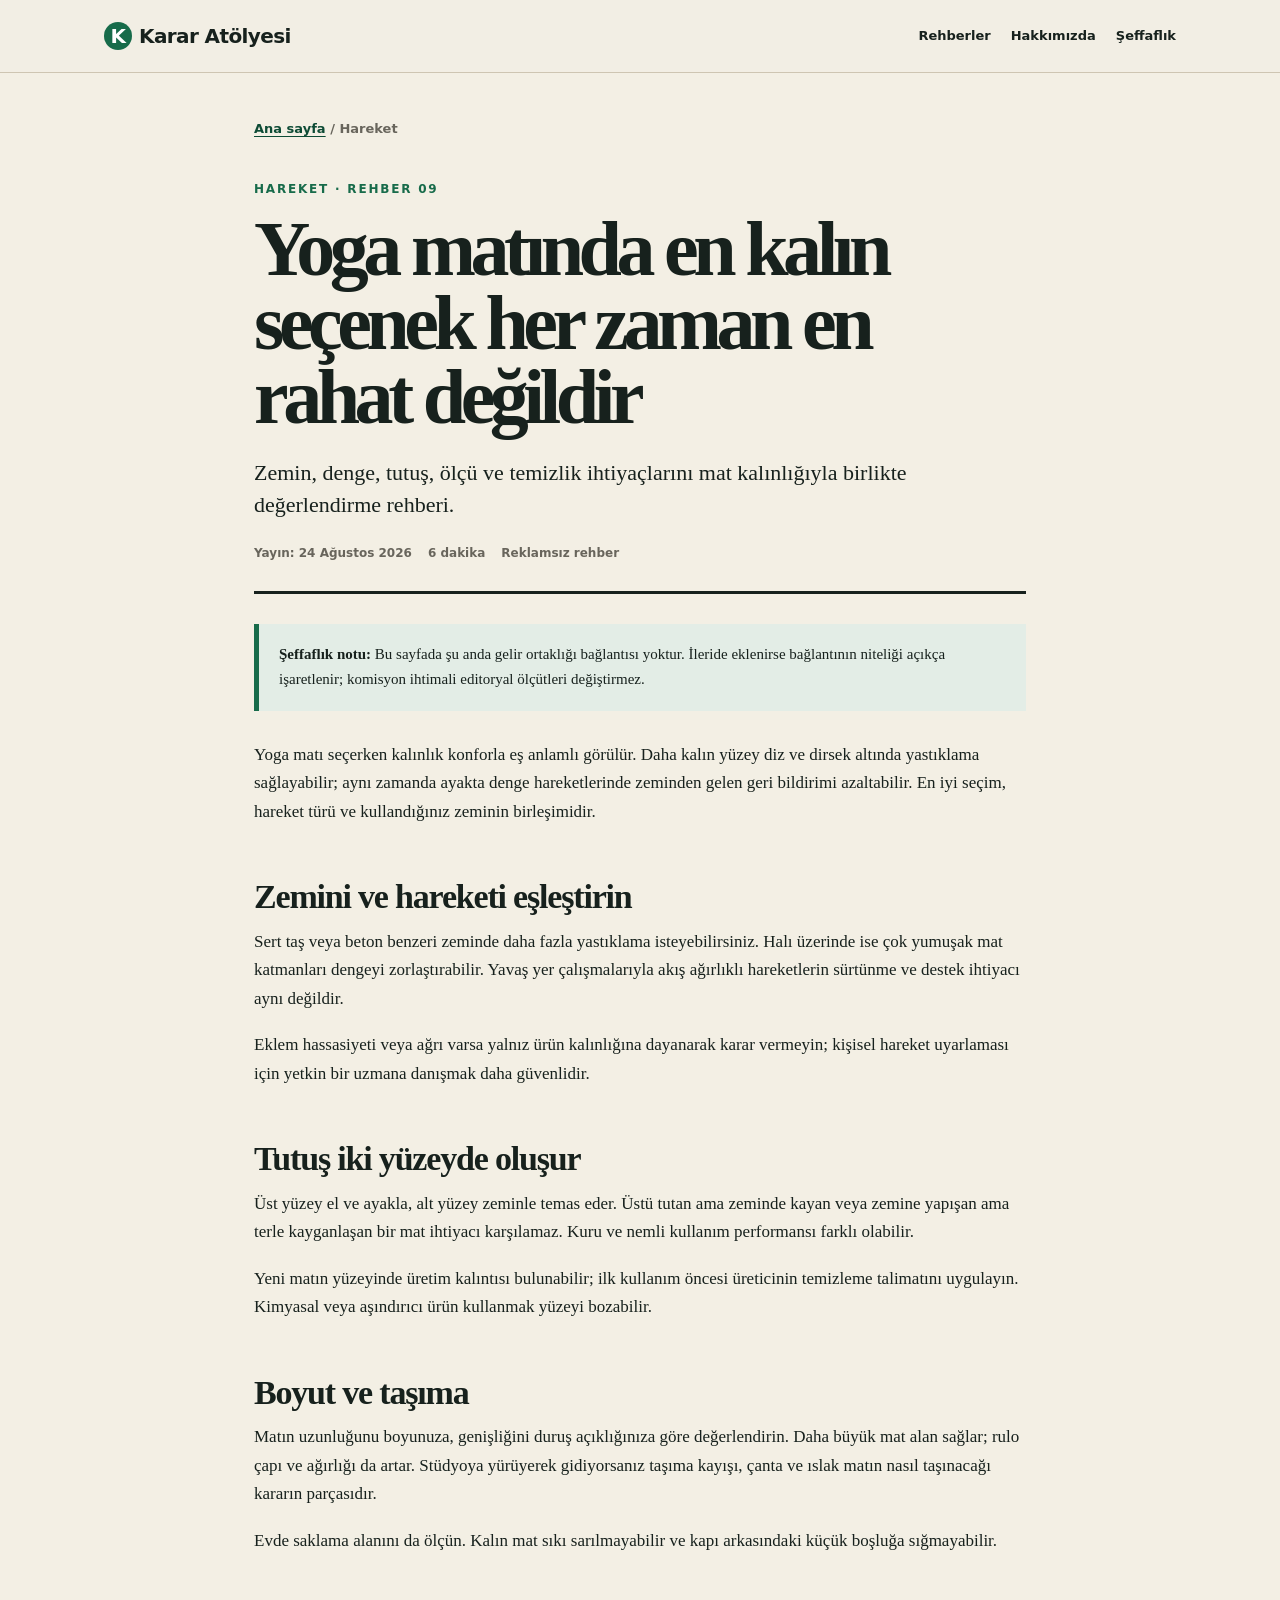
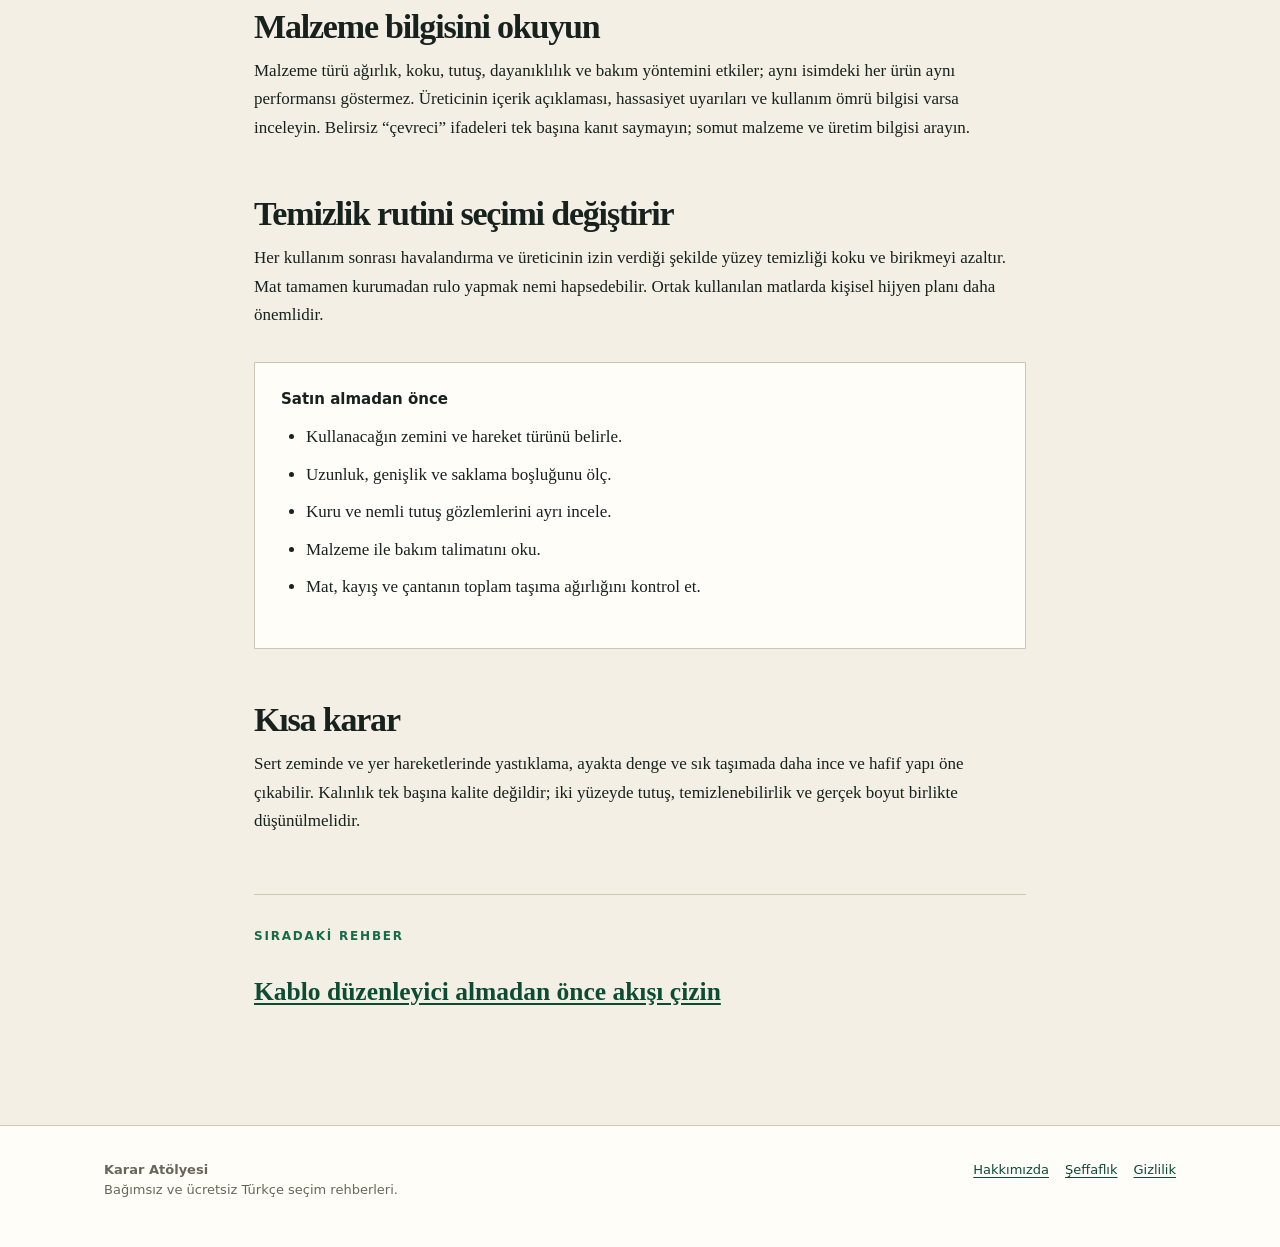
<file: rehberler/yoga-mati-secim-rehberi.html>
<!doctype html>
<html lang="tr">
<head>
  <meta charset="utf-8">
  <meta name="viewport" content="width=device-width, initial-scale=1">
  <meta name="description" content="Zemin, denge, tutuş, ölçü ve temizlik ihtiyaçlarını mat kalınlığıyla birlikte değerlendirme rehberi.">
  <meta name="color-scheme" content="light">
  <link rel="canonical" href="https://srqsrtc9kc-lgtm.github.io/karar-atolyesi/rehberler/yoga-mati-secim-rehberi.html">
  <link rel="stylesheet" href="../style.css">
  <title>Yoga matında en kalın seçenek her zaman en rahat değildir · Karar Atölyesi</title>
</head>
<body>

<a class="skip" href="#icerik">İçeriğe geç</a>
<header class="topbar"><nav class="nav" aria-label="Ana menü">
  <a class="brand" href="../index.html"><span class="brand-mark">K</span>Karar Atölyesi</a>
  <div class="nav-links">
    <a href="../index.html#rehberler">Rehberler</a>
    <a href="../hakkimizda.html">Hakkımızda</a>
    <a href="../seffaflik.html">Şeffaflık</a>
  </div>
</nav></header>

<main id="icerik" class="article-shell">
  <div class="crumbs"><a href="../index.html">Ana sayfa</a> / Hareket</div>
  <header class="article-head">
    <div class="eyebrow">Hareket · Rehber 09</div>
    <h1>Yoga matında en kalın seçenek her zaman en rahat değildir</h1>
    <p class="summary">Zemin, denge, tutuş, ölçü ve temizlik ihtiyaçlarını mat kalınlığıyla birlikte değerlendirme rehberi.</p>
    <div class="article-meta"><span>Yayın: 24 Ağustos 2026</span><span>6 dakika</span><span>Reklamsız rehber</span></div>
  </header>
  <aside class="notice"><strong>Şeffaflık notu:</strong> Bu sayfada şu anda gelir ortaklığı bağlantısı yoktur. İleride eklenirse bağlantının niteliği açıkça işaretlenir; komisyon ihtimali editoryal ölçütleri değiştirmez.</aside>
  <article class="article-body">
<p>Yoga matı seçerken kalınlık konforla eş anlamlı görülür. Daha kalın yüzey diz ve dirsek altında yastıklama sağlayabilir; aynı zamanda ayakta denge hareketlerinde zeminden gelen geri bildirimi azaltabilir. En iyi seçim, hareket türü ve kullandığınız zeminin birleşimidir.</p>
<h2>Zemini ve hareketi eşleştirin</h2>
<p>Sert taş veya beton benzeri zeminde daha fazla yastıklama isteyebilirsiniz. Halı üzerinde ise çok yumuşak mat katmanları dengeyi zorlaştırabilir. Yavaş yer çalışmalarıyla akış ağırlıklı hareketlerin sürtünme ve destek ihtiyacı aynı değildir.</p>
<p>Eklem hassasiyeti veya ağrı varsa yalnız ürün kalınlığına dayanarak karar vermeyin; kişisel hareket uyarlaması için yetkin bir uzmana danışmak daha güvenlidir.</p>
<h2>Tutuş iki yüzeyde oluşur</h2>
<p>Üst yüzey el ve ayakla, alt yüzey zeminle temas eder. Üstü tutan ama zeminde kayan veya zemine yapışan ama terle kayganlaşan bir mat ihtiyacı karşılamaz. Kuru ve nemli kullanım performansı farklı olabilir.</p>
<p>Yeni matın yüzeyinde üretim kalıntısı bulunabilir; ilk kullanım öncesi üreticinin temizleme talimatını uygulayın. Kimyasal veya aşındırıcı ürün kullanmak yüzeyi bozabilir.</p>
<h2>Boyut ve taşıma</h2>
<p>Matın uzunluğunu boyunuza, genişliğini duruş açıklığınıza göre değerlendirin. Daha büyük mat alan sağlar; rulo çapı ve ağırlığı da artar. Stüdyoya yürüyerek gidiyorsanız taşıma kayışı, çanta ve ıslak matın nasıl taşınacağı kararın parçasıdır.</p>
<p>Evde saklama alanını da ölçün. Kalın mat sıkı sarılmayabilir ve kapı arkasındaki küçük boşluğa sığmayabilir.</p>
<h2>Malzeme bilgisini okuyun</h2>
<p>Malzeme türü ağırlık, koku, tutuş, dayanıklılık ve bakım yöntemini etkiler; aynı isimdeki her ürün aynı performansı göstermez. Üreticinin içerik açıklaması, hassasiyet uyarıları ve kullanım ömrü bilgisi varsa inceleyin. Belirsiz “çevreci” ifadeleri tek başına kanıt saymayın; somut malzeme ve üretim bilgisi arayın.</p>
<h2>Temizlik rutini seçimi değiştirir</h2>
<p>Her kullanım sonrası havalandırma ve üreticinin izin verdiği şekilde yüzey temizliği koku ve birikmeyi azaltır. Mat tamamen kurumadan rulo yapmak nemi hapsedebilir. Ortak kullanılan matlarda kişisel hijyen planı daha önemlidir.</p>
<div class="checklist"><strong>Satın almadan önce</strong><ul><li>Kullanacağın zemini ve hareket türünü belirle.</li><li>Uzunluk, genişlik ve saklama boşluğunu ölç.</li><li>Kuru ve nemli tutuş gözlemlerini ayrı incele.</li><li>Malzeme ile bakım talimatını oku.</li><li>Mat, kayış ve çantanın toplam taşıma ağırlığını kontrol et.</li></ul></div>
<h2>Kısa karar</h2><p>Sert zeminde ve yer hareketlerinde yastıklama, ayakta denge ve sık taşımada daha ince ve hafif yapı öne çıkabilir. Kalınlık tek başına kalite değildir; iki yüzeyde tutuş, temizlenebilirlik ve gerçek boyut birlikte düşünülmelidir.</p>
</article>
  <div class="next"><span class="eyebrow">Sıradaki rehber</span><h2><a href="kablo-duzenleyici-secim-rehberi.html">Kablo düzenleyici almadan önce akışı çizin</a></h2></div>
</main>

<footer class="footer"><div class="footer-inner">
  <div><strong>Karar Atölyesi</strong><br>Bağımsız ve ücretsiz Türkçe seçim rehberleri.</div>
  <div class="footer-links">
    <a href="../hakkimizda.html">Hakkımızda</a>
    <a href="../seffaflik.html">Şeffaflık</a>
    <a href="../gizlilik.html">Gizlilik</a>
  </div>
</div></footer>
</body>
</html>
</file>
<file: style.css>
:root {
  --ink: #17211d;
  --paper: #f3efe4;
  --card: #fffdf7;
  --line: #cec5b2;
  --green: #176b4a;
  --green-dark: #0d4b35;
  --yellow: #f2c95c;
  --muted: #68655c;
  --max: 1120px;
}
* { box-sizing: border-box; }
html { scroll-behavior: smooth; }
body {
  margin: 0;
  background: var(--paper);
  color: var(--ink);
  font: 17px/1.68 Georgia, "Times New Roman", serif;
}
a { color: var(--green-dark); text-underline-offset: 3px; }
a:hover { color: var(--green); }
.skip { position: absolute; left: -9999px; }
.skip:focus { left: 12px; top: 12px; z-index: 99; background: white; padding: 10px; }
.topbar { border-bottom: 1px solid var(--line); background: rgba(243,239,228,.96); }
.nav {
  max-width: var(--max); margin: auto; min-height: 72px; padding: 0 24px;
  display: flex; align-items: center; justify-content: space-between; gap: 24px;
}
.brand { color: var(--ink); text-decoration: none; font: 800 20px/1 system-ui, sans-serif; letter-spacing: -.03em; }
.brand-mark { display: inline-grid; place-items: center; width: 28px; height: 28px; margin-right: 7px; border-radius: 50%; background: var(--green); color: white; }
.nav-links { display: flex; gap: 20px; flex-wrap: wrap; font: 700 13px/1.2 system-ui, sans-serif; }
.nav-links a { color: var(--ink); text-decoration: none; }
.wrap { max-width: var(--max); margin: auto; padding: 0 24px; }
.hero { padding: 76px 0 54px; border-bottom: 3px solid var(--ink); }
.eyebrow { color: var(--green); font: 800 12px/1.2 system-ui, sans-serif; letter-spacing: .15em; text-transform: uppercase; }
h1 { max-width: 930px; margin: 18px 0; font-size: clamp(48px, 9vw, 104px); line-height: .9; letter-spacing: -.07em; }
.lead { max-width: 760px; margin: 0; font-size: clamp(20px, 2.5vw, 27px); line-height: 1.45; }
.principles { display: grid; grid-template-columns: repeat(3, 1fr); gap: 1px; margin: 34px 0 0; border: 1px solid var(--line); background: var(--line); }
.principle { padding: 22px; background: var(--card); }
.principle strong { display: block; margin-bottom: 7px; font: 800 14px/1.2 system-ui, sans-serif; }
.section-head { display: flex; align-items: end; justify-content: space-between; gap: 20px; margin: 58px 0 22px; }
.section-head h2 { margin: 0; font-size: clamp(30px, 5vw, 50px); line-height: 1; letter-spacing: -.045em; }
.section-head p { max-width: 440px; margin: 0; color: var(--muted); }
.grid { display: grid; grid-template-columns: repeat(2, 1fr); gap: 18px; padding-bottom: 70px; }
.card { display: flex; flex-direction: column; min-height: 310px; padding: 28px; border: 1px solid var(--line); background: var(--card); text-decoration: none; color: var(--ink); transition: transform .15s ease, box-shadow .15s ease; }
.card:hover { color: var(--ink); transform: translateY(-3px); box-shadow: 0 12px 25px rgba(23,33,29,.09); }
.card .meta { color: var(--green); font: 800 11px/1.2 system-ui, sans-serif; letter-spacing: .1em; text-transform: uppercase; }
.card h3 { margin: 34px 0 14px; font-size: clamp(25px, 3vw, 36px); line-height: 1.05; letter-spacing: -.035em; }
.card p { margin: 0 0 24px; color: #484b45; }
.card .read { margin-top: auto; font: 800 13px/1.2 system-ui, sans-serif; }
.article-shell { max-width: 820px; margin: auto; padding: 48px 24px 90px; }
.crumbs { margin-bottom: 44px; color: var(--muted); font: 650 13px/1.3 system-ui, sans-serif; }
.article-head { padding-bottom: 30px; border-bottom: 3px solid var(--ink); }
.article-head h1 { max-width: 820px; margin: 16px 0 22px; font-size: clamp(42px, 8vw, 78px); line-height: .95; }
.article-head .summary { font-size: 22px; line-height: 1.48; }
.article-meta { display: flex; gap: 16px; flex-wrap: wrap; margin-top: 24px; color: var(--muted); font: 650 12px/1.3 system-ui, sans-serif; }
.notice { margin: 30px 0; padding: 18px 20px; border-left: 5px solid var(--green); background: #e3ede6; font-size: 15px; }
.article-body h2 { margin: 52px 0 12px; font-size: 34px; line-height: 1.1; letter-spacing: -.035em; }
.article-body h3 { margin: 32px 0 8px; font-size: 23px; line-height: 1.2; }
.article-body p { margin: 0 0 18px; }
.article-body ul, .article-body ol { margin: 10px 0 24px; padding-left: 25px; }
.article-body li { margin-bottom: 9px; }
.checklist { margin: 32px 0; padding: 22px 26px; border: 1px solid var(--line); background: var(--card); }
.checklist strong { font: 800 15px/1.2 system-ui, sans-serif; }
.next { margin-top: 58px; padding-top: 26px; border-top: 1px solid var(--line); }
.page { max-width: 780px; min-height: 65vh; padding: 60px 24px 90px; }
.page h1 { font-size: clamp(44px, 8vw, 74px); }
.page h2 { margin-top: 40px; font-size: 30px; }
.footer { border-top: 1px solid var(--line); background: var(--card); }
.footer-inner { max-width: var(--max); margin: auto; padding: 34px 24px 46px; display: flex; justify-content: space-between; gap: 24px; flex-wrap: wrap; color: var(--muted); font: 13px/1.6 system-ui, sans-serif; }
.footer-links { display: flex; gap: 16px; flex-wrap: wrap; }
@media (max-width: 760px) {
  .nav { align-items: flex-start; padding-top: 20px; padding-bottom: 20px; flex-direction: column; }
  .hero { padding-top: 52px; }
  .principles, .grid { grid-template-columns: 1fr; }
  .section-head { align-items: flex-start; flex-direction: column; }
  .card { min-height: 260px; }
}
@media (prefers-reduced-motion: reduce) { * { scroll-behavior: auto !important; transition: none !important; } }
</file>
